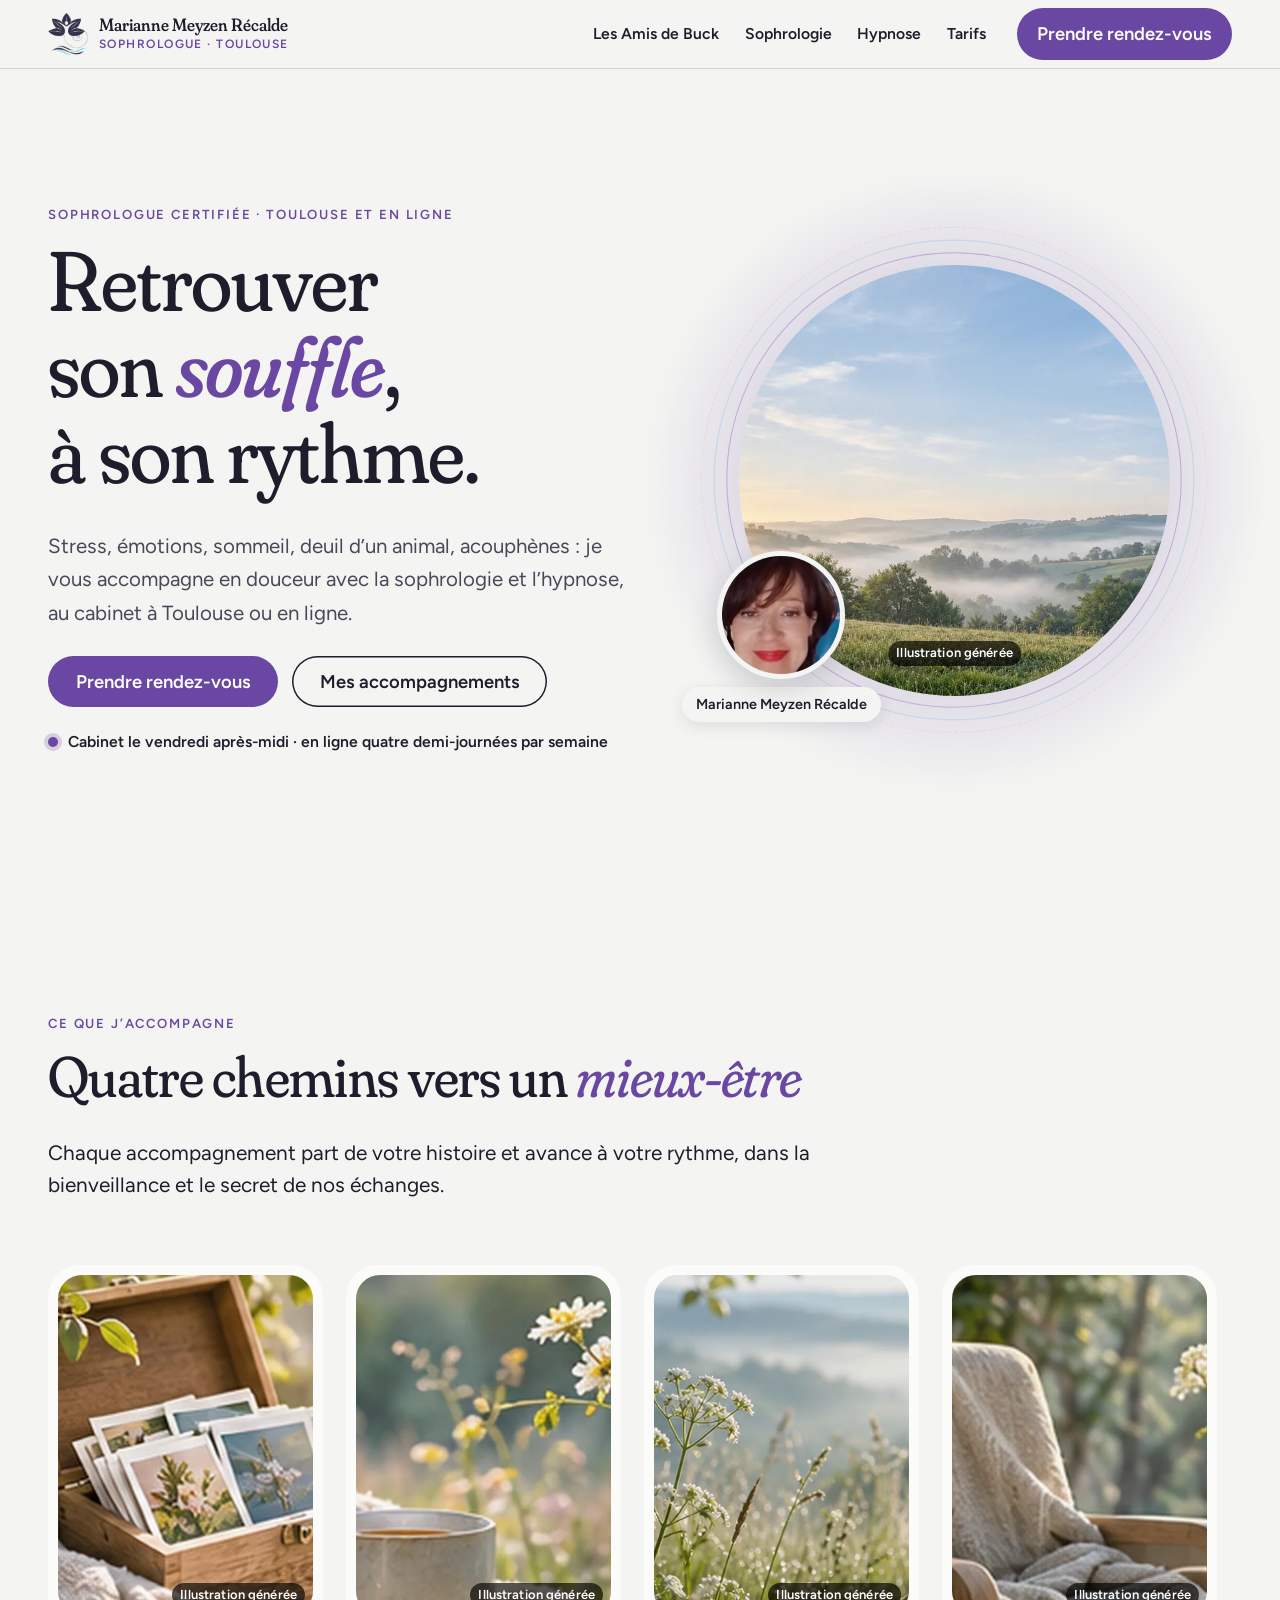
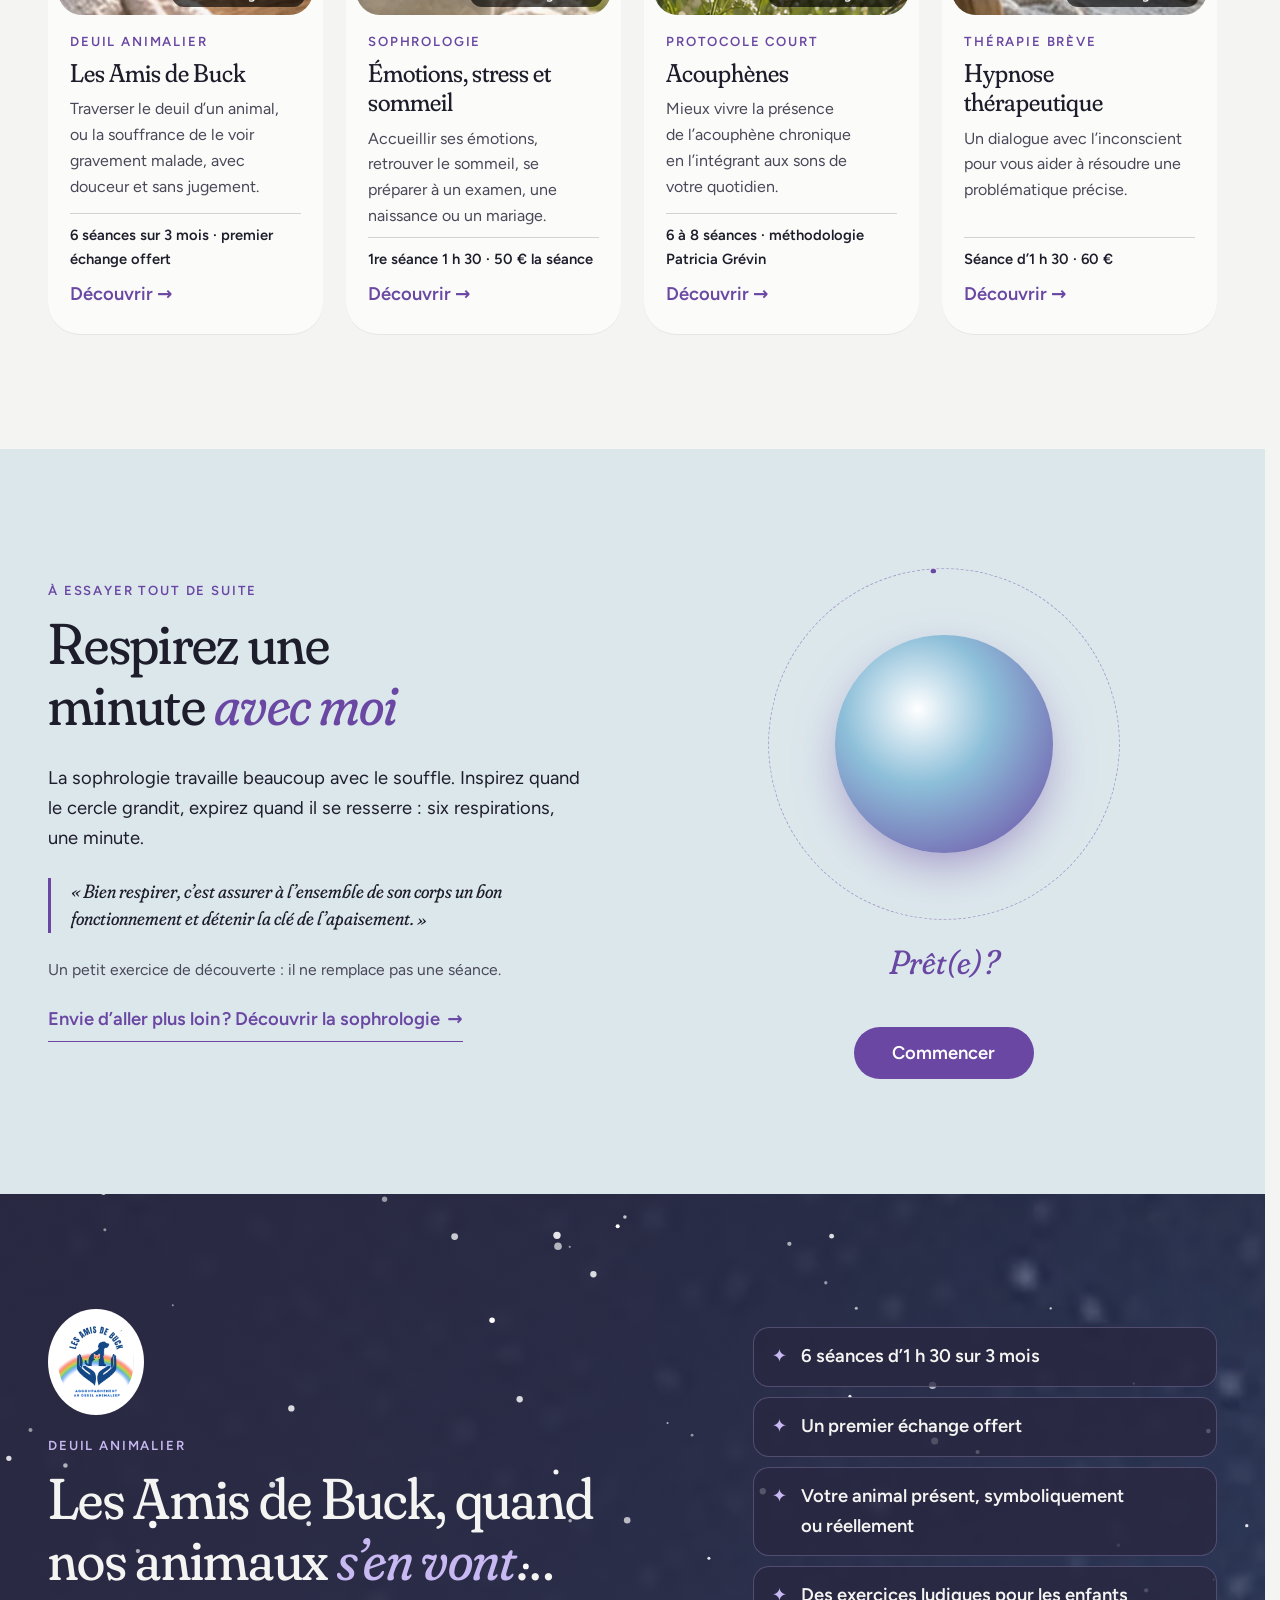
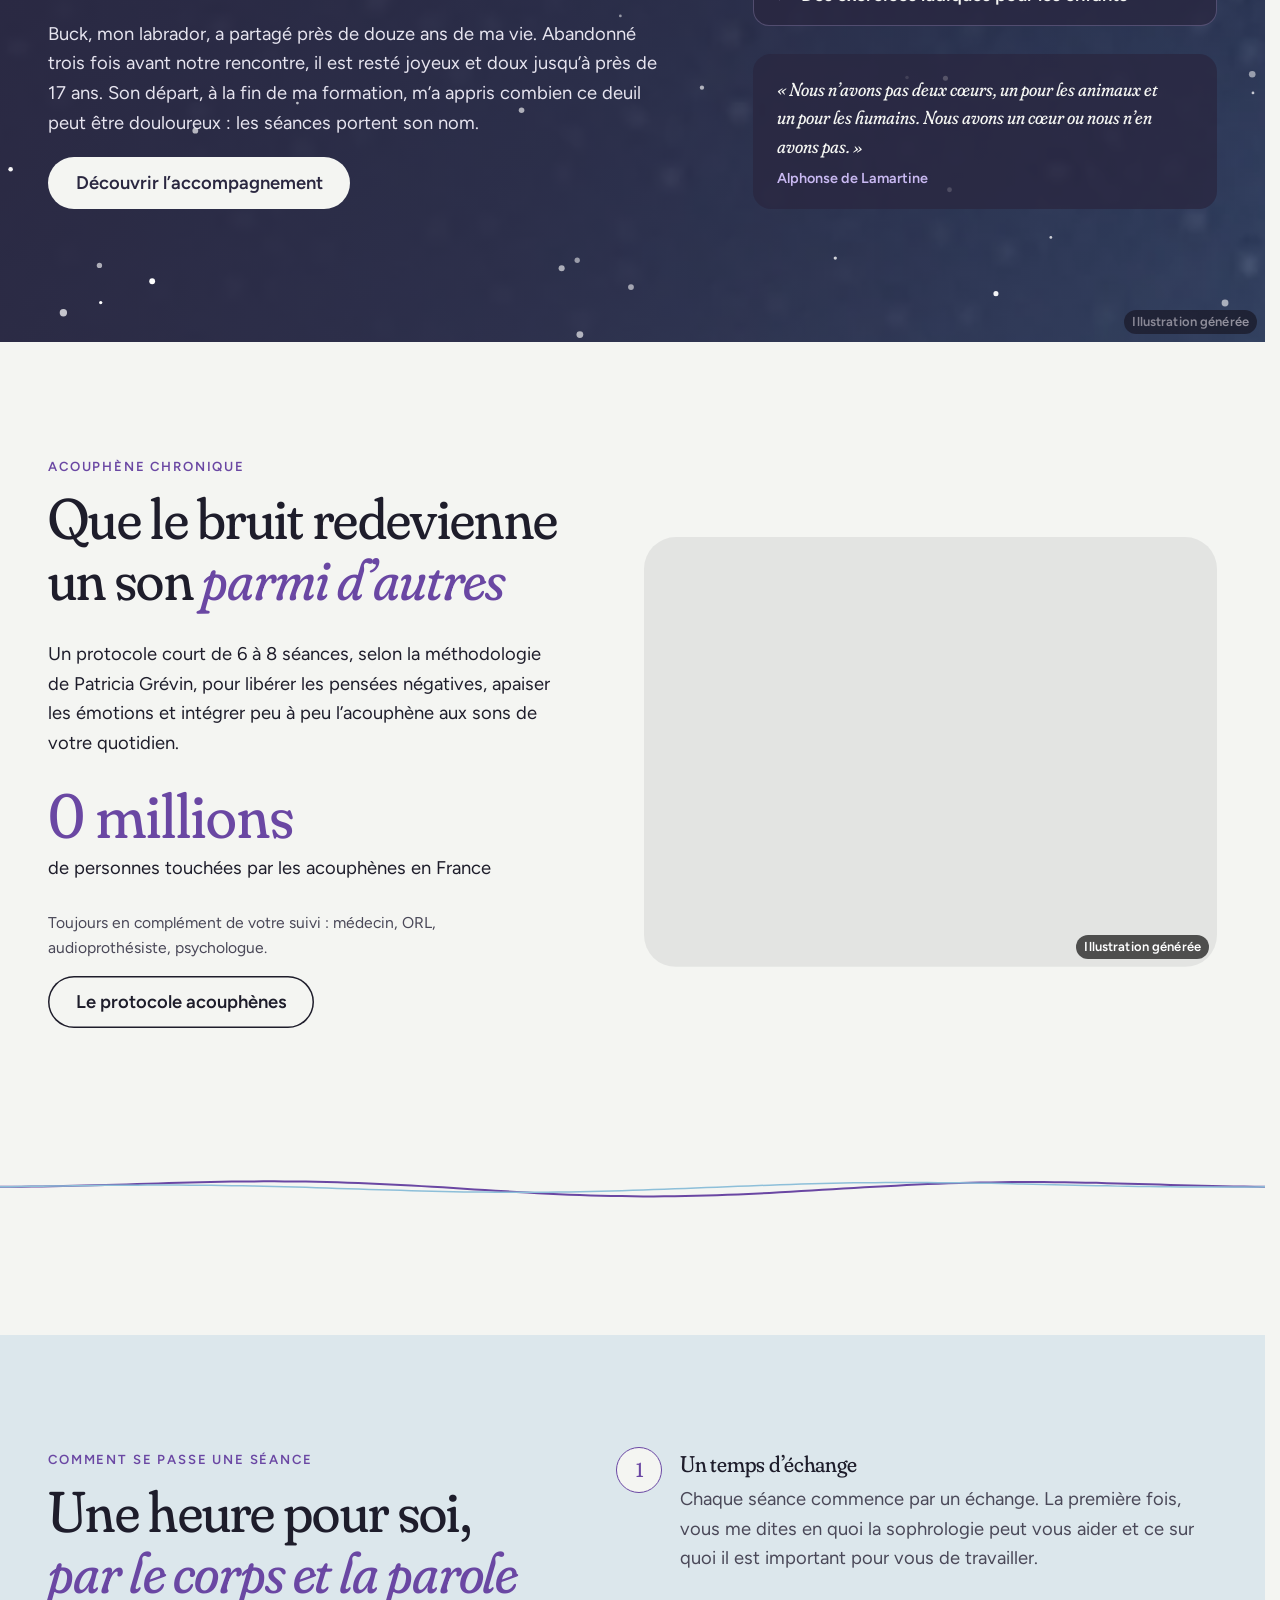
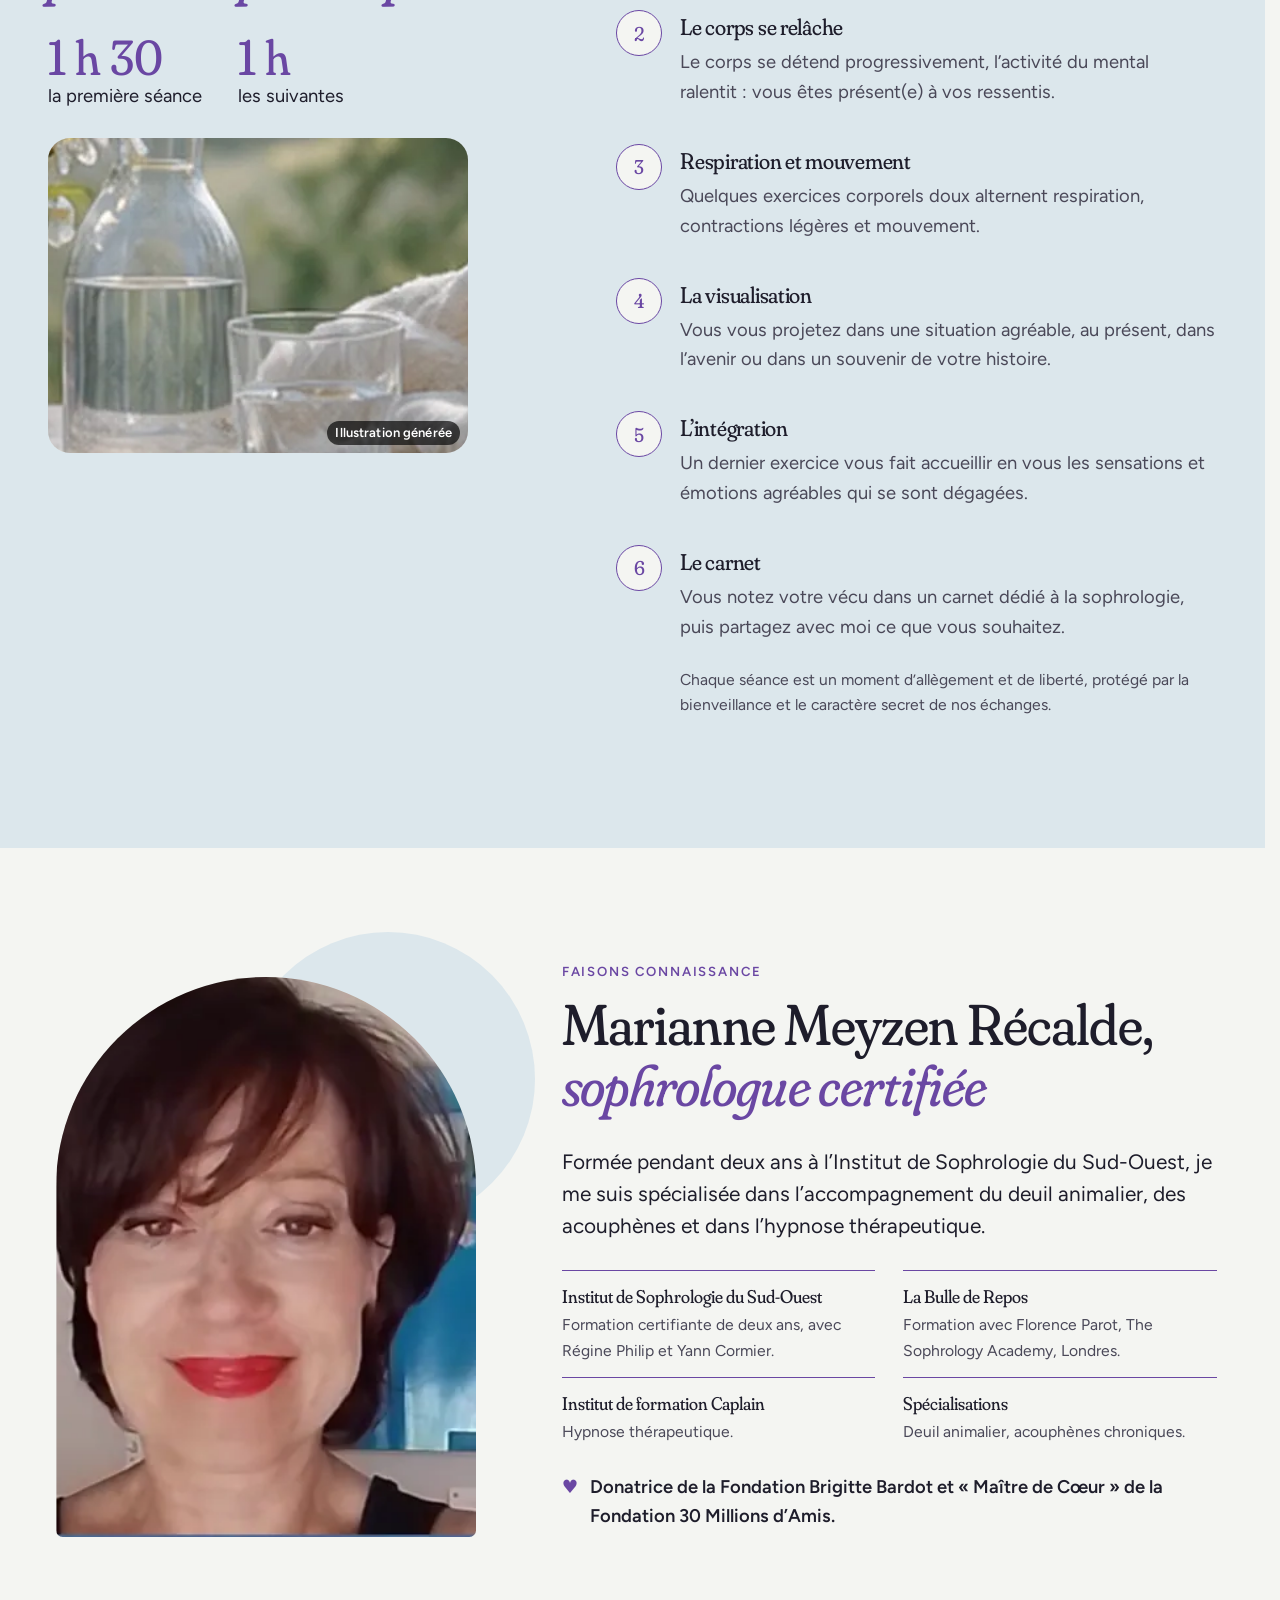
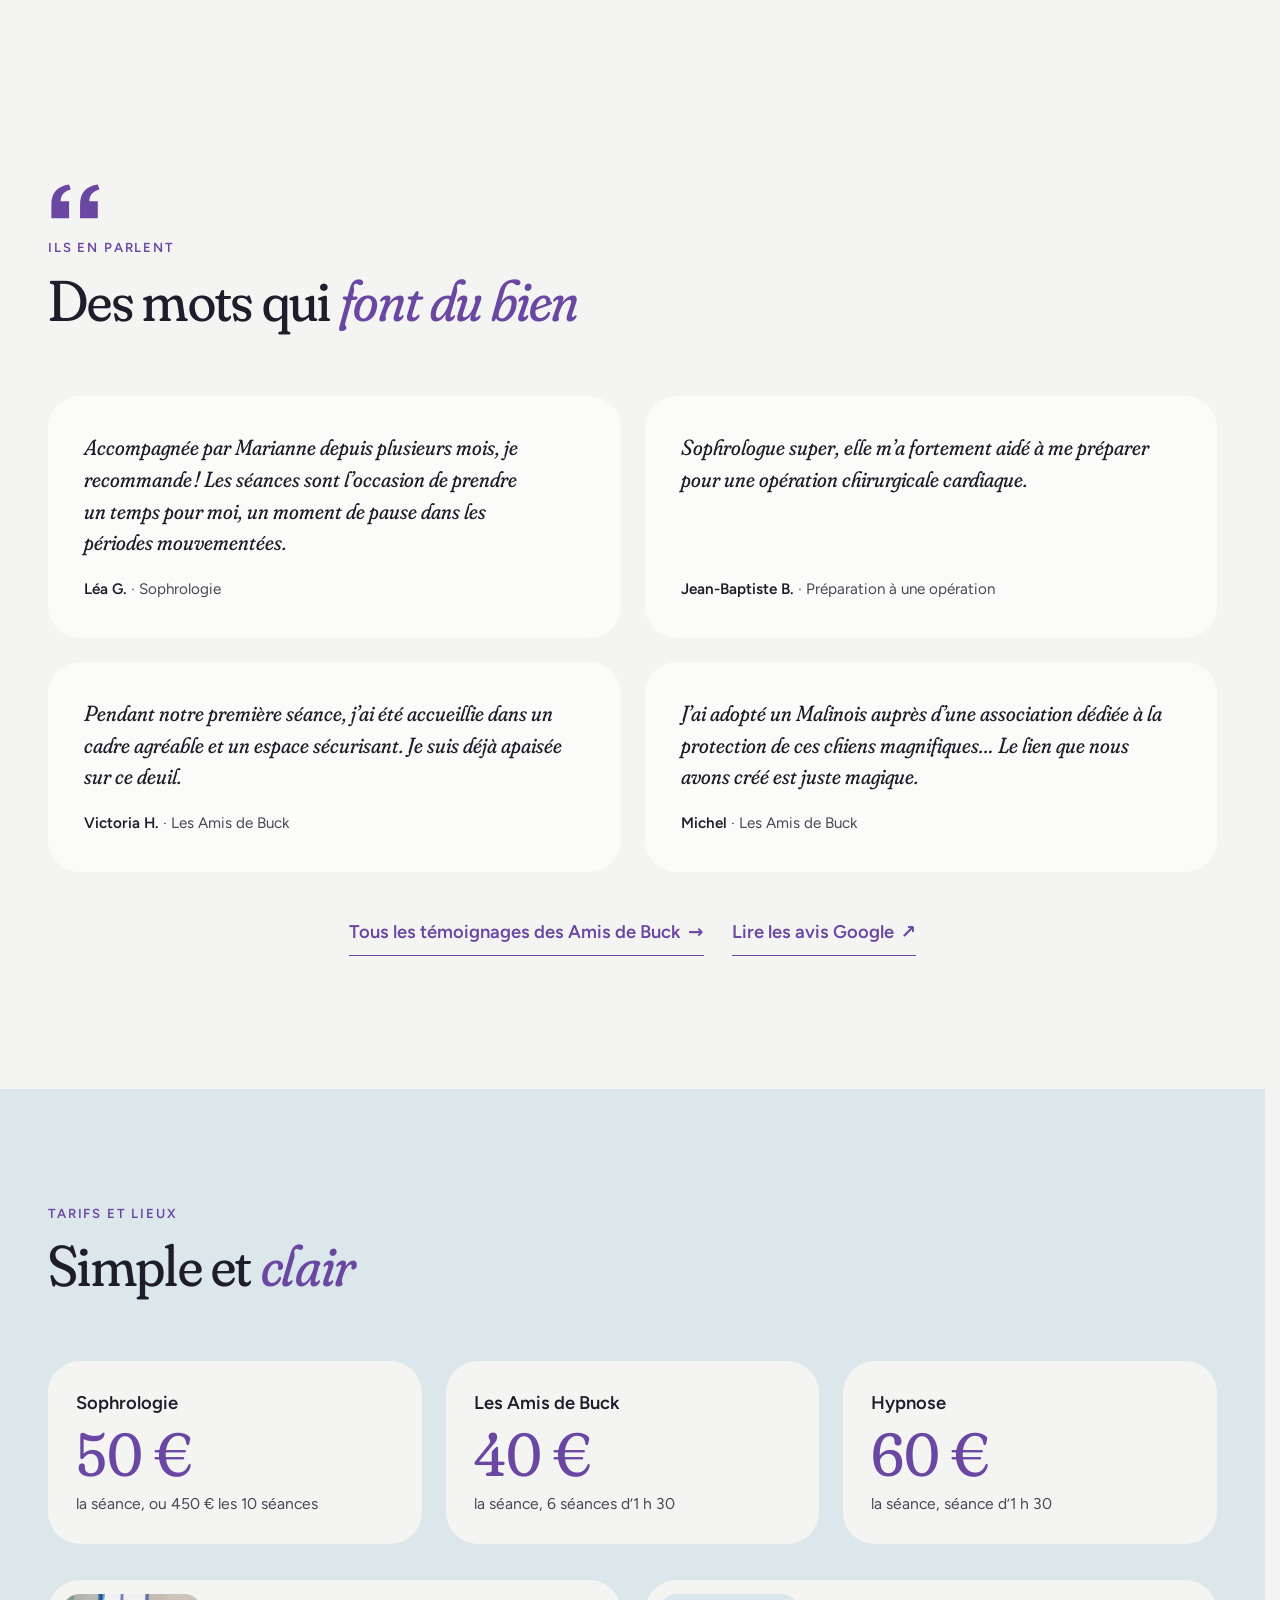
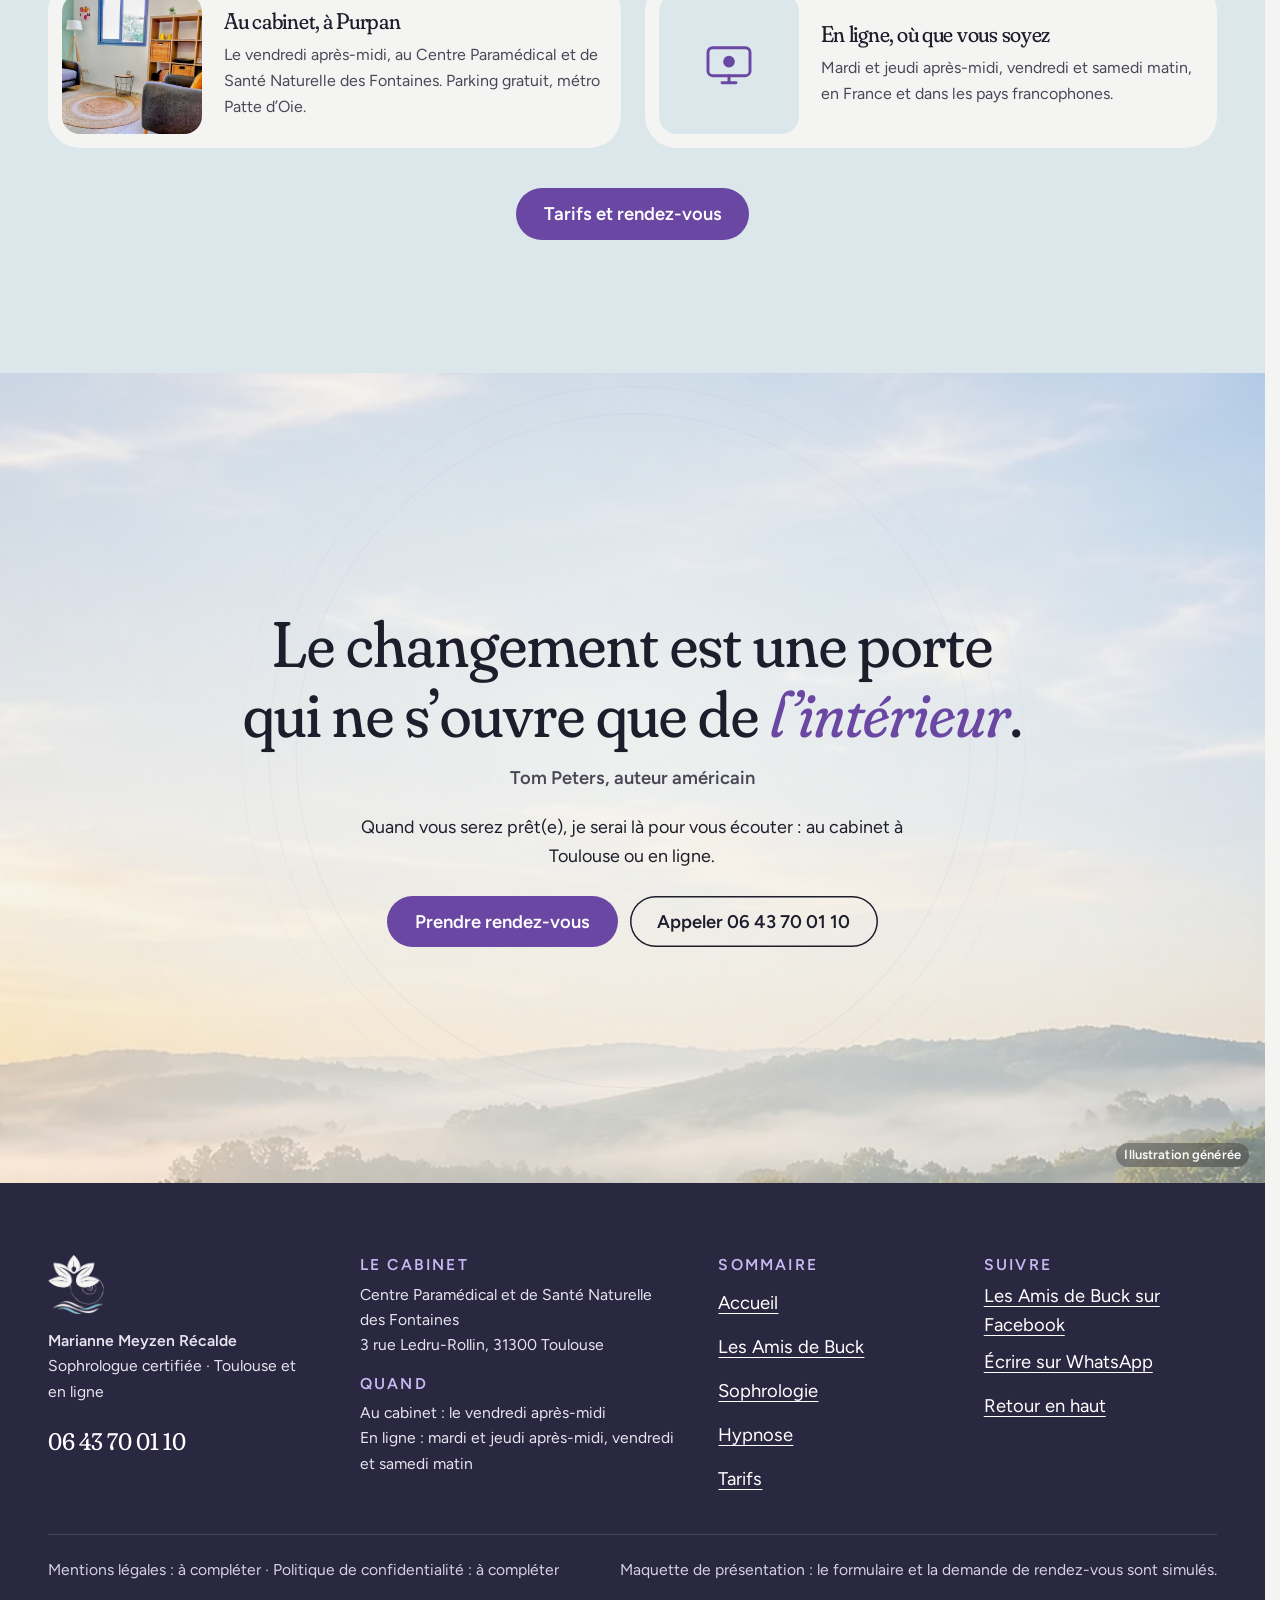
<file: index.html>
<!doctype html>
<html lang="fr" data-v="2" data-curseur>
<head>
<meta charset="utf-8">
<meta name="viewport" content="width=device-width, initial-scale=1, viewport-fit=cover">
<title>Marianne Meyzen Récalde, sophrologue à Toulouse et en ligne</title>
<meta name="description" content="Sophrologue certifiée à Toulouse (Purpan) et en ligne : stress et émotions, sommeil, deuil animalier avec Les Amis de Buck, acouphènes, hypnose thérapeutique.">
<meta name="robots" content="noindex, nofollow">
<link rel="canonical" href="https://sophrologue-toulouse-maquette.vercel.app/">
<style>:root{--fond:#F4F5F2;--texte:#1E1D2B;--voile-fond:#2A2740;--menu-fond:#2A2740}:root { --entete-h: 72px; --barres-h: 0px; } html { background: var(--fond); color: var(--texte); scrollbar-gutter: stable; } body { margin: 0; background: var(--fond); } html.js:not(.secours):not([data-arrivee="retour"]) [data-anime] { opacity: 0; } html.js:not(.secours):not([data-arrivee="retour"]) [data-anime].vu { opacity: 1; } [data-voile] { position: fixed; inset: 0; z-index: 900; background: var(--voile-fond); transform: translateY(100%); visibility: hidden; pointer-events: none; } html[data-arrivee="voile"]:not(.voile-leve):not(.secours) [data-voile] { transform: none; visibility: visible; } html.secours [data-voile] { visibility: hidden !important; } .ouverture-panneau { position: fixed; inset: 0; z-index: 850; display: none; place-content: center; justify-items: center; background: var(--ouverture-fond, var(--voile-fond)); color: var(--fond); text-align: center; } html.js[data-arrivee="intro"]:not(.secours):not(.intro-finie) .ouverture-panneau { display: grid; } html.defilement-bloque, html.defilement-bloque body, html.js[data-arrivee="intro"]:not(.secours):not(.intro-finie), html.js[data-arrivee="intro"]:not(.secours):not(.intro-finie) body, html[data-arrivee="voile"]:not(.voile-leve):not(.secours), html[data-arrivee="voile"]:not(.voile-leve):not(.secours) body { overflow: hidden; } html.js[data-arrivee="intro"]:not(.secours):not(.intro-finie) { background-color: var(--ouverture-fond, var(--voile-fond)); } html[data-arrivee="voile"]:not(.voile-leve):not(.secours) { background-color: var(--voile-fond); }</style>
<script>(function () {
var d = document.documentElement, ss = null, ls = null;
try { ss = window.sessionStorage; ls = window.localStorage; } catch (e) {}
d.classList.add('js');
var nav = performance.getEntriesByType ? performance.getEntriesByType('navigation')[0] : null;
var type = nav ? nav.type : 'navigate';
var depart = null;
try { depart = JSON.parse(ss.getItem('socle:depart') || 'null'); ss.removeItem('socle:depart'); } catch (e) {}
if (depart && !(Date.now() - depart.t < 15000)) depart = null;
var mode = type === 'back_forward' ? 'retour' : type === 'reload' ? 'intro' : depart ? 'voile' : 'intro';
d.setAttribute('data-arrivee', mode);
if (mode === 'voile' && depart.couleur) d.style.setProperty('--voile-fond', depart.couleur);
if (type === 'reload' && 'scrollRestoration' in history) {
history.scrollRestoration = 'manual';
}
try {
var choisie = ls && ls.getItem('socle:langue');
var langue = (d.lang || '').slice(0, 2);
if (choisie && choisie !== langue && type === 'navigate' && !depart) {
var alt = document.querySelector('link[rel="alternate"][hreflang="' + choisie + '"]');
if (alt) location.replace(new URL(alt.href).pathname + location.search + location.hash);
}
} catch (e) {}
setTimeout(function () { if (!d.classList.contains('demarre')) d.classList.add('secours'); }, 2000);
})();</script>
<link rel="preload" href="/assets/polices/fraunces.woff2" as="font" type="font/woff2" crossorigin>
<link rel="preload" href="/assets/polices/fraunces-italique.woff2" as="font" type="font/woff2" crossorigin>
<link rel="preload" href="/assets/polices/figtree-400.woff2" as="font" type="font/woff2" crossorigin>
<link rel="stylesheet" href="/assets/css/socle.css?v=2">
<link rel="stylesheet" href="/assets/css/site.css?v=2">
<link rel="modulepreload" href="/assets/js/site.js?v=2">
<link rel="modulepreload" href="/assets/js/socle/index.js?v=2">
<script src="/assets/vendor/gsap.min.js" defer></script>
<script src="/assets/vendor/ScrollTrigger.min.js" defer></script>
<script src="/assets/vendor/SplitText.min.js" defer></script>
<script type="module" src="/assets/js/site.js?v=2"></script>
<meta name="theme-color" content="#F4F5F2">
<link rel="icon" href="/assets/images/favicon.png" type="image/png">
<link rel="apple-touch-icon" href="/assets/images/apple-touch-icon.png">
<meta property="og:type" content="website">
<meta property="og:site_name" content="Marianne Meyzen Récalde">
<meta property="og:locale" content="fr_FR">
<meta property="og:title" content="Marianne Meyzen Récalde, sophrologue à Toulouse et en ligne">
<meta property="og:description" content="Sophrologue certifiée à Toulouse (Purpan) et en ligne : stress et émotions, sommeil, deuil animalier avec Les Amis de Buck, acouphènes, hypnose thérapeutique.">
<meta property="og:url" content="https://sophrologue-toulouse-maquette.vercel.app/">
<meta property="og:image" content="https://sophrologue-toulouse-maquette.vercel.app/assets/partage/accueil-fr.jpg">
<meta property="og:image:width" content="1200">
<meta property="og:image:height" content="630">
<meta property="og:image:alt" content="Marianne Meyzen Récalde, sophrologue : retrouver son souffle, à son rythme">
<meta name="twitter:card" content="summary_large_image">
<script type="application/ld+json">{"@context":"https://schema.org","@type":"HealthAndBeautyBusiness","name":"Marianne Meyzen Récalde, sophrologue","url":"https://sophrologue-toulouse-maquette.vercel.app/","telephone":"+33643700110","description":"Sophrologue certifiée à Toulouse et en ligne : gestion du stress et des émotions, deuil animalier (Les Amis de Buck), acouphènes, hypnose thérapeutique.","address":{"@type":"PostalAddress","streetAddress":"3 rue Ledru-Rollin","postalCode":"31300","addressLocality":"Toulouse","addressCountry":"FR"},"sameAs":["https://facebook.com/deuilanimalierlesamisdeBuck"]}</script>
</head>
<body id="haut">
<div data-voile data-forme="iris" aria-hidden="true"><div class="voile-contenu"><img src="/assets/images/logo-240.webp" alt="" width="56" height="59"><span data-voile-libelle>Accueil</span></div></div>
<div class="ouverture-panneau" data-ouverture aria-hidden="true">
  <div class="intro-scene">
    <span class="intro-anneau"></span><span class="intro-anneau"></span>
    <div class="intro-disque" data-ouverture-objet><img src="/assets/images/logo-240.webp" alt="" width="72" height="75"></div>
  </div>
  <p class="intro-mots"><span class="intro-mot intro-mot--in">Inspirez</span><span class="intro-mot intro-mot--ex">Expirez</span></p>
  <p class="ouverture-nom">Marianne Meyzen Récalde<span>Sophrologue à Toulouse</span></p>
</div>
<a class="evitement" href="#contenu">Aller au contenu</a>
<header data-entete>
  <div class="entete-rangee">
    <a class="entete-logo" href="/" data-libelle="Accueil" aria-current="page">
      <img src="/assets/images/logo-240.webp" alt="" width="40" height="42"><span class="entete-nom">Marianne Meyzen Récalde<small>Sophrologue · Toulouse</small></span>
    </a>
    <nav data-nav aria-label="Navigation principale">
      <ul><li><a href="/les-amis-de-buck" data-libelle="Les Amis de Buck">Les Amis de Buck</a></li><li><a href="/sophrologie" data-libelle="Sophrologie">Sophrologie</a></li><li><a href="/hypnose" data-libelle="Hypnose">Hypnose</a></li><li><a href="/rendez-vous" data-libelle="Tarifs">Tarifs</a></li></ul>
    </nav>
    <div class="entete-actions">
      <a class="bouton" href="/rendez-vous#choisir" data-libelle="Tarifs">Prendre rendez-vous</a>
      <button type="button" data-menu-bouton aria-controls="menu" aria-expanded="false" data-libelle-ouvrir="Menu" data-libelle-fermer="Fermer"><span data-libelle-bouton>Menu</span></button>
      <a class="menu-sansjs" href="#menu" data-menu-lien>Menu</a>
    </div>
  </div>
</header>
<script>/* Avant le premier affichage : rangées de la navigation (même règle que ajusterNav dans assets/js/socle/entete.js)
   et hauteur réelle de l'en-tête, pour que rien ne saute quand le JavaScript du site prend la main. */
(function () {
  var h = document.documentElement, u = document.querySelector('[data-nav] ul'), e = document.querySelector('[data-entete]');
  if (u) {
    var deborde = function () { return u.scrollWidth > u.clientWidth + 1; }, c = deborde();
    if (c && window.matchMedia('(min-width: 900px)').matches) {
      h.classList.add('nav-deux-rangees'); c = deborde();
      if (c) { h.classList.add('nav-deux-lignes'); var a = u.querySelector('a'); c = !a || u.getBoundingClientRect().height > a.getBoundingClientRect().height * 2.5; }
      if (c) h.classList.remove('nav-deux-rangees', 'nav-deux-lignes');
    }
    if (c) h.classList.add('nav-compacte');
  }
  if (e) h.style.setProperty('--entete-h', Math.round(e.getBoundingClientRect().height) + 'px');
})();</script>
<span id="menu-ferme" aria-hidden="true"></span>
<div id="menu" data-menu role="dialog" aria-modal="true" aria-label="Menu">
  <p class="menu-sansjs-fermer"><a href="#menu-ferme">Fermer</a></p>
  <ul><li style="--i:0"><a href="/" class="menu-lien" data-libelle="Accueil" aria-current="page"><span>Accueil</span><small>Retrouver son souffle</small></a></li><li style="--i:1"><a href="/les-amis-de-buck" class="menu-lien" data-libelle="Les Amis de Buck"><span>Les Amis de Buck</span><small>Deuil animalier</small></a></li><li style="--i:2"><a href="/sophrologie" class="menu-lien" data-libelle="Sophrologie"><span>Sophrologie</span><small>Émotions, stress, sommeil, acouphènes</small></a></li><li style="--i:3"><a href="/hypnose" class="menu-lien" data-libelle="Hypnose"><span>Hypnose</span><small>Thérapie brève</small></a></li><li style="--i:4"><a href="/rendez-vous" class="menu-lien" data-libelle="Tarifs"><span>Tarifs</span><small>Tarifs, cabinet, rendez-vous</small></a></li></ul>
  <div class="menu-contact">
    <p class="menu-actions"><a class="bouton" href="tel:+33643700110">Appeler 06 43 70 01 10</a><a class="bouton bouton--contour" href="https://calendar.app.google/daQRq3HRKrpuS9pt7" target="_blank" rel="noopener">Réserver au cabinet <span aria-hidden="true">↗</span><span class="visuellement-cache"> (nouvel onglet)</span></a></p>
    <p class="menu-horaires">Au cabinet : le vendredi après-midi<br>En ligne : mardi et jeudi après-midi, vendredi et samedi matin</p>
  </div>
</div>
<main id="contenu" tabindex="-1">
<section class="hero" id="debut">
  <div class="hero-texte">
    <p class="surtitre hero-sur" data-anime="gsap">Sophrologue certifiée · Toulouse et en ligne</p>
    <h1 class="hero-titre" data-anime="gsap">
      <span class="ligne-masque"><span class="hero-ligne">Retrouver</span></span>
      <span class="ligne-masque"><span class="hero-ligne" data-grille="typo">son <em>souffle</em>,</span></span>
      <span class="ligne-masque"><span class="hero-ligne">à son rythme.</span></span>
    </h1>
    <p class="hero-intro masque-ecran-tres-bas" data-anime="gsap">Stress, émotions, sommeil, deuil d’un animal, acouphènes : je vous accompagne en douceur avec la sophrologie et l’hypnose, au cabinet à Toulouse ou en ligne.</p>
    <div class="hero-actions" data-anime="gsap">
      <a href="/rendez-vous#choisir" class="bouton" data-libelle="Tarifs" data-action-principale data-survol="magnetique">Prendre rendez-vous</a>
      <a class="bouton bouton--contour" href="#accompagnements">Mes accompagnements</a>
    </div>
    <p class="hero-info" data-info-cle data-anime="gsap"><span class="point-vert" aria-hidden="true"></span>Cabinet le vendredi après-midi · en ligne quatre demi-journées par semaine</p>
  </div>
  <div class="hero-visuel">
    <span class="aura" aria-hidden="true"></span>
    <div class="souffle" data-effet="souffle" aria-hidden="true"><span></span><span></span><span></span></div>
    <figure class="media souffle-media" data-grok data-iris-centre="disque" style="--cadrage:50% 50%">
  <picture>
    <img src="/assets/images/grok/accueil-souffle-1280.webp" srcset="/assets/images/grok/accueil-souffle-640.webp 640w, /assets/images/grok/accueil-souffle-960.webp 960w, /assets/images/grok/accueil-souffle-1280.webp 1280w" sizes="(max-width: 760px) 80vw, 42vw" alt="Ciel clair du matin au-dessus de collines dans la brume" width="1280" height="1280" fetchpriority="high" loading="eager" decoding="async">
  </picture><figcaption class="mention-ia">Illustration générée</figcaption>
</figure>
    <figure class="medaillon" data-anime="gsap">
      <figure class="media medaillon-media" style="--cadrage:50% 30%">
  <picture>
    <img src="/assets/images/marianne-576.webp" srcset="/assets/images/marianne-320.webp 320w, /assets/images/marianne-480.webp 480w, /assets/images/marianne-576.webp 576w" sizes="120px" alt="Marianne Meyzen Récalde, sophrologue, souriante" width="576" height="768" loading="lazy" decoding="async">
  </picture>
</figure>
      <figcaption>Marianne Meyzen Récalde</figcaption>
    </figure>
  </div>
</section>
<section class="section accompagnements" id="accompagnements">
  <div class="conteneur">
    <div class="tete-section">
      <p class="surtitre" data-anime>Ce que j’accompagne</p>
      <h2 data-anime="lignes">Quatre chemins vers un <em>mieux-être</em></h2>
      <p class="chapo" data-anime>Chaque accompagnement part de votre histoire et avance à votre rythme, dans la bienveillance et le secret de nos échanges.</p>
    </div>
    <p class="glisser" aria-hidden="true">Faites glisser →</p>
    <div class="rangee" data-galerie tabindex="0" role="region" aria-label="Ce que j’accompagne">
    <ul class="cartes-acc" data-anime="cascade">
      <li class="carte-acc" data-survol="incline" data-survol-force="4">
        <a href="/les-amis-de-buck" data-libelle="Les Amis de Buck" class="carte-acc-lien">
          <figure class="media carte-acc-media" data-grok data-fx="zoom" style="--cadrage:50% 50%">
  <picture>
    <img src="/assets/images/grok/buck-souvenirs-960.webp" srcset="/assets/images/grok/buck-souvenirs-480.webp 480w, /assets/images/grok/buck-souvenirs-640.webp 640w, /assets/images/grok/buck-souvenirs-960.webp 960w" sizes="(max-width: 760px) 86vw, (max-width: 1100px) 45vw, 22vw" alt="Une boîte en bois pleine de photos souvenirs, posée sur un plaid au soleil" width="960" height="1200" loading="lazy" decoding="async">
  </picture><figcaption class="mention-ia">Illustration générée</figcaption>
</figure>
          <span class="carte-acc-corps">
            <span class="surtitre">Deuil animalier</span>
            <span class="carte-acc-titre">Les Amis de Buck</span>
            <span class="carte-acc-texte">Traverser le deuil d’un animal, ou la souffrance de le voir gravement malade, avec douceur et sans jugement.</span>
            <span class="carte-acc-repere">6 séances sur 3 mois · premier échange offert</span>
            <span class="carte-acc-plus">Découvrir <span aria-hidden="true">→</span></span>
          </span>
        </a>
      </li><li class="carte-acc" data-survol="incline" data-survol-force="4">
        <a href="/sophrologie#domaines" data-libelle="Sophrologie" class="carte-acc-lien">
          <figure class="media carte-acc-media" data-grok data-fx="zoom" style="--cadrage:50% 50%">
  <picture>
    <img src="/assets/images/grok/carte-emotions-784.webp" srcset="/assets/images/grok/carte-emotions-480.webp 480w, /assets/images/grok/carte-emotions-640.webp 640w, /assets/images/grok/carte-emotions-784.webp 784w" sizes="(max-width: 760px) 86vw, (max-width: 1100px) 45vw, 22vw" alt="Une tasse et un plaid près de fleurs des champs, dans la lumière du matin" width="784" height="1176" loading="lazy" decoding="async">
  </picture><figcaption class="mention-ia">Illustration générée</figcaption>
</figure>
          <span class="carte-acc-corps">
            <span class="surtitre">Sophrologie</span>
            <span class="carte-acc-titre">Émotions, stress et sommeil</span>
            <span class="carte-acc-texte">Accueillir ses émotions, retrouver le sommeil, se préparer à un examen, une naissance ou un mariage.</span>
            <span class="carte-acc-repere">1re séance 1 h 30 · 50 € la séance</span>
            <span class="carte-acc-plus">Découvrir <span aria-hidden="true">→</span></span>
          </span>
        </a>
      </li><li class="carte-acc" data-survol="incline" data-survol-force="4">
        <a href="/sophrologie#acouphenes" data-libelle="Sophrologie" class="carte-acc-lien">
          <figure class="media carte-acc-media" data-grok data-fx="zoom" style="--cadrage:50% 50%">
  <picture>
    <img src="/assets/images/grok/carte-acouphenes-784.webp" srcset="/assets/images/grok/carte-acouphenes-480.webp 480w, /assets/images/grok/carte-acouphenes-640.webp 640w, /assets/images/grok/carte-acouphenes-784.webp 784w" sizes="(max-width: 760px) 86vw, (max-width: 1100px) 45vw, 22vw" alt="Herbes hautes et fleurs sauvages couvertes de rosée, vallée dans la brume" width="784" height="1176" loading="lazy" decoding="async">
  </picture><figcaption class="mention-ia">Illustration générée</figcaption>
</figure>
          <span class="carte-acc-corps">
            <span class="surtitre">Protocole court</span>
            <span class="carte-acc-titre">Acouphènes</span>
            <span class="carte-acc-texte">Mieux vivre la présence de l’acouphène chronique en l’intégrant aux sons de votre quotidien.</span>
            <span class="carte-acc-repere">6 à 8 séances · méthodologie Patricia Grévin</span>
            <span class="carte-acc-plus">Découvrir <span aria-hidden="true">→</span></span>
          </span>
        </a>
      </li><li class="carte-acc" data-survol="incline" data-survol-force="4">
        <a href="/hypnose" data-libelle="Hypnose" class="carte-acc-lien">
          <figure class="media carte-acc-media" data-grok data-fx="zoom" style="--cadrage:50% 50%">
  <picture>
    <img src="/assets/images/grok/carte-hypnose-784.webp" srcset="/assets/images/grok/carte-hypnose-480.webp 480w, /assets/images/grok/carte-hypnose-640.webp 640w, /assets/images/grok/carte-hypnose-784.webp 784w" sizes="(max-width: 760px) 86vw, (max-width: 1100px) 45vw, 22vw" alt="Un fauteuil en lin et un plaid dans une pièce calme et lumineuse" width="784" height="1176" loading="lazy" decoding="async">
  </picture><figcaption class="mention-ia">Illustration générée</figcaption>
</figure>
          <span class="carte-acc-corps">
            <span class="surtitre">Thérapie brève</span>
            <span class="carte-acc-titre">Hypnose thérapeutique</span>
            <span class="carte-acc-texte">Un dialogue avec l’inconscient pour vous aider à résoudre une problématique précise.</span>
            <span class="carte-acc-repere">Séance d’1 h 30 · 60 €</span>
            <span class="carte-acc-plus">Découvrir <span aria-hidden="true">→</span></span>
          </span>
        </a>
      </li>
    </ul>
    </div>
  </div>
</section>
<section class="section respirer fond-ciel" id="respirer">
  <div class="conteneur respirer-grille">
    <div>
      <p class="surtitre" data-anime>À essayer tout de suite</p>
      <h2 data-anime="lignes">Respirez une minute <em>avec moi</em></h2>
      <p data-anime>La sophrologie travaille beaucoup avec le souffle. Inspirez quand le cercle grandit, expirez quand il se resserre : six respirations, une minute.</p>
      <blockquote class="petite-citation" data-anime><p>« Bien respirer, c’est assurer à l’ensemble de son corps un bon fonctionnement et détenir la clé de l’apaisement. »</p></blockquote>
      <p class="note" data-anime>Un petit exercice de découverte : il ne remplace pas une séance.</p>
      <p data-anime><a href="/sophrologie#techniques" class="lien-fleche" data-libelle="Sophrologie">Envie d’aller plus loin ? Découvrir la sophrologie <span aria-hidden="true">→</span></a></p>
    </div>
    <div class="respiration" data-effet="respiration" data-grille="manipuler" data-repos="Prêt(e) ?" data-inspirez="Inspirez" data-expirez="Expirez" data-fini="Merci" data-cycle="Respiration {n} sur 6">
      <div class="respiration-cercle" aria-hidden="true" data-visuel><span class="respiration-halo"></span><span class="respiration-disque"></span><svg class="respiration-progres" viewBox="0 0 100 100"><circle cx="50" cy="50" r="48" pathLength="100"/></svg></div>
      <p class="respiration-consigne" aria-live="polite"><span data-consigne>Prêt(e) ?</span><small data-compte>&nbsp;</small></p>
      <button type="button" class="bouton respiration-bouton" data-commencer="Commencer" data-arreter="Arrêter" aria-pressed="false">Commencer</button>
    </div>
  </div>
</section>
<section class="section buck-bande sombre" id="amis-de-buck">
  <figure class="media buck-bande-fond" data-grok data-fx="parallaxe" data-fx-force="8" style="--cadrage:50% 50%">
  <picture><source media="(max-width: 760px) and (orientation: portrait)" srcset="/assets/images/grok/buck-nuit-mobile-640.webp 640w" sizes="100vw">
    <img src="/assets/images/grok/buck-nuit-1280.webp" srcset="/assets/images/grok/buck-nuit-640.webp 640w, /assets/images/grok/buck-nuit-1280.webp 1280w, /assets/images/grok/buck-nuit-1920.webp 1920w" sizes="100vw" alt="" width="1280" height="854" loading="lazy" decoding="async">
  </picture><figcaption class="mention-ia">Illustration générée</figcaption>
</figure>
  <svg class="etoiles" viewBox="0 0 100 62" preserveAspectRatio="xMidYMid slice" aria-hidden="true" data-effet="etoiles"><circle cx="49.04" cy="34.77" r="0.11" style="--i:0"/><circle cx="24.40" cy="27.48" r="0.19" style="--i:1"/><circle cx="7.86" cy="54.49" r="0.21" style="--i:2"/><circle cx="41.08" cy="17.64" r="0.25" style="--i:3"/><circle cx="65.74" cy="4.75" r="0.19" style="--i:4"/><circle cx="23.51" cy="41.66" r="0.11" style="--i:5"/><circle cx="56.04" cy="30.21" r="0.12" style="--i:6"/><circle cx="5.01" cy="58.23" r="0.29" style="--i:7"/><circle cx="12.08" cy="27.54" r="0.29" style="--i:8"/><circle cx="18.91" cy="25.99" r="0.20" style="--i:9"/><circle cx="67.19" cy="17.41" r="0.12" style="--i:10"/><circle cx="98.56" cy="27.63" r="0.13" style="--i:11"/><circle cx="54.71" cy="20.48" r="0.11" style="--i:12"/><circle cx="77.28" cy="21.81" r="0.16" style="--i:13"/><circle cx="7.96" cy="57.43" r="0.13" style="--i:14"/><circle cx="88.41" cy="29.18" r="0.13" style="--i:15"/><circle cx="60.30" cy="24.91" r="0.25" style="--i:16"/><circle cx="65.28" cy="8.43" r="0.13" style="--i:17"/><circle cx="45.04" cy="5.59" r="0.09" style="--i:18"/><circle cx="41.23" cy="42.22" r="0.22" style="--i:19"/><circle cx="95.52" cy="20.15" r="0.18" style="--i:20"/><circle cx="49.58" cy="27.21" r="0.26" style="--i:21"/><circle cx="45.07" cy="27.24" r="0.14" style="--i:22"/><circle cx="23.67" cy="46.07" r="0.11" style="--i:23"/><circle cx="27.04" cy="47.53" r="0.27" style="--i:24"/><circle cx="96.84" cy="57.46" r="0.27" style="--i:25"/><circle cx="74.74" cy="39.70" r="0.20" style="--i:26"/><circle cx="2.41" cy="20.07" r="0.16" style="--i:27"/><circle cx="21.52" cy="24.40" r="0.23" style="--i:28"/><circle cx="73.72" cy="16.54" r="0.29" style="--i:29"/><circle cx="0.70" cy="22.31" r="0.21" style="--i:30"/><circle cx="44.11" cy="5.54" r="0.30" style="--i:31"/><circle cx="45.63" cy="54.08" r="0.21" style="--i:32"/><circle cx="46.91" cy="7.76" r="0.25" style="--i:33"/><circle cx="89.63" cy="16.40" r="0.09" style="--i:34"/><circle cx="15.44" cy="43.84" r="0.23" style="--i:35"/><circle cx="66.03" cy="53.91" r="0.13" style="--i:36"/><circle cx="83.06" cy="10.46" r="0.09" style="--i:37"/><circle cx="8.18" cy="1.30" r="0.20" style="--i:38"/><circle cx="83.07" cy="52.28" r="0.11" style="--i:39"/><circle cx="49.40" cy="3.23" r="0.14" style="--i:40"/><circle cx="48.83" cy="3.97" r="0.16" style="--i:41"/><circle cx="23.03" cy="18.36" r="0.25" style="--i:42"/><circle cx="13.66" cy="10.20" r="0.08" style="--i:43"/><circle cx="62.40" cy="5.35" r="0.17" style="--i:44"/><circle cx="10.90" cy="29.64" r="0.17" style="--i:45"/><circle cx="0.84" cy="46.89" r="0.18" style="--i:46"/><circle cx="73.89" cy="20.94" r="0.28" style="--i:47"/><circle cx="71.70" cy="39.63" r="0.14" style="--i:48"/><circle cx="35.94" cy="4.78" r="0.27" style="--i:49"/><circle cx="8.29" cy="4.24" r="0.12" style="--i:50"/><circle cx="30.40" cy="1.83" r="0.21" style="--i:51"/><circle cx="43.95" cy="23.39" r="0.20" style="--i:52"/><circle cx="90.61" cy="32.74" r="0.17" style="--i:53"/><circle cx="12.03" cy="55.74" r="0.23" style="--i:54"/><circle cx="49.88" cy="56.20" r="0.23" style="--i:55"/><circle cx="45.84" cy="59.96" r="0.27" style="--i:56"/><circle cx="41.57" cy="30.85" r="0.23" style="--i:57"/><circle cx="78.73" cy="56.72" r="0.20" style="--i:58"/><circle cx="98.99" cy="39.38" r="0.26" style="--i:59"/><circle cx="44.03" cy="4.68" r="0.29" style="--i:60"/><circle cx="55.49" cy="40.44" r="0.17" style="--i:61"/><circle cx="75.06" cy="48.51" r="0.19" style="--i:62"/><circle cx="44.40" cy="54.71" r="0.24" style="--i:63"/><circle cx="5.17" cy="22.88" r="0.18" style="--i:64"/><circle cx="99.05" cy="40.85" r="0.11" style="--i:65"/><circle cx="67.69" cy="10.45" r="0.12" style="--i:66"/><circle cx="52.77" cy="19.52" r="0.08" style="--i:67"/><circle cx="95.95" cy="31.90" r="0.09" style="--i:68"/><circle cx="38.90" cy="11.40" r="0.22" style="--i:69"/></svg>
  <div class="conteneur buck-bande-grille">
    <div class="buck-bande-texte">
      <img class="badge-buck" src="/assets/images/logo-amis-de-buck-240.webp" alt="Logo Les Amis de Buck" width="96" height="109" loading="lazy" data-anime>
      <p class="surtitre" data-anime>Deuil animalier</p>
      <h2 data-anime="lignes">Les Amis de Buck, quand nos animaux <em>s’en vont</em>…</h2>
      <p data-anime>Buck, mon labrador, a partagé près de douze ans de ma vie. Abandonné trois fois avant notre rencontre, il est resté joyeux et doux jusqu’à près de 17 ans. Son départ, à la fin de ma formation, m’a appris combien ce deuil peut être douloureux : les séances portent son nom.</p>
      <p data-anime><a href="/les-amis-de-buck" class="bouton bouton--clair" data-libelle="Les Amis de Buck" data-survol="magnetique">Découvrir l’accompagnement</a></p>
    </div>
    <div class="buck-bande-cote">
      <ul class="points-buck" data-anime="cascade">
        <li>6 séances d’1 h 30 sur 3 mois</li>
        <li>Un premier échange offert</li>
        <li>Votre animal présent, symboliquement ou réellement</li>
        <li>Des exercices ludiques pour les enfants</li>
      </ul>
      <blockquote class="citation-nuit" data-anime>
        <p>« Nous n’avons pas deux cœurs, un pour les animaux et un pour les humains. Nous avons un cœur ou nous n’en avons pas. »</p>
        <footer>Alphonse de Lamartine</footer>
      </blockquote>
    </div>
  </div>
</section>
<section class="section acouphenes" id="acouphenes">
  <div class="conteneur acouphenes-grille">
    <div class="acouphenes-texte">
      <p class="surtitre" data-anime>Acouphène chronique</p>
      <h2 data-anime="lignes">Que le bruit redevienne un son <em>parmi d’autres</em></h2>
      <p data-anime>Un protocole court de 6 à 8 séances, selon la méthodologie de Patricia Grévin, pour libérer les pensées négatives, apaiser les émotions et intégrer peu à peu l’acouphène aux sons de votre quotidien.</p>
      <p class="grand-chiffre" data-anime><strong><span data-compteur="8">8</span> millions</strong> de personnes touchées par les acouphènes en France</p>
      <p class="note" data-anime>Toujours en complément de votre suivi : médecin, ORL, audioprothésiste, psychologue.</p>
      <p data-anime><a href="/sophrologie#acouphenes" class="bouton bouton--contour" data-libelle="Sophrologie">Le protocole acouphènes</a></p>
    </div>
    <figure class="media acouphenes-media" data-grok data-anime="rideau" style="--cadrage:50% 50%">
  <picture>
    <img src="/assets/images/grok/acouphenes-eau-1280.webp" srcset="/assets/images/grok/acouphenes-eau-640.webp 640w, /assets/images/grok/acouphenes-eau-1280.webp 1280w, /assets/images/grok/acouphenes-eau-1920.webp 1920w" sizes="(max-width: 760px) 100vw, 55vw" alt="Surface d’un lac calme à l’aube, quelques ronds dans l’eau" width="1280" height="854" loading="lazy" decoding="async">
  </picture><figcaption class="mention-ia">Illustration générée</figcaption>
</figure>
  </div>
  <svg class="onde" viewBox="0 0 1200 160" preserveAspectRatio="none" aria-hidden="true" data-effet="onde-apaisee"><path d="M0 80 L1200 80"/><path class="onde-2" d="M0 80 L1200 80"/></svg>
</section>
<section class="section seance fond-ciel" id="seance">
  <div class="conteneur seance-grille">
    <div class="seance-tete">
      <p class="surtitre" data-anime>Comment se passe une séance</p>
      <h2 data-anime="lignes">Une heure pour soi, <em>par le corps et la parole</em></h2>
      <div class="durees" data-anime="cascade">
        <p><strong>1 h 30</strong> la première séance</p>
        <p><strong>1 h</strong> les suivantes</p>
      </div>
      <figure class="media seance-media masque-ecran-tres-bas" data-grok data-fx="parallaxe" style="--cadrage:50% 50%">
  <picture>
    <img src="/assets/images/grok/seance-eau-960.webp" srcset="/assets/images/grok/seance-eau-480.webp 480w, /assets/images/grok/seance-eau-640.webp 640w, /assets/images/grok/seance-eau-960.webp 960w" sizes="(max-width: 760px) 100vw, 30vw" alt="Un verre d’eau sur une table en bois clair, dans la lumière du matin" width="960" height="1200" loading="lazy" decoding="async">
  </picture><figcaption class="mention-ia">Illustration générée</figcaption>
</figure>
    </div>
    <div class="temps">
      <svg class="temps-fil" viewBox="0 0 4 600" preserveAspectRatio="none" aria-hidden="true" data-visuel data-fx="trace"><path d="M2 0 V600" fill="none" stroke="currentColor" stroke-width="2"/></svg>
      <ol class="temps-liste" data-anime="cascade">
        <li><span class="temps-num" aria-hidden="true">1</span><h3>Un temps d’échange</h3><p>Chaque séance commence par un échange. La première fois, vous me dites en quoi la sophrologie peut vous aider et ce sur quoi il est important pour vous de travailler.</p></li><li><span class="temps-num" aria-hidden="true">2</span><h3>Le corps se relâche</h3><p>Le corps se détend progressivement, l’activité du mental ralentit : vous êtes présent(e) à vos ressentis.</p></li><li><span class="temps-num" aria-hidden="true">3</span><h3>Respiration et mouvement</h3><p>Quelques exercices corporels doux alternent respiration, contractions légères et mouvement.</p></li><li><span class="temps-num" aria-hidden="true">4</span><h3>La visualisation</h3><p>Vous vous projetez dans une situation agréable, au présent, dans l’avenir ou dans un souvenir de votre histoire.</p></li><li><span class="temps-num" aria-hidden="true">5</span><h3>L’intégration</h3><p>Un dernier exercice vous fait accueillir en vous les sensations et émotions agréables qui se sont dégagées.</p></li><li><span class="temps-num" aria-hidden="true">6</span><h3>Le carnet</h3><p>Vous notez votre vécu dans un carnet dédié à la sophrologie, puis partagez avec moi ce que vous souhaitez.</p></li>
      </ol>
      <p class="note" data-anime>Chaque séance est un moment d’allègement et de liberté, protégé par la bienveillance et le caractère secret de nos échanges.</p>
    </div>
  </div>
</section>
<section class="section qui" id="qui">
  <div class="conteneur qui-grille">
    <div class="qui-portrait">
      <figure class="media qui-media" data-anime="rideau" style="--cadrage:50% 30%">
  <picture>
    <img src="/assets/images/marianne-576.webp" srcset="/assets/images/marianne-320.webp 320w, /assets/images/marianne-480.webp 480w, /assets/images/marianne-576.webp 576w" sizes="(max-width: 760px) 70vw, 28vw" alt="Marianne Meyzen Récalde, sophrologue, souriante" width="576" height="768" loading="lazy" decoding="async">
  </picture>
</figure>
      <span class="qui-cercle" aria-hidden="true" data-fx="vitesse" data-fx-force="4"></span>
    </div>
    <div>
      <p class="surtitre" data-anime>Faisons connaissance</p>
      <h2 data-anime="lignes">Marianne Meyzen Récalde, <em>sophrologue certifiée</em></h2>
      <p class="chapo" data-anime>Formée pendant deux ans à l’Institut de Sophrologie du Sud-Ouest, je me suis spécialisée dans l’accompagnement du deuil animalier, des acouphènes et dans l’hypnose thérapeutique.</p>
      <ul class="formations" data-anime="cascade">
        <li><strong>Institut de Sophrologie du Sud-Ouest</strong><span>Formation certifiante de deux ans, avec Régine Philip et Yann Cormier.</span></li><li><strong>La Bulle de Repos</strong><span>Formation avec Florence Parot, The Sophrology Academy, Londres.</span></li><li><strong>Institut de formation Caplain</strong><span>Hypnose thérapeutique.</span></li><li><strong>Spécialisations</strong><span>Deuil animalier, acouphènes chroniques.</span></li>
      </ul>
      <p class="engagements" data-anime><span aria-hidden="true">♥</span> Donatrice de la Fondation Brigitte Bardot et « Maître de Cœur » de la Fondation 30 Millions d’Amis.</p>
    </div>
  </div>
</section>
<section class="section temoignages" id="temoignages">
  <div class="conteneur">
    <div class="tete-section">
      <svg class="guillemet" viewBox="0 0 64 48" aria-hidden="true" data-visuel><path d="M4 44V28C4 14 11 6 25 4l2 6c-8 2-12 7-12 14h10v20H4Zm34 0V28c0-14 7-22 21-24l2 6c-8 2-12 7-12 14h10v20H38Z" fill="currentColor"/></svg>
      <p class="surtitre" data-anime>Ils en parlent</p>
      <h2 data-anime="lignes">Des mots qui <em>font du bien</em></h2>
    </div>
    <p class="glisser" aria-hidden="true">Faites glisser →</p>
    <div class="rangee" data-galerie tabindex="0" role="region" aria-label="Ils en parlent">
    <ul class="avis" data-anime="cascade">
      <li class="avis-carte"><blockquote><p>Accompagnée par Marianne depuis plusieurs mois, je recommande ! Les séances sont l’occasion de prendre un temps pour moi, un moment de pause dans les périodes mouvementées.</p><footer><strong>Léa G.</strong> · Sophrologie</footer></blockquote></li><li class="avis-carte"><blockquote><p>Sophrologue super, elle m’a fortement aidé à me préparer pour une opération chirurgicale cardiaque.</p><footer><strong>Jean-Baptiste B.</strong> · Préparation à une opération</footer></blockquote></li><li class="avis-carte"><blockquote><p>Pendant notre première séance, j’ai été accueillie dans un cadre agréable et un espace sécurisant. Je suis déjà apaisée sur ce deuil.</p><footer><strong>Victoria H.</strong> · Les Amis de Buck</footer></blockquote></li><li class="avis-carte"><blockquote><p>J’ai adopté un Malinois auprès d’une association dédiée à la protection de ces chiens magnifiques… Le lien que nous avons créé est juste magique.</p><footer><strong>Michel</strong> · Les Amis de Buck</footer></blockquote></li>
    </ul>
    </div>
    <p class="centre liens-duo" data-anime><a href="/les-amis-de-buck#temoignages" class="lien-fleche" data-libelle="Les Amis de Buck">Tous les témoignages des Amis de Buck <span aria-hidden="true">→</span></a><a class="lien-fleche" href="https://share.google/FnNHBPywux7ZwUBBL" target="_blank" rel="noopener">Lire les avis Google <span aria-hidden="true">↗</span><span class="visuellement-cache"> (nouvel onglet)</span></a></p>
  </div>
</section>
<section class="section pratique fond-ciel" id="pratique">
  <div class="conteneur">
    <div class="tete-section">
      <p class="surtitre" data-anime>Tarifs et lieux</p>
      <h2 data-anime="lignes">Simple et <em>clair</em></h2>
    </div>
    <ul class="prix-tuiles" data-anime="cascade">
      <li><span class="prix-nom">Sophrologie</span><strong class="prix" data-prix><span data-compteur="50">50</span> €</strong><span>la séance, ou 450 € les 10 séances</span></li>
      <li><span class="prix-nom">Les Amis de Buck</span><strong class="prix" data-prix><span data-compteur="40">40</span> €</strong><span>la séance, 6 séances d’1 h 30</span></li>
      <li><span class="prix-nom">Hypnose</span><strong class="prix" data-prix><span data-compteur="60">60</span> €</strong><span>la séance, séance d’1 h 30</span></li>
    </ul>
    <div class="lieux" data-anime="cascade">
      <div class="lieu">
        <figure class="media lieu-media" style="--cadrage:50% 50%">
  <picture>
    <img src="/assets/images/cabinet-1280.webp" srcset="/assets/images/cabinet-640.webp 640w, /assets/images/cabinet-960.webp 960w, /assets/images/cabinet-1280.webp 1280w" sizes="(max-width: 760px) 90vw, 20vw" alt="Le cabinet : deux fauteuils gris, un tapis rond et une étagère en bois clair" width="1280" height="960" loading="lazy" decoding="async">
  </picture>
</figure>
        <div><h3>Au cabinet, à Purpan</h3><p>Le vendredi après-midi, au Centre Paramédical et de Santé Naturelle des Fontaines. Parking gratuit, métro Patte d’Oie.</p></div>
      </div>
      <div class="lieu lieu--ligne">
        <span class="lieu-icone" aria-hidden="true"><svg viewBox="0 0 48 48"><rect x="6" y="10" width="36" height="24" rx="4" fill="none" stroke="currentColor" stroke-width="2.5"/><path d="M18 40h12M24 34v6" stroke="currentColor" stroke-width="2.5" stroke-linecap="round"/><circle cx="24" cy="22" r="5" fill="currentColor"/></svg></span>
        <div><h3>En ligne, où que vous soyez</h3><p>Mardi et jeudi après-midi, vendredi et samedi matin, en France et dans les pays francophones.</p></div>
      </div>
    </div>
    <p class="centre" data-anime><a href="/rendez-vous" class="bouton" data-libelle="Tarifs" data-survol="magnetique">Tarifs et rendez-vous</a></p>
  </div>
</section>
<section class="appel" id="appel">
  <figure class="media appel-media" data-grok data-fx="zoom" data-fx-force="12" style="--cadrage:50% 50%">
  <picture>
    <img src="/assets/images/grok/appel-aube-1280.webp" srcset="/assets/images/grok/appel-aube-640.webp 640w, /assets/images/grok/appel-aube-1280.webp 1280w, /assets/images/grok/appel-aube-1920.webp 1920w" sizes="100vw" alt="" width="1280" height="854" loading="lazy" decoding="async">
  </picture><figcaption class="mention-ia">Illustration générée</figcaption>
</figure>
  <div class="appel-contenu conteneur">
    <span class="appel-souffle" aria-hidden="true" data-effet="souffle-appel" data-grille="fil"><span></span><span></span><span></span></span>
    <blockquote class="appel-citation">
      <p class="appel-titre" data-anime="lignes">Le changement est une porte qui ne s’ouvre que de <em>l’intérieur</em>.</p>
      <footer data-anime>Tom Peters, auteur américain</footer>
    </blockquote>
    <p class="appel-texte" data-anime>Quand vous serez prêt(e), je serai là pour vous écouter : au cabinet à Toulouse ou en ligne.</p>
    <p class="appel-actions" data-anime>
      <a href="/rendez-vous#choisir" class="bouton" data-libelle="Tarifs" data-survol="magnetique">Prendre rendez-vous</a>
      <a class="bouton bouton--contour" href="tel:+33643700110" data-survol="magnetique">Appeler 06 43 70 01 10</a>
    </p>
  </div>
</section>
</main>
<footer class="pied" id="pied">
  <div class="conteneur pied-grille">
    <div class="pied-marque">
      <img src="/assets/images/logo-clair-240.webp" alt="" width="56" height="59" loading="lazy">
      <p><strong>Marianne Meyzen Récalde</strong><br>Sophrologue certifiée · Toulouse et en ligne</p>
      <p><a class="pied-tel" href="tel:+33643700110">06 43 70 01 10</a></p>
    </div>
    <div>
      <p class="pied-titre">Le cabinet</p>
      <p>Centre Paramédical et de Santé Naturelle des Fontaines<br>3 rue Ledru-Rollin, 31300 Toulouse</p>
      <p class="pied-titre">Quand</p>
      <p>Au cabinet : le vendredi après-midi<br>En ligne : mardi et jeudi après-midi, vendredi et samedi matin</p>
    </div>
    <nav aria-label="Sommaire">
      <p class="pied-titre">Sommaire</p>
      <ul><li><a href="/" data-libelle="Accueil" aria-current="page">Accueil</a></li><li><a href="/les-amis-de-buck" data-libelle="Les Amis de Buck">Les Amis de Buck</a></li><li><a href="/sophrologie" data-libelle="Sophrologie">Sophrologie</a></li><li><a href="/hypnose" data-libelle="Hypnose">Hypnose</a></li><li><a href="/rendez-vous" data-libelle="Tarifs">Tarifs</a></li></ul>
    </nav>
    <div>
      <p class="pied-titre">Suivre</p>
      <ul>
        <li><a href="https://facebook.com/deuilanimalierlesamisdeBuck" target="_blank" rel="noopener">Les Amis de Buck sur Facebook<span class="visuellement-cache"> (nouvel onglet)</span></a></li>
        <li><a href="https://api.whatsapp.com/send?phone=33643700110" target="_blank" rel="noopener">Écrire sur WhatsApp<span class="visuellement-cache"> (nouvel onglet)</span></a></li>
        <li><a href="#haut" data-sans-transition>Retour en haut</a></li>
      </ul>
    </div>
  </div>
  <div class="conteneur pied-bas"><p>Mentions légales : à compléter · Politique de confidentialité : à compléter</p><p>Maquette de présentation : le formulaire et la demande de rendez-vous sont simulés.</p></div>
</footer>
<div data-barre-fixe>
  <a class="bouton bouton--contour" href="tel:+33643700110">Appeler</a>
  <a class="bouton" href="/rendez-vous#choisir" data-libelle="Tarifs">Rendez-vous</a>
</div>
</body>
</html>
</file>
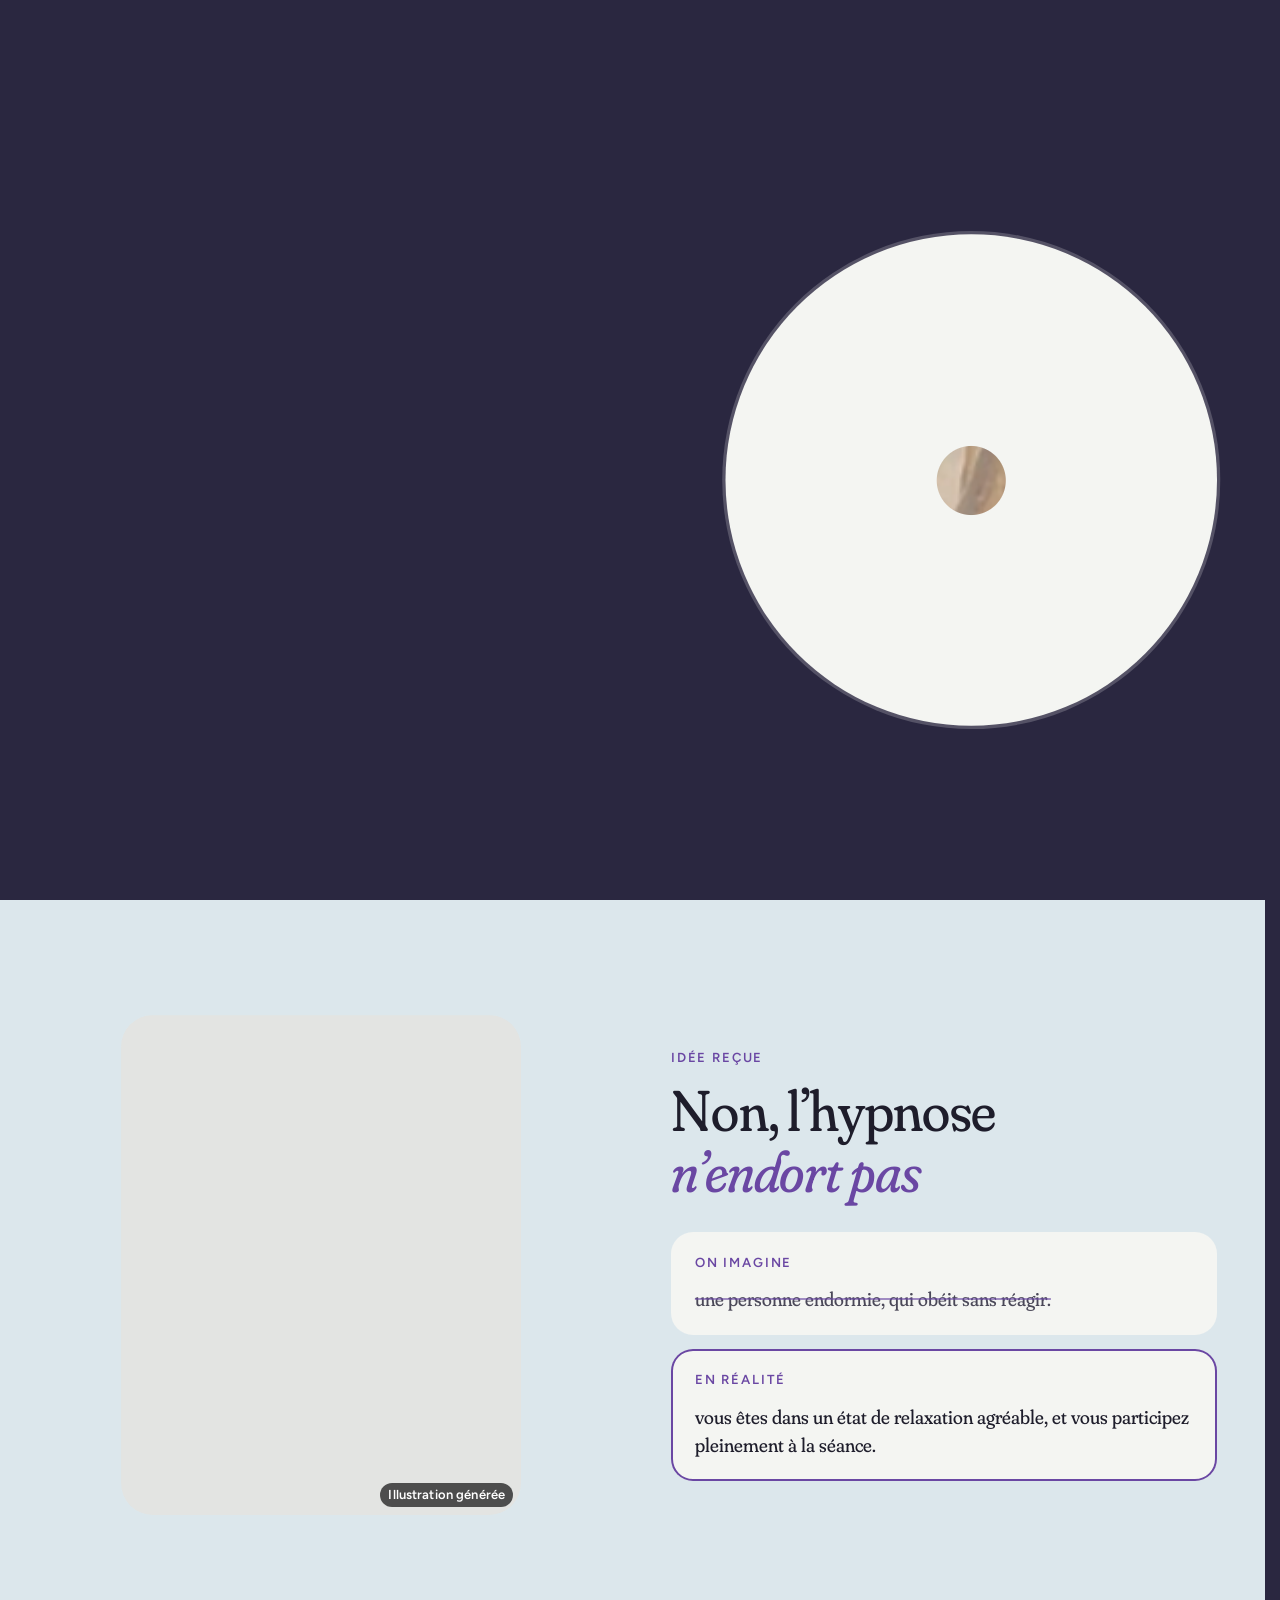
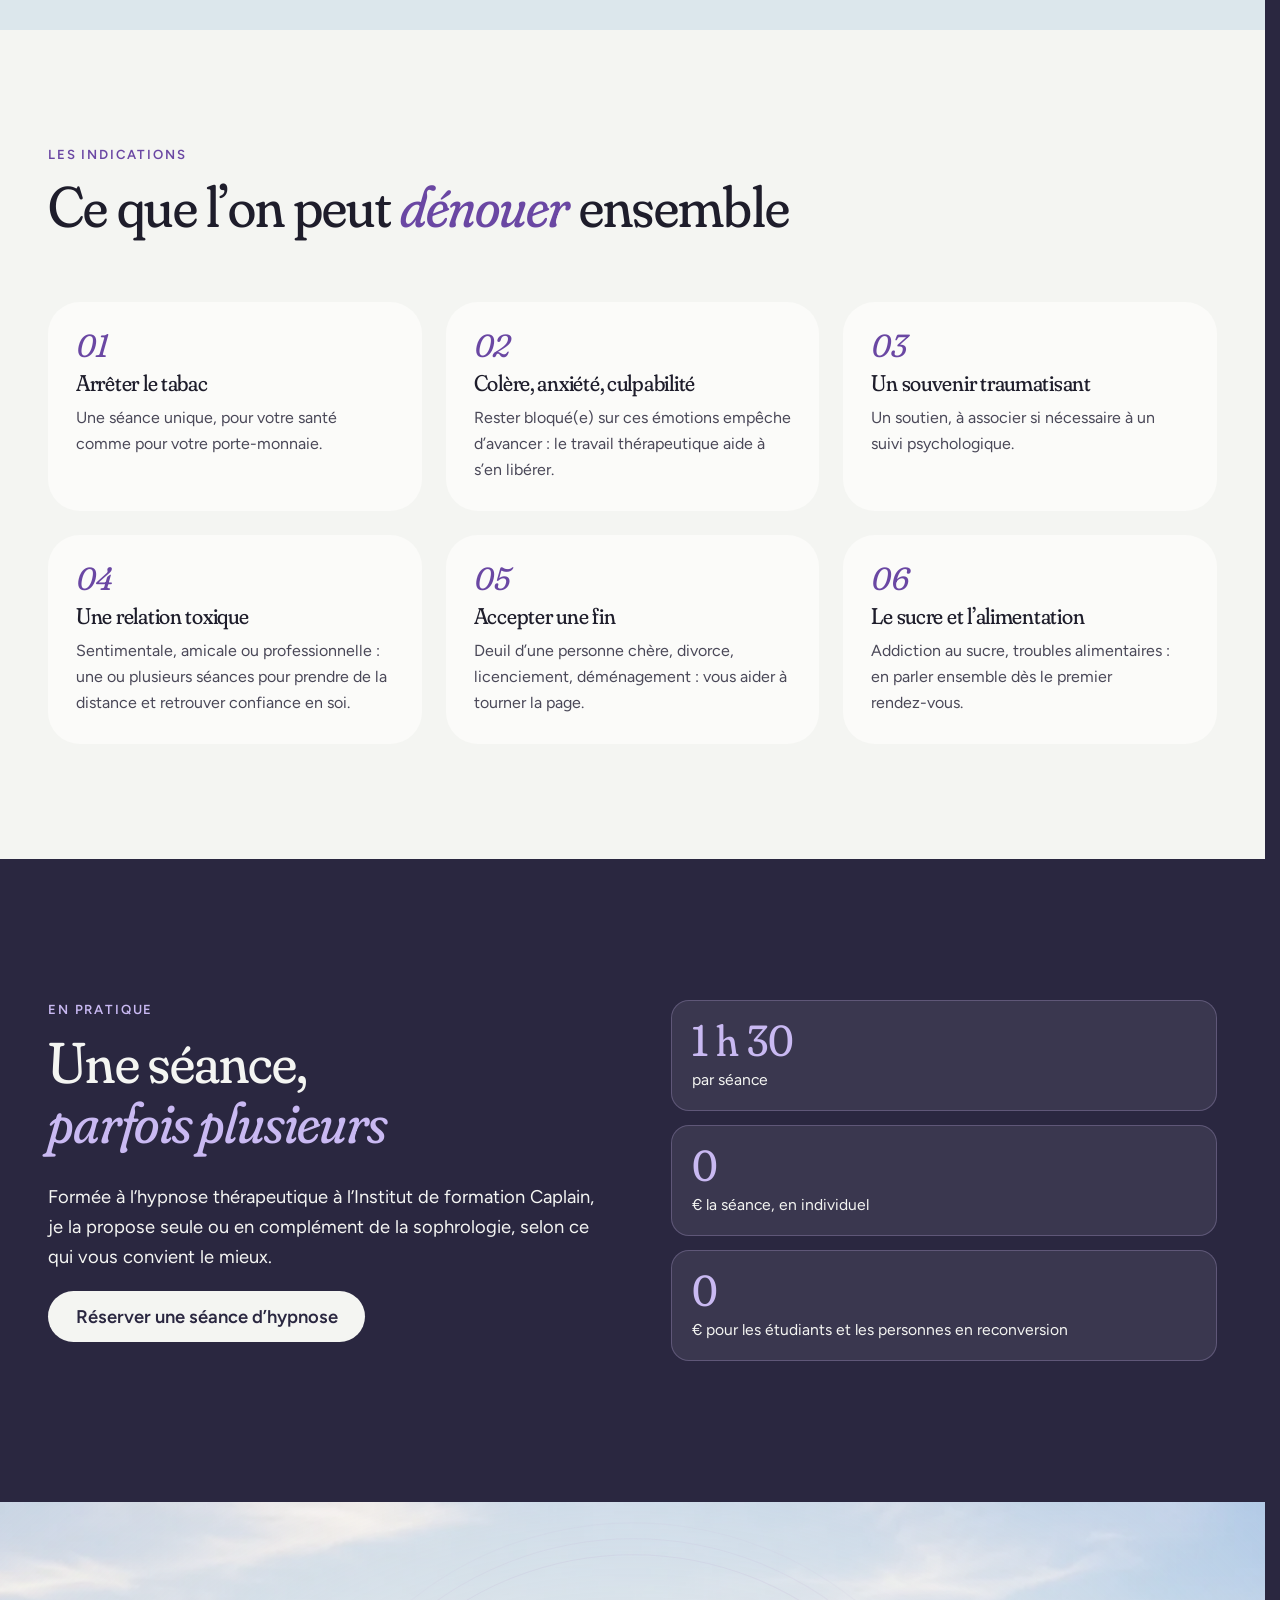
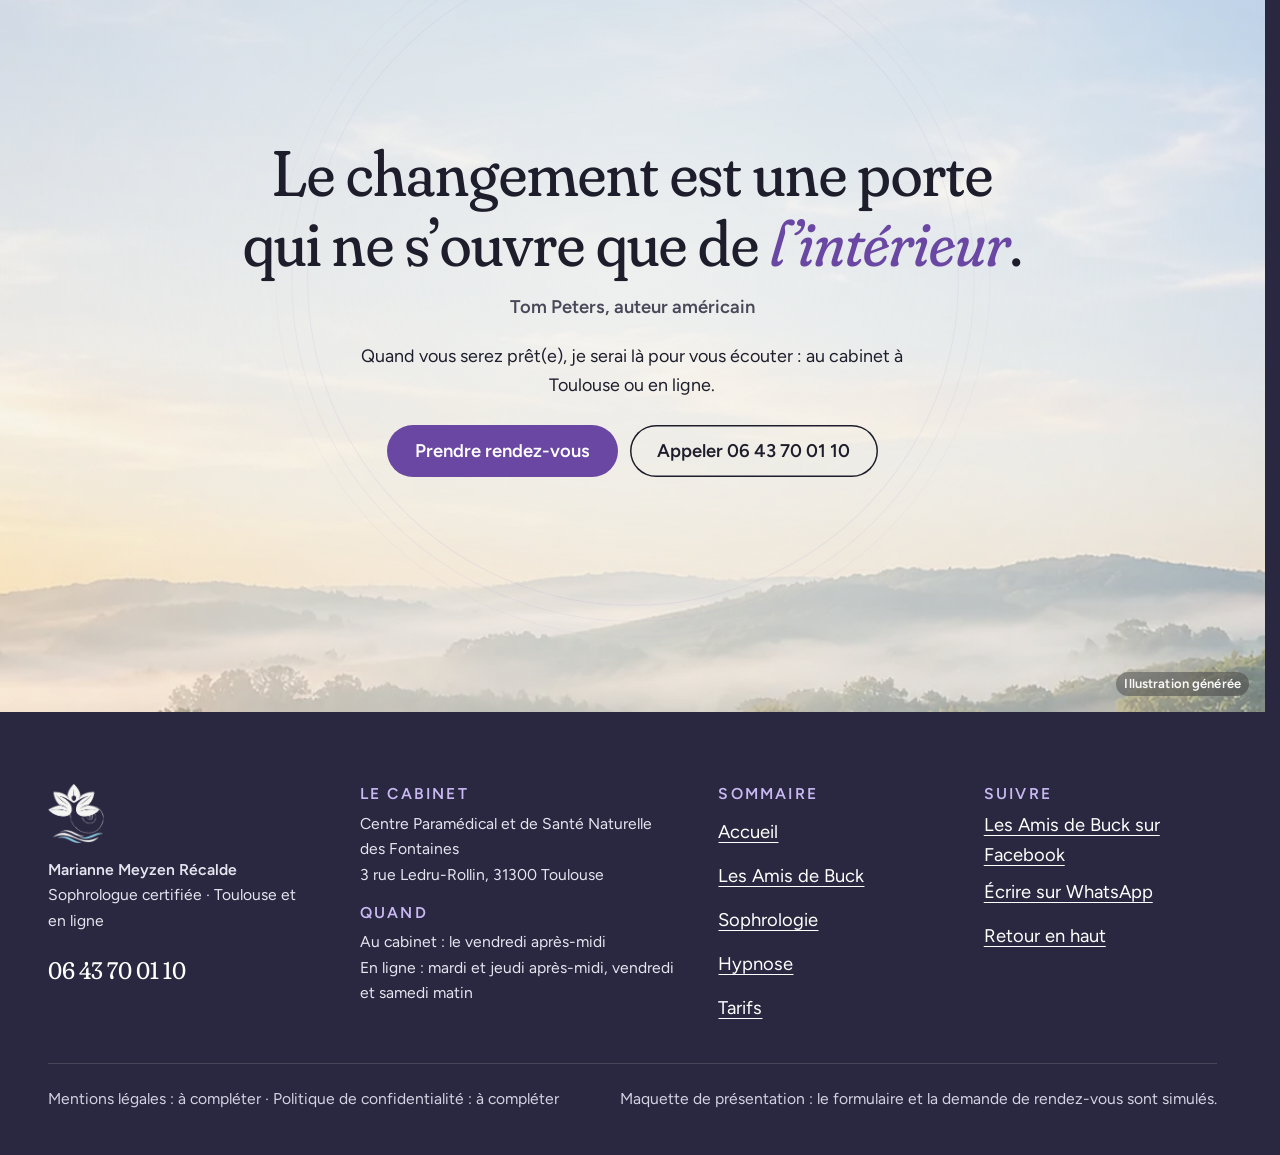
<file: hypnose.html>
<!doctype html>
<html lang="fr" data-v="2" data-curseur>
<head>
<meta charset="utf-8">
<meta name="viewport" content="width=device-width, initial-scale=1, viewport-fit=cover">
<title>Hypnose thérapeutique à Toulouse : dialogue avec l’inconscient</title>
<meta name="description" content="Une thérapie brève en une ou plusieurs séances d’1 h 30 : tabac, émotions, relation toxique, fin d’un cycle.">
<meta name="robots" content="noindex, nofollow">
<link rel="canonical" href="https://sophrologue-toulouse-maquette.vercel.app/hypnose">
<style>:root{--fond:#F4F5F2;--texte:#1E1D2B;--voile-fond:#2A2740;--menu-fond:#2A2740}:root { --entete-h: 72px; --barres-h: 0px; } html { background: var(--fond); color: var(--texte); scrollbar-gutter: stable; } body { margin: 0; background: var(--fond); } html.js:not(.secours):not([data-arrivee="retour"]) [data-anime] { opacity: 0; } html.js:not(.secours):not([data-arrivee="retour"]) [data-anime].vu { opacity: 1; } [data-voile] { position: fixed; inset: 0; z-index: 900; background: var(--voile-fond); transform: translateY(100%); visibility: hidden; pointer-events: none; } html[data-arrivee="voile"]:not(.voile-leve):not(.secours) [data-voile] { transform: none; visibility: visible; } html.secours [data-voile] { visibility: hidden !important; } .ouverture-panneau { position: fixed; inset: 0; z-index: 850; display: none; place-content: center; justify-items: center; background: var(--ouverture-fond, var(--voile-fond)); color: var(--fond); text-align: center; } html.js[data-arrivee="intro"]:not(.secours):not(.intro-finie) .ouverture-panneau { display: grid; } html.defilement-bloque, html.defilement-bloque body, html.js[data-arrivee="intro"]:not(.secours):not(.intro-finie), html.js[data-arrivee="intro"]:not(.secours):not(.intro-finie) body, html[data-arrivee="voile"]:not(.voile-leve):not(.secours), html[data-arrivee="voile"]:not(.voile-leve):not(.secours) body { overflow: hidden; } html.js[data-arrivee="intro"]:not(.secours):not(.intro-finie) { background-color: var(--ouverture-fond, var(--voile-fond)); } html[data-arrivee="voile"]:not(.voile-leve):not(.secours) { background-color: var(--voile-fond); }</style>
<script>(function () {
var d = document.documentElement, ss = null, ls = null;
try { ss = window.sessionStorage; ls = window.localStorage; } catch (e) {}
d.classList.add('js');
var nav = performance.getEntriesByType ? performance.getEntriesByType('navigation')[0] : null;
var type = nav ? nav.type : 'navigate';
var depart = null;
try { depart = JSON.parse(ss.getItem('socle:depart') || 'null'); ss.removeItem('socle:depart'); } catch (e) {}
if (depart && !(Date.now() - depart.t < 15000)) depart = null;
var mode = type === 'back_forward' ? 'retour' : type === 'reload' ? 'intro' : depart ? 'voile' : 'intro';
d.setAttribute('data-arrivee', mode);
if (mode === 'voile' && depart.couleur) d.style.setProperty('--voile-fond', depart.couleur);
if (type === 'reload' && 'scrollRestoration' in history) {
history.scrollRestoration = 'manual';
}
try {
var choisie = ls && ls.getItem('socle:langue');
var langue = (d.lang || '').slice(0, 2);
if (choisie && choisie !== langue && type === 'navigate' && !depart) {
var alt = document.querySelector('link[rel="alternate"][hreflang="' + choisie + '"]');
if (alt) location.replace(new URL(alt.href).pathname + location.search + location.hash);
}
} catch (e) {}
setTimeout(function () { if (!d.classList.contains('demarre')) d.classList.add('secours'); }, 2000);
})();</script>
<link rel="preload" href="/assets/polices/fraunces.woff2" as="font" type="font/woff2" crossorigin>
<link rel="preload" href="/assets/polices/fraunces-italique.woff2" as="font" type="font/woff2" crossorigin>
<link rel="preload" href="/assets/polices/figtree-400.woff2" as="font" type="font/woff2" crossorigin>
<link rel="stylesheet" href="/assets/css/socle.css?v=2">
<link rel="stylesheet" href="/assets/css/site.css?v=2">
<link rel="modulepreload" href="/assets/js/site.js?v=2">
<link rel="modulepreload" href="/assets/js/socle/index.js?v=2">
<script src="/assets/vendor/gsap.min.js" defer></script>
<script src="/assets/vendor/ScrollTrigger.min.js" defer></script>
<script src="/assets/vendor/SplitText.min.js" defer></script>
<script type="module" src="/assets/js/site.js?v=2"></script>
<meta name="theme-color" content="#F4F5F2">
<link rel="icon" href="/assets/images/favicon.png" type="image/png">
<link rel="apple-touch-icon" href="/assets/images/apple-touch-icon.png">
<meta property="og:type" content="website">
<meta property="og:site_name" content="Marianne Meyzen Récalde">
<meta property="og:locale" content="fr_FR">
<meta property="og:title" content="Hypnose thérapeutique à Toulouse : dialogue avec l’inconscient">
<meta property="og:description" content="Une thérapie brève en une ou plusieurs séances d’1 h 30 : tabac, émotions, relation toxique, fin d’un cycle.">
<meta property="og:url" content="https://sophrologue-toulouse-maquette.vercel.app/hypnose">
<meta property="og:image" content="https://sophrologue-toulouse-maquette.vercel.app/assets/partage/hypnose-fr.jpg">
<meta property="og:image:width" content="1200">
<meta property="og:image:height" content="630">
<meta property="og:image:alt" content="Hypnose thérapeutique avec Marianne Meyzen Récalde">
<meta name="twitter:card" content="summary_large_image">
<script type="application/ld+json">{"@context":"https://schema.org","@type":"HealthAndBeautyBusiness","name":"Marianne Meyzen Récalde, sophrologue","url":"https://sophrologue-toulouse-maquette.vercel.app/","telephone":"+33643700110","description":"Sophrologue certifiée à Toulouse et en ligne : gestion du stress et des émotions, deuil animalier (Les Amis de Buck), acouphènes, hypnose thérapeutique.","address":{"@type":"PostalAddress","streetAddress":"3 rue Ledru-Rollin","postalCode":"31300","addressLocality":"Toulouse","addressCountry":"FR"},"sameAs":["https://facebook.com/deuilanimalierlesamisdeBuck"]}</script>
</head>
<body id="haut">
<div data-voile data-forme="iris" aria-hidden="true"><div class="voile-contenu"><img src="/assets/images/logo-240.webp" alt="" width="56" height="59"><span data-voile-libelle>Hypnose</span></div></div>
<div class="ouverture-panneau" data-ouverture aria-hidden="true">
  <div class="intro-scene">
    <span class="intro-anneau"></span><span class="intro-anneau"></span>
    <div class="intro-disque" data-ouverture-objet><img src="/assets/images/logo-240.webp" alt="" width="72" height="75"></div>
  </div>
  <p class="intro-mots"><span class="intro-mot intro-mot--in">Inspirez</span><span class="intro-mot intro-mot--ex">Expirez</span></p>
  <p class="ouverture-nom">Marianne Meyzen Récalde<span>Sophrologue à Toulouse</span></p>
</div>
<a class="evitement" href="#contenu">Aller au contenu</a>
<header data-entete>
  <div class="entete-rangee">
    <a class="entete-logo" href="/" data-libelle="Accueil">
      <img src="/assets/images/logo-240.webp" alt="" width="40" height="42"><span class="entete-nom">Marianne Meyzen Récalde<small>Sophrologue · Toulouse</small></span>
    </a>
    <nav data-nav aria-label="Navigation principale">
      <ul><li><a href="/les-amis-de-buck" data-libelle="Les Amis de Buck">Les Amis de Buck</a></li><li><a href="/sophrologie" data-libelle="Sophrologie">Sophrologie</a></li><li><a href="/hypnose" data-libelle="Hypnose" aria-current="page">Hypnose</a></li><li><a href="/rendez-vous" data-libelle="Tarifs">Tarifs</a></li></ul>
    </nav>
    <div class="entete-actions">
      <a class="bouton" href="/rendez-vous#choisir" data-libelle="Tarifs">Prendre rendez-vous</a>
      <button type="button" data-menu-bouton aria-controls="menu" aria-expanded="false" data-libelle-ouvrir="Menu" data-libelle-fermer="Fermer"><span data-libelle-bouton>Menu</span></button>
      <a class="menu-sansjs" href="#menu" data-menu-lien>Menu</a>
    </div>
  </div>
</header>
<script>/* Avant le premier affichage : rangées de la navigation (même règle que ajusterNav dans assets/js/socle/entete.js)
   et hauteur réelle de l'en-tête, pour que rien ne saute quand le JavaScript du site prend la main. */
(function () {
  var h = document.documentElement, u = document.querySelector('[data-nav] ul'), e = document.querySelector('[data-entete]');
  if (u) {
    var deborde = function () { return u.scrollWidth > u.clientWidth + 1; }, c = deborde();
    if (c && window.matchMedia('(min-width: 900px)').matches) {
      h.classList.add('nav-deux-rangees'); c = deborde();
      if (c) { h.classList.add('nav-deux-lignes'); var a = u.querySelector('a'); c = !a || u.getBoundingClientRect().height > a.getBoundingClientRect().height * 2.5; }
      if (c) h.classList.remove('nav-deux-rangees', 'nav-deux-lignes');
    }
    if (c) h.classList.add('nav-compacte');
  }
  if (e) h.style.setProperty('--entete-h', Math.round(e.getBoundingClientRect().height) + 'px');
})();</script>
<span id="menu-ferme" aria-hidden="true"></span>
<div id="menu" data-menu role="dialog" aria-modal="true" aria-label="Menu">
  <p class="menu-sansjs-fermer"><a href="#menu-ferme">Fermer</a></p>
  <ul><li style="--i:0"><a href="/" class="menu-lien" data-libelle="Accueil"><span>Accueil</span><small>Retrouver son souffle</small></a></li><li style="--i:1"><a href="/les-amis-de-buck" class="menu-lien" data-libelle="Les Amis de Buck"><span>Les Amis de Buck</span><small>Deuil animalier</small></a></li><li style="--i:2"><a href="/sophrologie" class="menu-lien" data-libelle="Sophrologie"><span>Sophrologie</span><small>Émotions, stress, sommeil, acouphènes</small></a></li><li style="--i:3"><a href="/hypnose" class="menu-lien" data-libelle="Hypnose" aria-current="page"><span>Hypnose</span><small>Thérapie brève</small></a></li><li style="--i:4"><a href="/rendez-vous" class="menu-lien" data-libelle="Tarifs"><span>Tarifs</span><small>Tarifs, cabinet, rendez-vous</small></a></li></ul>
  <div class="menu-contact">
    <p class="menu-actions"><a class="bouton" href="tel:+33643700110">Appeler 06 43 70 01 10</a><a class="bouton bouton--contour" href="https://calendar.app.google/daQRq3HRKrpuS9pt7" target="_blank" rel="noopener">Réserver au cabinet <span aria-hidden="true">↗</span><span class="visuellement-cache"> (nouvel onglet)</span></a></p>
    <p class="menu-horaires">Au cabinet : le vendredi après-midi<br>En ligne : mardi et jeudi après-midi, vendredi et samedi matin</p>
  </div>
</div>
<main id="contenu" tabindex="-1">
<section class="ouv-arche" id="debut">
  <div class="conteneur ouv-arche-grille">
    <div class="ouv-arche-texte">
      <p class="surtitre" data-anime="gsap">Hypnose thérapeutique · thérapie brève</p>
      <h1 class="ouv-titre ouv-titre--focus" data-effet="mise-au-point" data-grille="typo">Dialogue avec l’inconscient</h1>
      <p class="ouv-texte masque-ecran-tres-bas" data-anime="gsap">Une ou plusieurs séances pour vous aider à résoudre une problématique précise, seule ou en complément de la sophrologie.</p>
      <div class="ouv-actions" data-anime="gsap">
        <a href="/rendez-vous?sujet=hypnose#demande" class="bouton" data-libelle="Tarifs" data-action-principale data-survol="magnetique">Prendre rendez-vous</a>
        <p class="ouv-info" data-info-cle>Séance d’1 h 30 · 60 €</p>
      </div>
    </div>
    <div class="arche">
      <figure class="media arche-media" data-grok data-fx="parallaxe" data-fx-force="8" data-iris-centre style="--cadrage:62% 50%">
  <picture>
    <img src="/assets/images/grok/hypnose-ouverture-1280.webp" srcset="/assets/images/grok/hypnose-ouverture-640.webp 640w, /assets/images/grok/hypnose-ouverture-1280.webp 1280w, /assets/images/grok/hypnose-ouverture-1920.webp 1920w" sizes="(max-width: 760px) 90vw, 42vw" alt="Un voilage blanc soulevé par la brise devant une fenêtre ouverte sur le ciel" width="1280" height="720" fetchpriority="high" loading="eager" decoding="async">
  </picture><figcaption class="mention-ia">Illustration générée</figcaption>
</figure>
      <span class="arche-trait" aria-hidden="true"></span>
    </div>
  </div>
</section>
<section class="section idees fond-ciel" id="idees">
  <div class="conteneur idees-grille">
    <figure class="media idees-media" data-grok data-anime="rideau" style="--cadrage:50% 50%">
  <picture>
    <img src="/assets/images/grok/carte-hypnose-784.webp" srcset="/assets/images/grok/carte-hypnose-480.webp 480w, /assets/images/grok/carte-hypnose-640.webp 640w, /assets/images/grok/carte-hypnose-784.webp 784w" sizes="(max-width: 760px) 100vw, 34vw" alt="Un fauteuil en lin et un plaid dans une pièce calme et lumineuse" width="784" height="1176" loading="lazy" decoding="async">
  </picture><figcaption class="mention-ia">Illustration générée</figcaption>
</figure>
    <div>
      <p class="surtitre" data-anime>Idée reçue</p>
      <h2 data-anime="lignes">Non, l’hypnose <em>n’endort pas</em></h2>
      <div class="avant-apres" data-anime="cascade">
        <div class="avant"><p class="surtitre">On imagine</p><p>une personne endormie, qui obéit sans réagir.</p></div>
        <div class="apres"><p class="surtitre">En réalité</p><p>vous êtes dans un état de relaxation agréable, et vous participez pleinement à la séance.</p></div>
      </div>
    </div>
  </div>
</section>
<section class="section indications" id="indications">
  <div class="conteneur">
    <div class="tete-section">
      <p class="surtitre" data-anime>Les indications</p>
      <h2 data-anime="lignes">Ce que l’on peut <em>dénouer</em> ensemble</h2>
    </div>
    <ol class="indic-grille" data-anime="cascade">
      <li class="indic" data-survol="incline" data-survol-force="4"><span class="indic-num" aria-hidden="true">01</span><h3>Arrêter le tabac</h3><p>Une séance unique, pour votre santé comme pour votre porte-monnaie.</p></li><li class="indic" data-survol="incline" data-survol-force="4"><span class="indic-num" aria-hidden="true">02</span><h3>Colère, anxiété, culpabilité</h3><p>Rester bloqué(e) sur ces émotions empêche d’avancer : le travail thérapeutique aide à s’en libérer.</p></li><li class="indic" data-survol="incline" data-survol-force="4"><span class="indic-num" aria-hidden="true">03</span><h3>Un souvenir traumatisant</h3><p>Un soutien, à associer si nécessaire à un suivi psychologique.</p></li><li class="indic" data-survol="incline" data-survol-force="4"><span class="indic-num" aria-hidden="true">04</span><h3>Une relation toxique</h3><p>Sentimentale, amicale ou professionnelle : une ou plusieurs séances pour prendre de la distance et retrouver confiance en soi.</p></li><li class="indic" data-survol="incline" data-survol-force="4"><span class="indic-num" aria-hidden="true">05</span><h3>Accepter une fin</h3><p>Deuil d’une personne chère, divorce, licenciement, déménagement : vous aider à tourner la page.</p></li><li class="indic" data-survol="incline" data-survol-force="4"><span class="indic-num" aria-hidden="true">06</span><h3>Le sucre et l’alimentation</h3><p>Addiction au sucre, troubles alimentaires : en parler ensemble dès le premier rendez-vous.</p></li>
    </ol>
  </div>
</section>
<section class="section pratique-hyp sombre" id="pratique">
  <div class="conteneur pratique-hyp-grille">
    <div>
      <p class="surtitre" data-anime>En pratique</p>
      <h2 data-anime="lignes">Une séance, <em>parfois plusieurs</em></h2>
      <p data-anime>Formée à l’hypnose thérapeutique à l’Institut de formation Caplain, je la propose seule ou en complément de la sophrologie, selon ce qui vous convient le mieux.</p>
      <p data-anime><a href="/rendez-vous?sujet=hypnose#demande" class="bouton bouton--clair" data-libelle="Tarifs">Réserver une séance d’hypnose</a></p>
    </div>
    <ul class="chiffres-cles chiffres-cles--clair" data-anime="cascade">
      <li><strong>1 h 30</strong> par séance</li>
      <li data-prix><strong><span data-compteur="60">60</span></strong> € la séance, en individuel</li>
      <li data-prix><strong><span data-compteur="40">40</span></strong> € pour les étudiants et les personnes en reconversion</li>
    </ul>
  </div>
  <svg class="ronds" viewBox="0 0 400 400" aria-hidden="true" data-fx="trace"><path d="M200 172 a28 28 0 1 1 -0.1 0 M200 144 a56 56 0 1 1 -0.1 0 M200 112 a88 88 0 1 1 -0.1 0 M200 76 a124 124 0 1 1 -0.1 0 M200 36 a164 164 0 1 1 -0.1 0" fill="none" stroke="currentColor" stroke-width="1.2"/></svg>
</section>
<section class="appel" id="appel">
  <figure class="media appel-media" data-grok data-fx="zoom" data-fx-force="12" style="--cadrage:50% 50%">
  <picture>
    <img src="/assets/images/grok/appel-aube-1280.webp" srcset="/assets/images/grok/appel-aube-640.webp 640w, /assets/images/grok/appel-aube-1280.webp 1280w, /assets/images/grok/appel-aube-1920.webp 1920w" sizes="100vw" alt="" width="1280" height="854" loading="lazy" decoding="async">
  </picture><figcaption class="mention-ia">Illustration générée</figcaption>
</figure>
  <div class="appel-contenu conteneur">
    <span class="appel-souffle" aria-hidden="true" data-effet="souffle-appel" data-grille="fil"><span></span><span></span><span></span></span>
    <blockquote class="appel-citation">
      <p class="appel-titre" data-anime="lignes">Le changement est une porte qui ne s’ouvre que de <em>l’intérieur</em>.</p>
      <footer data-anime>Tom Peters, auteur américain</footer>
    </blockquote>
    <p class="appel-texte" data-anime>Quand vous serez prêt(e), je serai là pour vous écouter : au cabinet à Toulouse ou en ligne.</p>
    <p class="appel-actions" data-anime>
      <a href="/rendez-vous#choisir" class="bouton" data-libelle="Tarifs" data-survol="magnetique">Prendre rendez-vous</a>
      <a class="bouton bouton--contour" href="tel:+33643700110" data-survol="magnetique">Appeler 06 43 70 01 10</a>
    </p>
  </div>
</section>
</main>
<footer class="pied" id="pied">
  <div class="conteneur pied-grille">
    <div class="pied-marque">
      <img src="/assets/images/logo-clair-240.webp" alt="" width="56" height="59" loading="lazy">
      <p><strong>Marianne Meyzen Récalde</strong><br>Sophrologue certifiée · Toulouse et en ligne</p>
      <p><a class="pied-tel" href="tel:+33643700110">06 43 70 01 10</a></p>
    </div>
    <div>
      <p class="pied-titre">Le cabinet</p>
      <p>Centre Paramédical et de Santé Naturelle des Fontaines<br>3 rue Ledru-Rollin, 31300 Toulouse</p>
      <p class="pied-titre">Quand</p>
      <p>Au cabinet : le vendredi après-midi<br>En ligne : mardi et jeudi après-midi, vendredi et samedi matin</p>
    </div>
    <nav aria-label="Sommaire">
      <p class="pied-titre">Sommaire</p>
      <ul><li><a href="/" data-libelle="Accueil">Accueil</a></li><li><a href="/les-amis-de-buck" data-libelle="Les Amis de Buck">Les Amis de Buck</a></li><li><a href="/sophrologie" data-libelle="Sophrologie">Sophrologie</a></li><li><a href="/hypnose" data-libelle="Hypnose" aria-current="page">Hypnose</a></li><li><a href="/rendez-vous" data-libelle="Tarifs">Tarifs</a></li></ul>
    </nav>
    <div>
      <p class="pied-titre">Suivre</p>
      <ul>
        <li><a href="https://facebook.com/deuilanimalierlesamisdeBuck" target="_blank" rel="noopener">Les Amis de Buck sur Facebook<span class="visuellement-cache"> (nouvel onglet)</span></a></li>
        <li><a href="https://api.whatsapp.com/send?phone=33643700110" target="_blank" rel="noopener">Écrire sur WhatsApp<span class="visuellement-cache"> (nouvel onglet)</span></a></li>
        <li><a href="#haut" data-sans-transition>Retour en haut</a></li>
      </ul>
    </div>
  </div>
  <div class="conteneur pied-bas"><p>Mentions légales : à compléter · Politique de confidentialité : à compléter</p><p>Maquette de présentation : le formulaire et la demande de rendez-vous sont simulés.</p></div>
</footer>
<div data-barre-fixe>
  <a class="bouton bouton--contour" href="tel:+33643700110">Appeler</a>
  <a class="bouton" href="/rendez-vous#choisir" data-libelle="Tarifs">Rendez-vous</a>
</div>
</body>
</html>
</file>
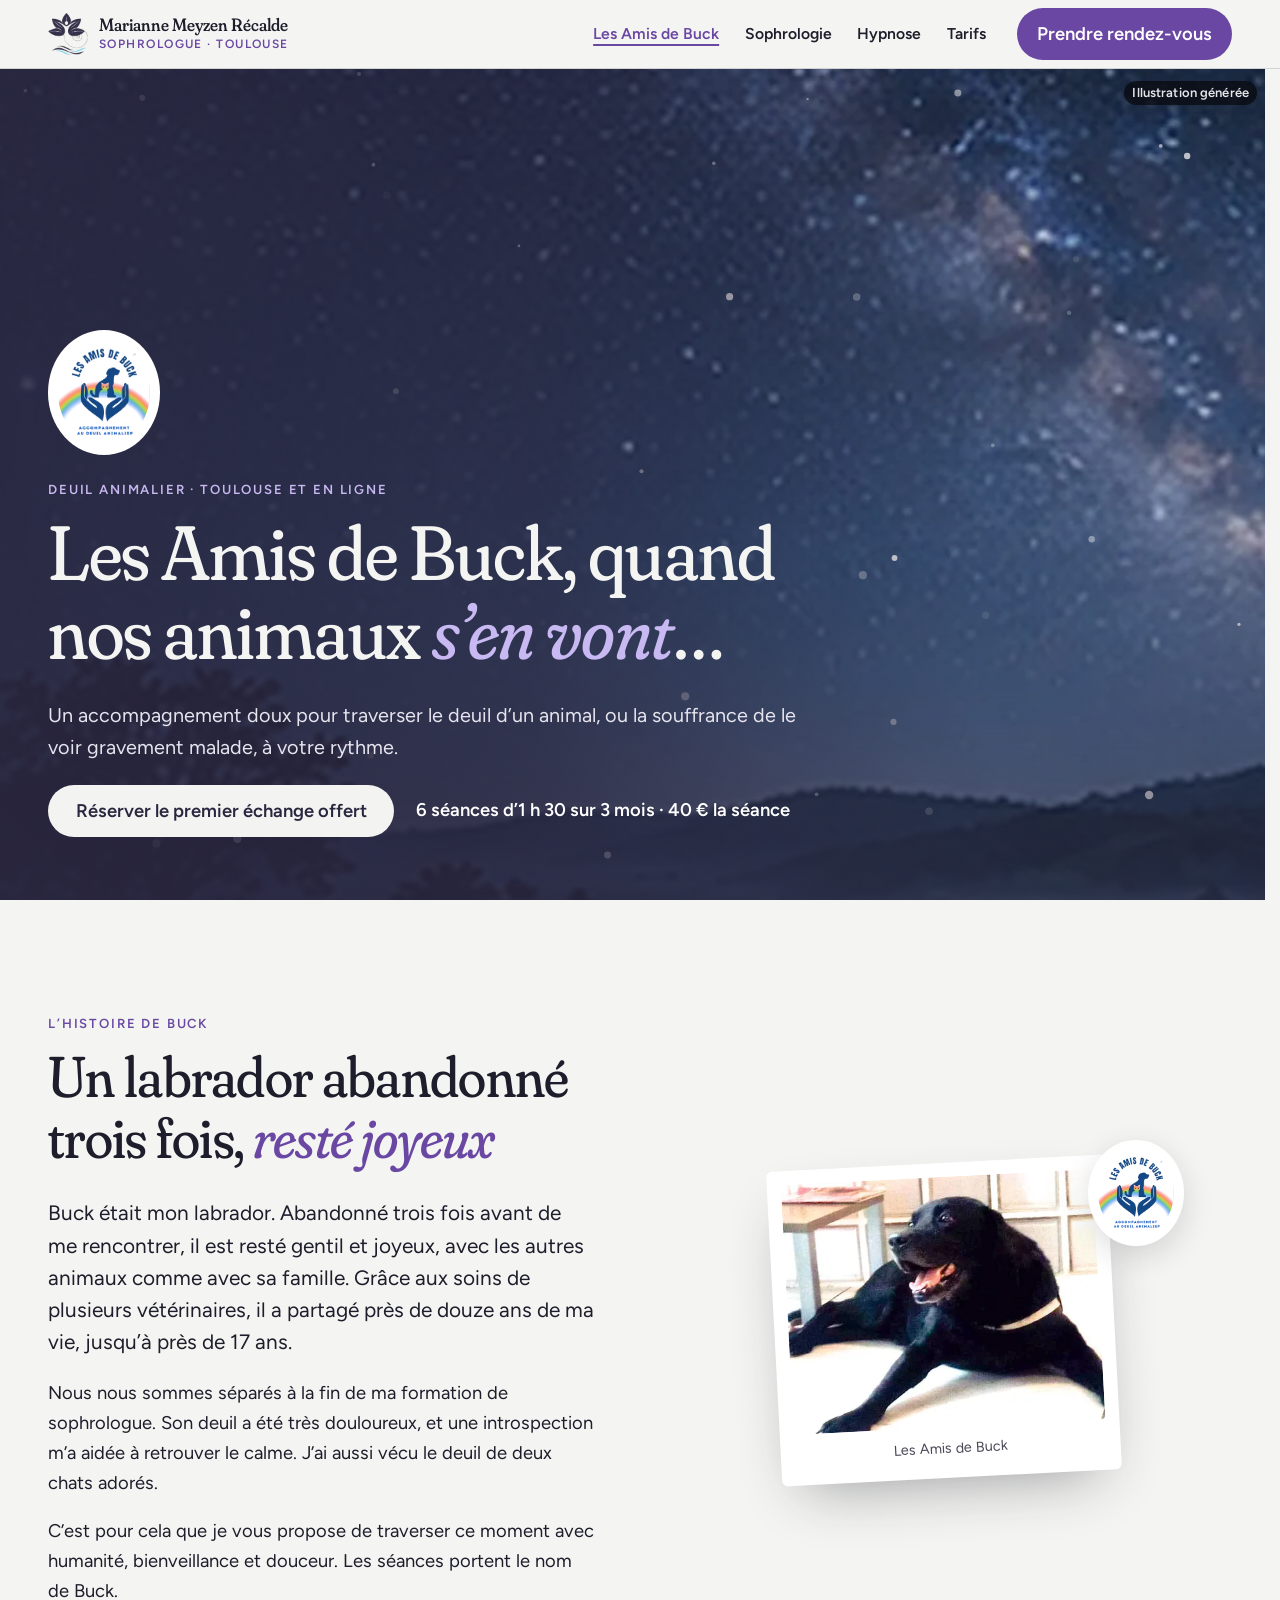
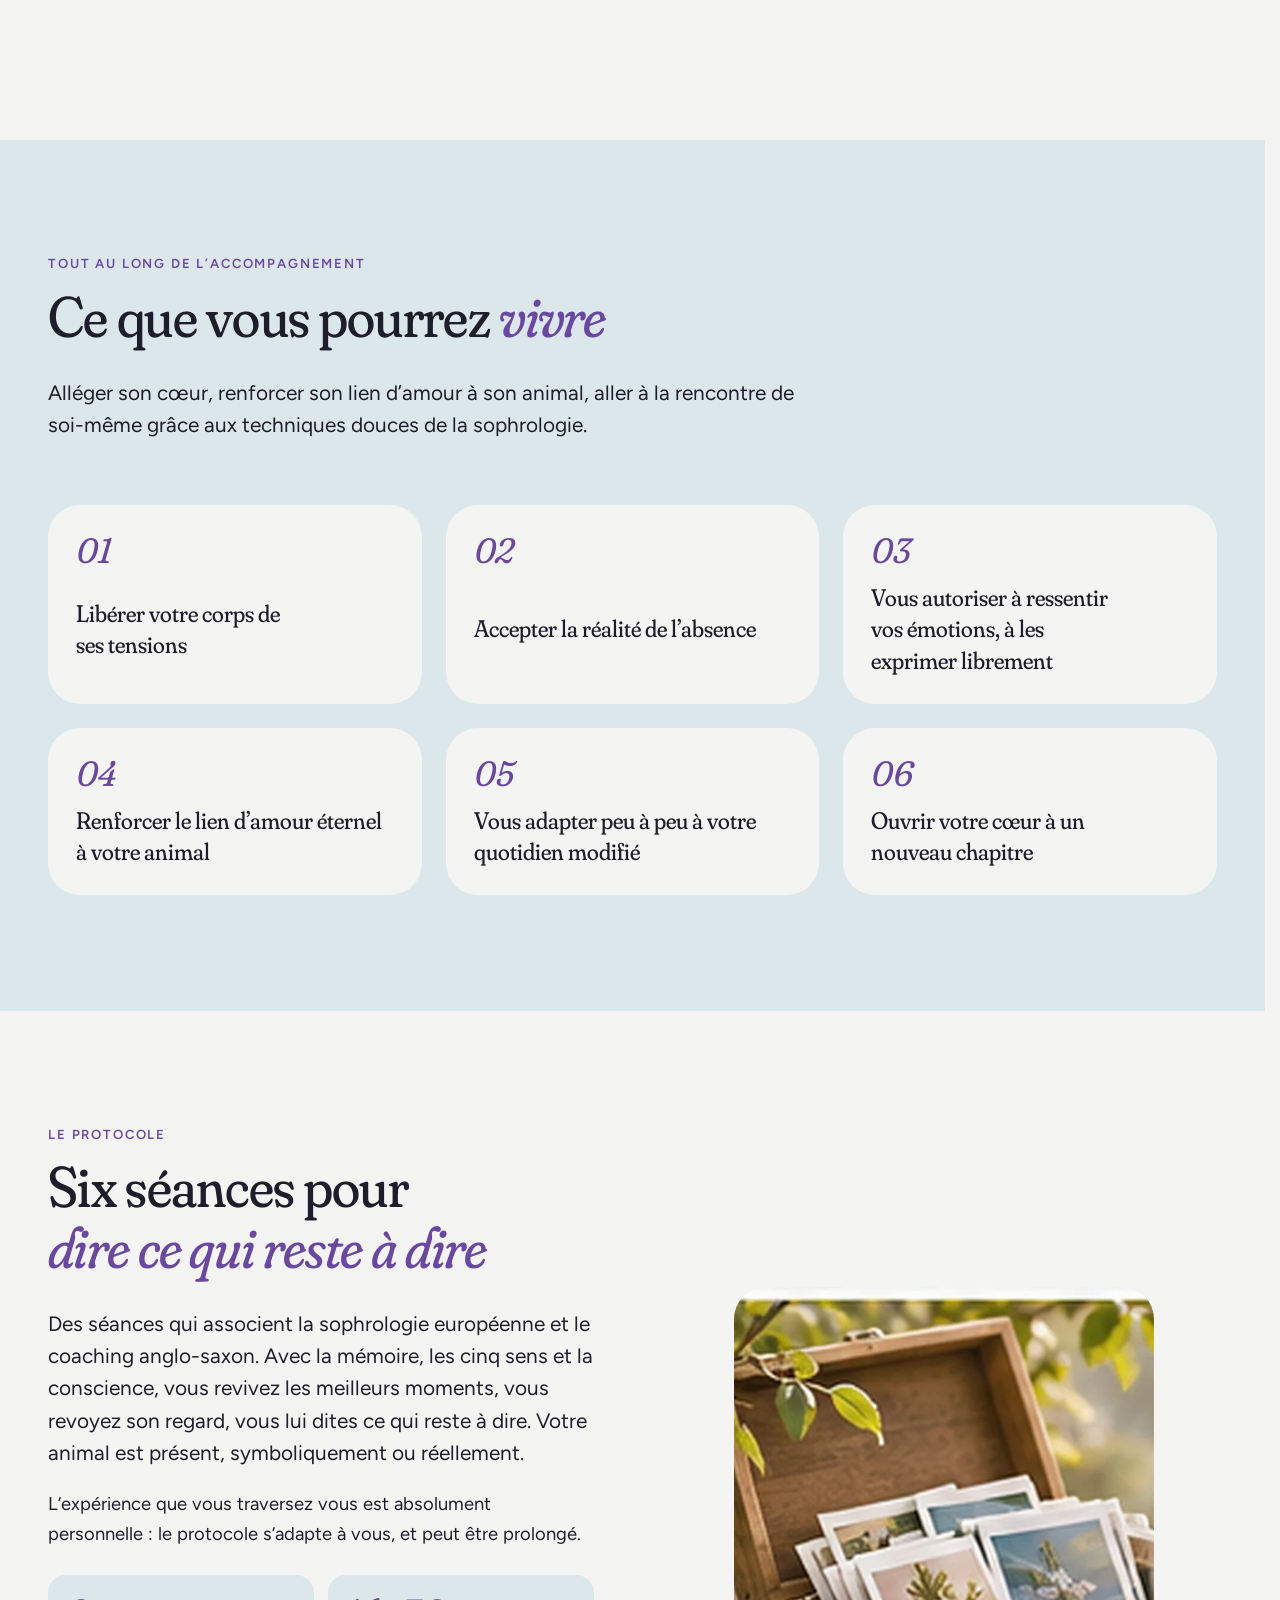
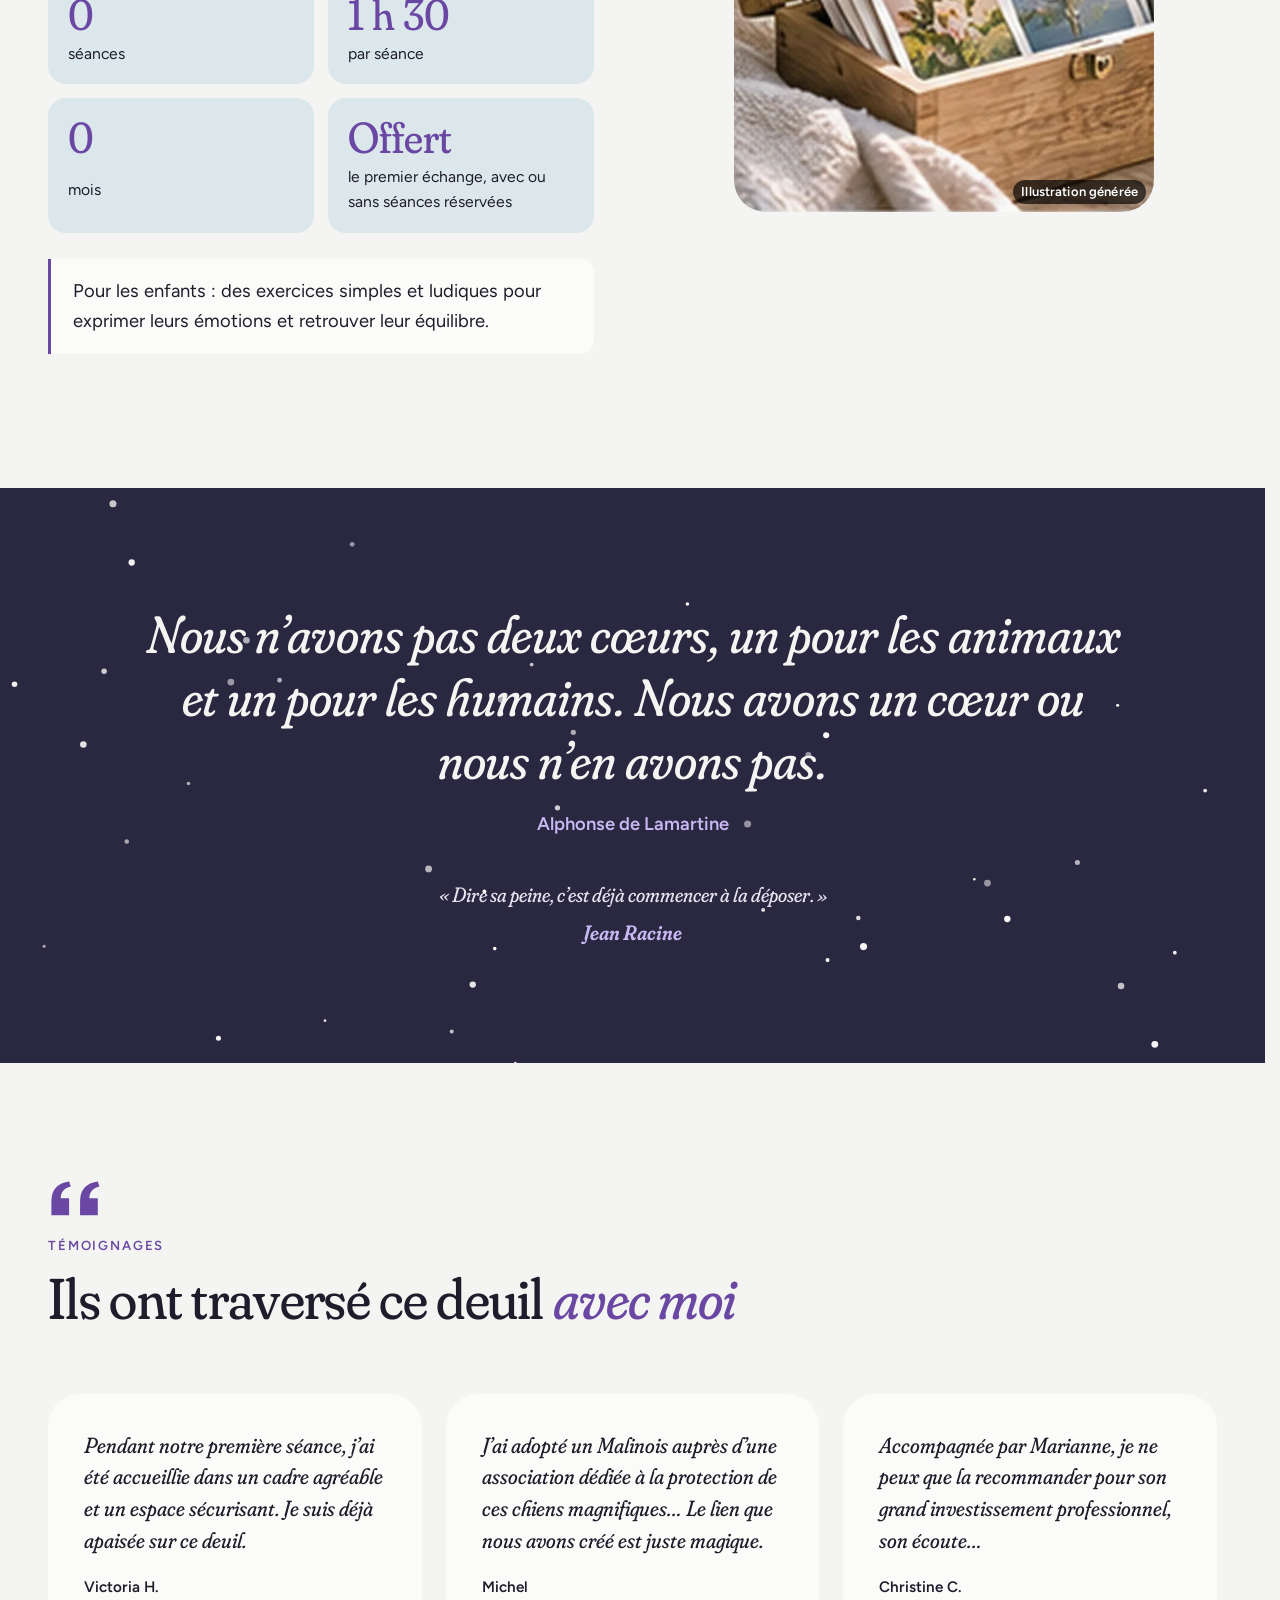
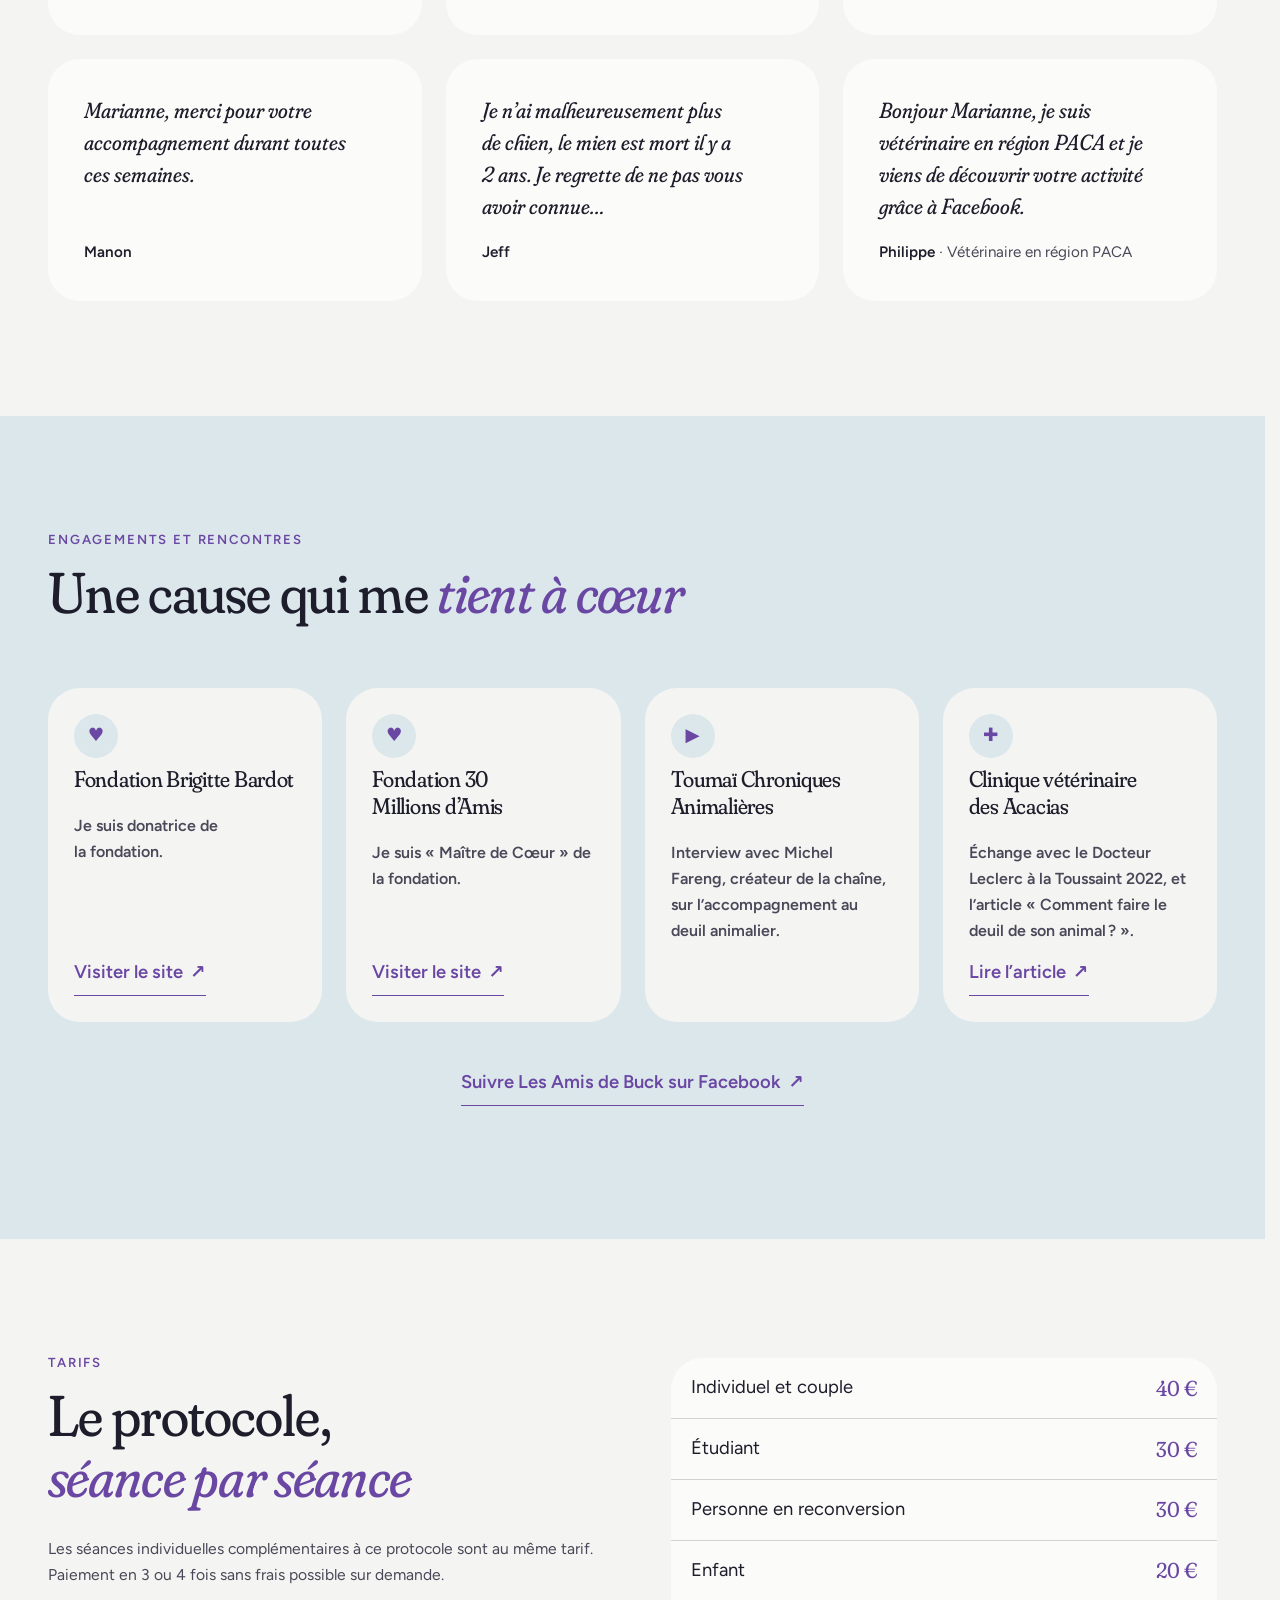
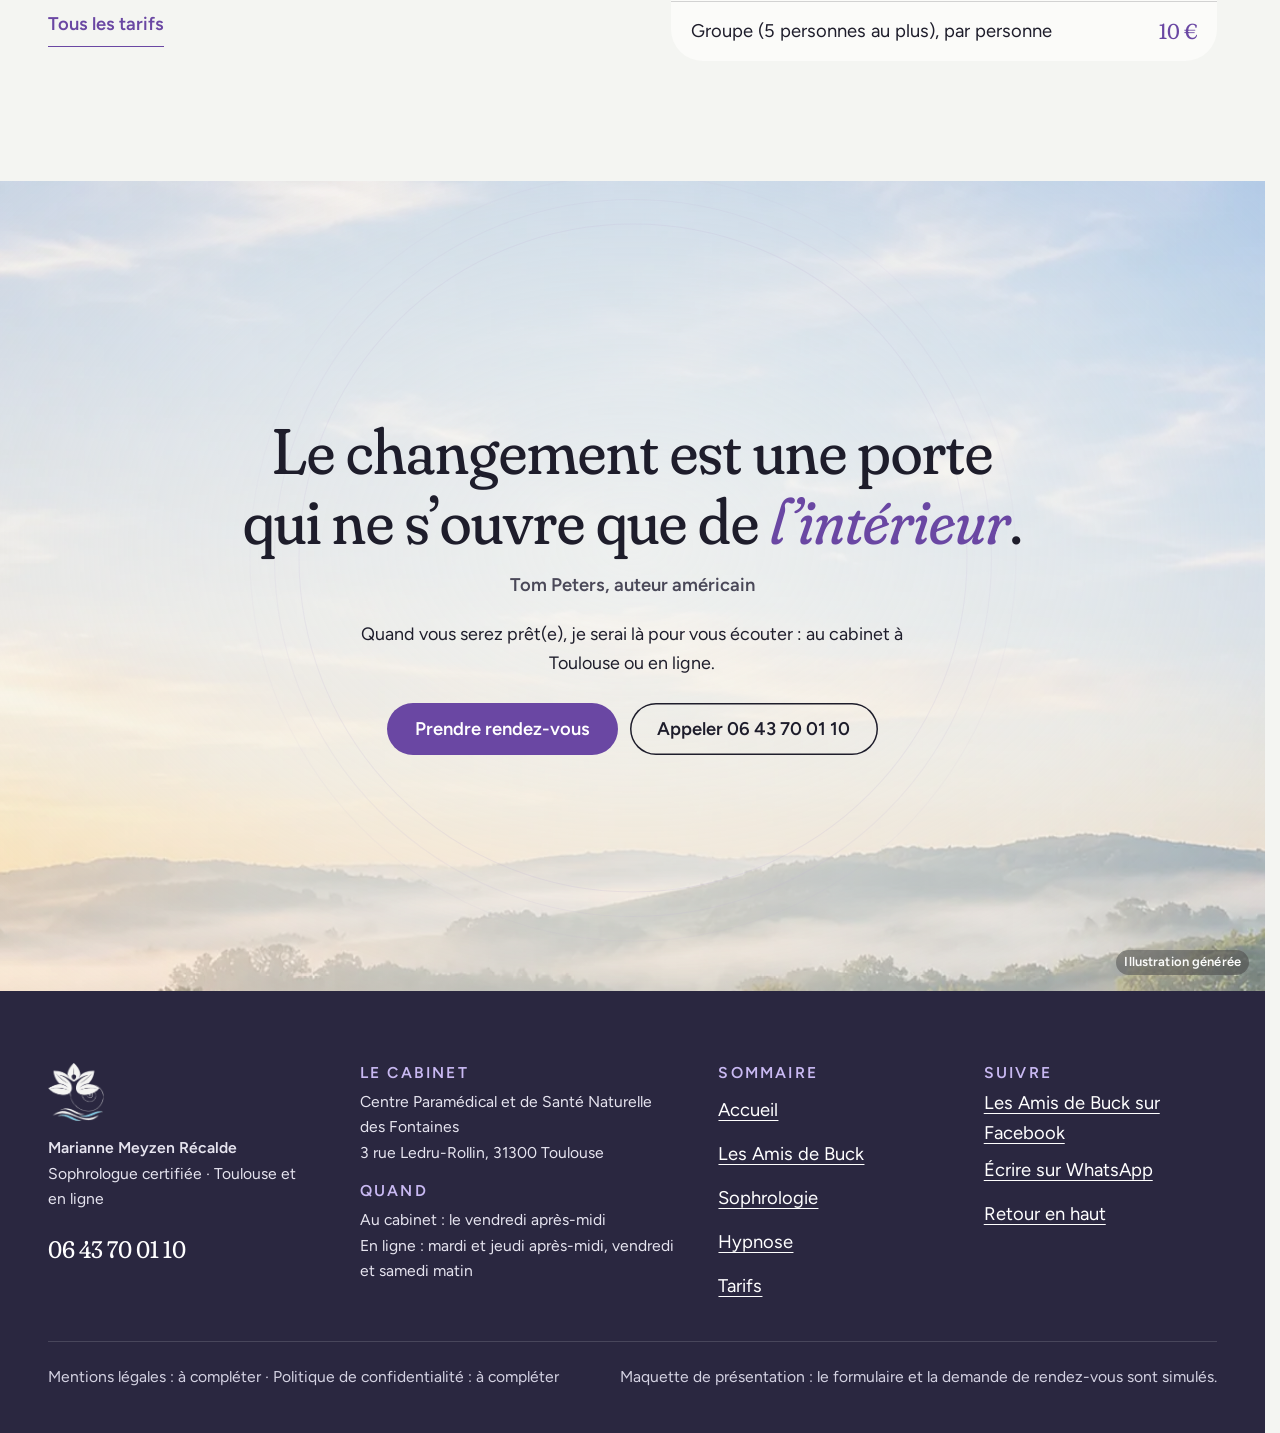
<file: les-amis-de-buck.html>
<!doctype html>
<html lang="fr" data-v="2" data-curseur>
<head>
<meta charset="utf-8">
<meta name="viewport" content="width=device-width, initial-scale=1, viewport-fit=cover">
<title>Les Amis de Buck : accompagnement au deuil animalier, Toulouse et en ligne</title>
<meta name="description" content="Un protocole de 6 séances sur 3 mois pour traverser le deuil d’un animal avec douceur, en cabinet à Toulouse ou en ligne. Premier échange offert.">
<meta name="robots" content="noindex, nofollow">
<link rel="canonical" href="https://sophrologue-toulouse-maquette.vercel.app/les-amis-de-buck">
<style>:root{--fond:#F4F5F2;--texte:#1E1D2B;--voile-fond:#2A2740;--menu-fond:#2A2740}:root { --entete-h: 72px; --barres-h: 0px; } html { background: var(--fond); color: var(--texte); scrollbar-gutter: stable; } body { margin: 0; background: var(--fond); } html.js:not(.secours):not([data-arrivee="retour"]) [data-anime] { opacity: 0; } html.js:not(.secours):not([data-arrivee="retour"]) [data-anime].vu { opacity: 1; } [data-voile] { position: fixed; inset: 0; z-index: 900; background: var(--voile-fond); transform: translateY(100%); visibility: hidden; pointer-events: none; } html[data-arrivee="voile"]:not(.voile-leve):not(.secours) [data-voile] { transform: none; visibility: visible; } html.secours [data-voile] { visibility: hidden !important; } .ouverture-panneau { position: fixed; inset: 0; z-index: 850; display: none; place-content: center; justify-items: center; background: var(--ouverture-fond, var(--voile-fond)); color: var(--fond); text-align: center; } html.js[data-arrivee="intro"]:not(.secours):not(.intro-finie) .ouverture-panneau { display: grid; } html.defilement-bloque, html.defilement-bloque body, html.js[data-arrivee="intro"]:not(.secours):not(.intro-finie), html.js[data-arrivee="intro"]:not(.secours):not(.intro-finie) body, html[data-arrivee="voile"]:not(.voile-leve):not(.secours), html[data-arrivee="voile"]:not(.voile-leve):not(.secours) body { overflow: hidden; } html.js[data-arrivee="intro"]:not(.secours):not(.intro-finie) { background-color: var(--ouverture-fond, var(--voile-fond)); } html[data-arrivee="voile"]:not(.voile-leve):not(.secours) { background-color: var(--voile-fond); }</style>
<script>(function () {
var d = document.documentElement, ss = null, ls = null;
try { ss = window.sessionStorage; ls = window.localStorage; } catch (e) {}
d.classList.add('js');
var nav = performance.getEntriesByType ? performance.getEntriesByType('navigation')[0] : null;
var type = nav ? nav.type : 'navigate';
var depart = null;
try { depart = JSON.parse(ss.getItem('socle:depart') || 'null'); ss.removeItem('socle:depart'); } catch (e) {}
if (depart && !(Date.now() - depart.t < 15000)) depart = null;
var mode = type === 'back_forward' ? 'retour' : type === 'reload' ? 'intro' : depart ? 'voile' : 'intro';
d.setAttribute('data-arrivee', mode);
if (mode === 'voile' && depart.couleur) d.style.setProperty('--voile-fond', depart.couleur);
if (type === 'reload' && 'scrollRestoration' in history) {
history.scrollRestoration = 'manual';
}
try {
var choisie = ls && ls.getItem('socle:langue');
var langue = (d.lang || '').slice(0, 2);
if (choisie && choisie !== langue && type === 'navigate' && !depart) {
var alt = document.querySelector('link[rel="alternate"][hreflang="' + choisie + '"]');
if (alt) location.replace(new URL(alt.href).pathname + location.search + location.hash);
}
} catch (e) {}
setTimeout(function () { if (!d.classList.contains('demarre')) d.classList.add('secours'); }, 2000);
})();</script>
<link rel="preload" href="/assets/polices/fraunces.woff2" as="font" type="font/woff2" crossorigin>
<link rel="preload" href="/assets/polices/fraunces-italique.woff2" as="font" type="font/woff2" crossorigin>
<link rel="preload" href="/assets/polices/figtree-400.woff2" as="font" type="font/woff2" crossorigin>
<link rel="stylesheet" href="/assets/css/socle.css?v=2">
<link rel="stylesheet" href="/assets/css/site.css?v=2">
<link rel="modulepreload" href="/assets/js/site.js?v=2">
<link rel="modulepreload" href="/assets/js/socle/index.js?v=2">
<script src="/assets/vendor/gsap.min.js" defer></script>
<script src="/assets/vendor/ScrollTrigger.min.js" defer></script>
<script src="/assets/vendor/SplitText.min.js" defer></script>
<script type="module" src="/assets/js/site.js?v=2"></script>
<meta name="theme-color" content="#F4F5F2">
<link rel="icon" href="/assets/images/favicon.png" type="image/png">
<link rel="apple-touch-icon" href="/assets/images/apple-touch-icon.png">
<meta property="og:type" content="website">
<meta property="og:site_name" content="Marianne Meyzen Récalde">
<meta property="og:locale" content="fr_FR">
<meta property="og:title" content="Les Amis de Buck : accompagnement au deuil animalier, Toulouse et en ligne">
<meta property="og:description" content="Un protocole de 6 séances sur 3 mois pour traverser le deuil d’un animal avec douceur, en cabinet à Toulouse ou en ligne. Premier échange offert.">
<meta property="og:url" content="https://sophrologue-toulouse-maquette.vercel.app/les-amis-de-buck">
<meta property="og:image" content="https://sophrologue-toulouse-maquette.vercel.app/assets/partage/les-amis-de-buck-fr.jpg">
<meta property="og:image:width" content="1200">
<meta property="og:image:height" content="630">
<meta property="og:image:alt" content="Les Amis de Buck, accompagnement au deuil animalier">
<meta name="twitter:card" content="summary_large_image">
<script type="application/ld+json">{"@context":"https://schema.org","@type":"HealthAndBeautyBusiness","name":"Marianne Meyzen Récalde, sophrologue","url":"https://sophrologue-toulouse-maquette.vercel.app/","telephone":"+33643700110","description":"Sophrologue certifiée à Toulouse et en ligne : gestion du stress et des émotions, deuil animalier (Les Amis de Buck), acouphènes, hypnose thérapeutique.","address":{"@type":"PostalAddress","streetAddress":"3 rue Ledru-Rollin","postalCode":"31300","addressLocality":"Toulouse","addressCountry":"FR"},"sameAs":["https://facebook.com/deuilanimalierlesamisdeBuck"]}</script>
</head>
<body id="haut">
<div data-voile data-forme="iris" aria-hidden="true"><div class="voile-contenu"><img src="/assets/images/logo-240.webp" alt="" width="56" height="59"><span data-voile-libelle>Les Amis de Buck</span></div></div>
<div class="ouverture-panneau" data-ouverture aria-hidden="true">
  <div class="intro-scene">
    <span class="intro-anneau"></span><span class="intro-anneau"></span>
    <div class="intro-disque" data-ouverture-objet><img src="/assets/images/logo-240.webp" alt="" width="72" height="75"></div>
  </div>
  <p class="intro-mots"><span class="intro-mot intro-mot--in">Inspirez</span><span class="intro-mot intro-mot--ex">Expirez</span></p>
  <p class="ouverture-nom">Marianne Meyzen Récalde<span>Sophrologue à Toulouse</span></p>
</div>
<a class="evitement" href="#contenu">Aller au contenu</a>
<header data-entete>
  <div class="entete-rangee">
    <a class="entete-logo" href="/" data-libelle="Accueil">
      <img src="/assets/images/logo-240.webp" alt="" width="40" height="42"><span class="entete-nom">Marianne Meyzen Récalde<small>Sophrologue · Toulouse</small></span>
    </a>
    <nav data-nav aria-label="Navigation principale">
      <ul><li><a href="/les-amis-de-buck" data-libelle="Les Amis de Buck" aria-current="page">Les Amis de Buck</a></li><li><a href="/sophrologie" data-libelle="Sophrologie">Sophrologie</a></li><li><a href="/hypnose" data-libelle="Hypnose">Hypnose</a></li><li><a href="/rendez-vous" data-libelle="Tarifs">Tarifs</a></li></ul>
    </nav>
    <div class="entete-actions">
      <a class="bouton" href="/rendez-vous#choisir" data-libelle="Tarifs">Prendre rendez-vous</a>
      <button type="button" data-menu-bouton aria-controls="menu" aria-expanded="false" data-libelle-ouvrir="Menu" data-libelle-fermer="Fermer"><span data-libelle-bouton>Menu</span></button>
      <a class="menu-sansjs" href="#menu" data-menu-lien>Menu</a>
    </div>
  </div>
</header>
<script>/* Avant le premier affichage : rangées de la navigation (même règle que ajusterNav dans assets/js/socle/entete.js)
   et hauteur réelle de l'en-tête, pour que rien ne saute quand le JavaScript du site prend la main. */
(function () {
  var h = document.documentElement, u = document.querySelector('[data-nav] ul'), e = document.querySelector('[data-entete]');
  if (u) {
    var deborde = function () { return u.scrollWidth > u.clientWidth + 1; }, c = deborde();
    if (c && window.matchMedia('(min-width: 900px)').matches) {
      h.classList.add('nav-deux-rangees'); c = deborde();
      if (c) { h.classList.add('nav-deux-lignes'); var a = u.querySelector('a'); c = !a || u.getBoundingClientRect().height > a.getBoundingClientRect().height * 2.5; }
      if (c) h.classList.remove('nav-deux-rangees', 'nav-deux-lignes');
    }
    if (c) h.classList.add('nav-compacte');
  }
  if (e) h.style.setProperty('--entete-h', Math.round(e.getBoundingClientRect().height) + 'px');
})();</script>
<span id="menu-ferme" aria-hidden="true"></span>
<div id="menu" data-menu role="dialog" aria-modal="true" aria-label="Menu">
  <p class="menu-sansjs-fermer"><a href="#menu-ferme">Fermer</a></p>
  <ul><li style="--i:0"><a href="/" class="menu-lien" data-libelle="Accueil"><span>Accueil</span><small>Retrouver son souffle</small></a></li><li style="--i:1"><a href="/les-amis-de-buck" class="menu-lien" data-libelle="Les Amis de Buck" aria-current="page"><span>Les Amis de Buck</span><small>Deuil animalier</small></a></li><li style="--i:2"><a href="/sophrologie" class="menu-lien" data-libelle="Sophrologie"><span>Sophrologie</span><small>Émotions, stress, sommeil, acouphènes</small></a></li><li style="--i:3"><a href="/hypnose" class="menu-lien" data-libelle="Hypnose"><span>Hypnose</span><small>Thérapie brève</small></a></li><li style="--i:4"><a href="/rendez-vous" class="menu-lien" data-libelle="Tarifs"><span>Tarifs</span><small>Tarifs, cabinet, rendez-vous</small></a></li></ul>
  <div class="menu-contact">
    <p class="menu-actions"><a class="bouton" href="tel:+33643700110">Appeler 06 43 70 01 10</a><a class="bouton bouton--contour" href="https://calendar.app.google/daQRq3HRKrpuS9pt7" target="_blank" rel="noopener">Réserver au cabinet <span aria-hidden="true">↗</span><span class="visuellement-cache"> (nouvel onglet)</span></a></p>
    <p class="menu-horaires">Au cabinet : le vendredi après-midi<br>En ligne : mardi et jeudi après-midi, vendredi et samedi matin</p>
  </div>
</div>
<main id="contenu" tabindex="-1">
<section class="ouv-plein sombre" id="debut">
  <figure class="media ouv-plein-media" data-grok data-fx="parallaxe" data-fx-force="10" style="--cadrage:40% 60%">
  <picture><source media="(max-width: 760px) and (orientation: portrait)" srcset="/assets/images/grok/buck-nuit-mobile-640.webp 640w" sizes="100vw">
    <img src="/assets/images/grok/buck-nuit-1280.webp" srcset="/assets/images/grok/buck-nuit-640.webp 640w, /assets/images/grok/buck-nuit-1280.webp 1280w, /assets/images/grok/buck-nuit-1920.webp 1920w" sizes="100vw" alt="Prairie sous un ciel étoilé, un vieux chêne sur la colline" width="1280" height="854" fetchpriority="high" loading="eager" decoding="async">
  </picture><figcaption class="mention-ia">Illustration générée</figcaption>
</figure>
  <svg class="etoiles" viewBox="0 0 100 62" preserveAspectRatio="xMidYMid slice" aria-hidden="true" data-effet="etoiles"><circle cx="33.09" cy="13.46" r="0.29" style="--i:0"/><circle cx="38.39" cy="40.81" r="0.14" style="--i:1"/><circle cx="96.23" cy="26.68" r="0.16" style="--i:2"/><circle cx="48.28" cy="58.90" r="0.24" style="--i:3"/><circle cx="36.22" cy="39.32" r="0.23" style="--i:4"/><circle cx="1.70" cy="55.76" r="0.24" style="--i:5"/><circle cx="86.39" cy="10.05" r="0.13" style="--i:6"/><circle cx="31.96" cy="52.04" r="0.22" style="--i:7"/><circle cx="80.08" cy="21.55" r="0.15" style="--i:8"/><circle cx="72.41" cy="6.41" r="0.24" style="--i:9"/><circle cx="50.62" cy="32.46" r="0.14" style="--i:10"/><circle cx="56.38" cy="1.54" r="0.16" style="--i:11"/><circle cx="31.35" cy="1.47" r="0.18" style="--i:12"/><circle cx="17.20" cy="58.10" r="0.28" style="--i:13"/><circle cx="55.60" cy="11.25" r="0.12" style="--i:14"/><circle cx="88.21" cy="10.75" r="0.22" style="--i:15"/><circle cx="56.69" cy="20.44" r="0.25" style="--i:16"/><circle cx="2.73" cy="4.16" r="0.29" style="--i:17"/><circle cx="67.98" cy="49.73" r="0.21" style="--i:18"/><circle cx="94.11" cy="58.99" r="0.11" style="--i:19"/><circle cx="22.78" cy="57.78" r="0.29" style="--i:20"/><circle cx="95.67" cy="9.92" r="0.19" style="--i:21"/><circle cx="54.43" cy="3.25" r="0.12" style="--i:22"/><circle cx="40.75" cy="1.61" r="0.17" style="--i:23"/><circle cx="96.27" cy="30.82" r="0.22" style="--i:24"/><circle cx="62.68" cy="54.72" r="0.13" style="--i:25"/><circle cx="81.63" cy="37.15" r="0.22" style="--i:26"/><circle cx="94.79" cy="3.93" r="0.14" style="--i:27"/><circle cx="43.84" cy="42.90" r="0.19" style="--i:28"/><circle cx="70.43" cy="55.89" r="0.26" style="--i:29"/><circle cx="16.23" cy="6.74" r="0.21" style="--i:30"/><circle cx="22.92" cy="45.28" r="0.14" style="--i:31"/><circle cx="32.15" cy="11.35" r="0.13" style="--i:32"/><circle cx="85.59" cy="54.77" r="0.29" style="--i:33"/><circle cx="24.91" cy="15.38" r="0.25" style="--i:34"/><circle cx="91.78" cy="43.01" r="0.11" style="--i:35"/><circle cx="27.86" cy="39.50" r="0.19" style="--i:36"/><circle cx="74.82" cy="30.68" r="0.13" style="--i:37"/><circle cx="74.33" cy="42.38" r="0.25" style="--i:38"/><circle cx="68.05" cy="38.44" r="0.20" style="--i:39"/><circle cx="97.65" cy="44.69" r="0.28" style="--i:40"/><circle cx="4.80" cy="24.96" r="0.16" style="--i:41"/><circle cx="31.16" cy="5.09" r="0.14" style="--i:42"/><circle cx="18.40" cy="10.90" r="0.10" style="--i:43"/><circle cx="8.18" cy="6.25" r="0.13" style="--i:44"/><circle cx="42.18" cy="16.94" r="0.09" style="--i:45"/><circle cx="62.06" cy="6.83" r="0.08" style="--i:46"/><circle cx="9.48" cy="1.74" r="0.20" style="--i:47"/><circle cx="26.12" cy="27.51" r="0.08" style="--i:48"/><circle cx="53.63" cy="47.97" r="0.28" style="--i:49"/><circle cx="33.70" cy="26.95" r="0.20" style="--i:50"/><circle cx="7.97" cy="52.28" r="0.18" style="--i:51"/><circle cx="18.13" cy="25.81" r="0.30" style="--i:52"/><circle cx="5.83" cy="35.36" r="0.21" style="--i:53"/><circle cx="12.75" cy="44.76" r="0.22" style="--i:54"/><circle cx="80.54" cy="17.86" r="0.21" style="--i:55"/><circle cx="50.88" cy="42.48" r="0.26" style="--i:56"/><circle cx="65.44" cy="20.46" r="0.26" style="--i:57"/><circle cx="65.87" cy="39.62" r="0.28" style="--i:58"/><circle cx="93.85" cy="1.81" r="0.21" style="--i:59"/></svg>
  <div class="conteneur ouv-plein-contenu">
    <img class="badge-buck badge-buck--grand" src="/assets/images/logo-amis-de-buck-240.webp" alt="" width="120" height="136" data-iris-centre>
    <p class="surtitre" data-anime="gsap">Deuil animalier · Toulouse et en ligne</p>
    <h1 class="ouv-titre" data-anime="gsap">Les Amis de Buck, quand nos animaux <em>s’en vont</em>…</h1>
    <p class="ouv-texte masque-ecran-tres-bas" data-anime="gsap">Un accompagnement doux pour traverser le deuil d’un animal, ou la souffrance de le voir gravement malade, à votre rythme.</p>
    <div class="ouv-actions" data-anime="gsap">
      <a href="/rendez-vous?sujet=buck#demande" class="bouton bouton--clair" data-libelle="Tarifs" data-action-principale data-survol="magnetique">Réserver le premier échange offert</a>
      <p class="ouv-info" data-info-cle>6 séances d’1 h 30 sur 3 mois · 40 € la séance</p>
    </div>
  </div>
</section>
<section class="section histoire" id="histoire">
  <div class="conteneur histoire-grille">
    <div>
      <p class="surtitre" data-anime>L’histoire de Buck</p>
      <h2 data-anime="lignes">Un labrador abandonné trois fois, <em>resté joyeux</em></h2>
      <p class="chapo" data-anime>Buck était mon labrador. Abandonné trois fois avant de me rencontrer, il est resté gentil et joyeux, avec les autres animaux comme avec sa famille. Grâce aux soins de plusieurs vétérinaires, il a partagé près de douze ans de ma vie, jusqu’à près de 17 ans.</p>
      <p data-anime>Nous nous sommes séparés à la fin de ma formation de sophrologue. Son deuil a été très douloureux, et une introspection m’a aidée à retrouver le calme. J’ai aussi vécu le deuil de deux chats adorés.</p>
      <p data-anime>C’est pour cela que je vous propose de traverser ce moment avec humanité, bienveillance et douceur. Les séances portent le nom de Buck.</p>
    </div>
    <div class="polaroid-zone">
      <figure class="polaroid" data-fx="vitesse" data-fx-force="5">
        <figure class="media polaroid-media" style="--cadrage:50% 50%">
  <picture>
    <img src="/assets/images/chien-noir-640.webp" srcset="/assets/images/chien-noir-480.webp 480w, /assets/images/chien-noir-640.webp 640w" sizes="(max-width: 760px) 70vw, 300px" alt="Un labrador noir allongé, la gueule ouverte, l’air heureux" width="640" height="512" loading="lazy" decoding="async">
  </picture>
</figure>
        <figcaption>Les Amis de Buck</figcaption>
      </figure>
      <img class="badge-buck badge-buck--flottant" src="/assets/images/logo-amis-de-buck-240.webp" alt="" width="110" height="125" loading="lazy" data-fx="vitesse" data-fx-force="8">
    </div>
  </div>
</section>
<section class="section vivre fond-ciel" id="vivre">
  <div class="conteneur">
    <div class="tete-section">
      <p class="surtitre" data-anime>Tout au long de l’accompagnement</p>
      <h2 data-anime="lignes">Ce que vous pourrez <em>vivre</em></h2>
      <p class="chapo" data-anime>Alléger son cœur, renforcer son lien d’amour à son animal, aller à la rencontre de soi-même grâce aux techniques douces de la sophrologie.</p>
    </div>
    <ol class="vivre-liste" data-anime="cascade">
      <li><span class="vivre-num" aria-hidden="true">01</span><span>Libérer votre corps de ses tensions</span></li><li><span class="vivre-num" aria-hidden="true">02</span><span>Accepter la réalité de l’absence</span></li><li><span class="vivre-num" aria-hidden="true">03</span><span>Vous autoriser à ressentir vos émotions, à les exprimer librement</span></li><li><span class="vivre-num" aria-hidden="true">04</span><span>Renforcer le lien d’amour éternel à votre animal</span></li><li><span class="vivre-num" aria-hidden="true">05</span><span>Vous adapter peu à peu à votre quotidien modifié</span></li><li><span class="vivre-num" aria-hidden="true">06</span><span>Ouvrir votre cœur à un nouveau chapitre</span></li>
    </ol>
  </div>
</section>
<section class="section protocole" id="protocole">
  <div class="conteneur protocole-grille">
    <div>
      <p class="surtitre" data-anime>Le protocole</p>
      <h2 data-anime="lignes">Six séances pour <em>dire ce qui reste à dire</em></h2>
      <p class="chapo" data-anime>Des séances qui associent la sophrologie européenne et le coaching anglo-saxon. Avec la mémoire, les cinq sens et la conscience, vous revivez les meilleurs moments, vous revoyez son regard, vous lui dites ce qui reste à dire. Votre animal est présent, symboliquement ou réellement.</p>
      <p data-anime>L’expérience que vous traversez vous est absolument personnelle : le protocole s’adapte à vous, et peut être prolongé.</p>
      <ul class="chiffres-cles" data-anime="cascade">
        <li><strong><span data-compteur="6">6</span></strong> séances</li>
        <li><strong>1 h 30</strong> par séance</li>
        <li><strong><span data-compteur="3">3</span></strong> mois</li>
        <li><strong>Offert</strong> le premier échange, avec ou sans séances réservées</li>
      </ul>
      <p class="encart" data-anime>Pour les enfants : des exercices simples et ludiques pour exprimer leurs émotions et retrouver leur équilibre.</p>
    </div>
    <figure class="media protocole-media" data-grok data-anime="rideau" style="--cadrage:50% 50%">
  <picture>
    <img src="/assets/images/grok/buck-souvenirs-960.webp" srcset="/assets/images/grok/buck-souvenirs-480.webp 480w, /assets/images/grok/buck-souvenirs-640.webp 640w, /assets/images/grok/buck-souvenirs-960.webp 960w" sizes="(max-width: 760px) 100vw, 40vw" alt="Une boîte en bois pleine de photos souvenirs, posée sur un plaid au soleil" width="960" height="1200" loading="lazy" decoding="async">
  </picture><figcaption class="mention-ia">Illustration générée</figcaption>
</figure>
  </div>
</section>
<section class="section citations sombre" id="citations">
  <svg class="etoiles" viewBox="0 0 100 62" preserveAspectRatio="xMidYMid slice" aria-hidden="true" data-effet="etoiles"><circle cx="64.99" cy="56.07" r="0.15" style="--i:0"/><circle cx="10.41" cy="14.15" r="0.25" style="--i:1"/><circle cx="19.48" cy="20.30" r="0.26" style="--i:2"/><circle cx="33.88" cy="38.37" r="0.27" style="--i:3"/><circle cx="95.27" cy="32.18" r="0.15" style="--i:4"/><circle cx="45.32" cy="27.57" r="0.21" style="--i:5"/><circle cx="25.69" cy="50.37" r="0.11" style="--i:6"/><circle cx="78.05" cy="2.41" r="0.15" style="--i:7"/><circle cx="44.07" cy="33.54" r="0.21" style="--i:8"/><circle cx="65.42" cy="45.58" r="0.16" style="--i:9"/><circle cx="83.75" cy="2.36" r="0.09" style="--i:10"/><circle cx="40.74" cy="53.72" r="0.10" style="--i:11"/><circle cx="78.06" cy="39.49" r="0.27" style="--i:12"/><circle cx="37.37" cy="47.51" r="0.25" style="--i:13"/><circle cx="60.33" cy="41.61" r="0.15" style="--i:14"/><circle cx="88.62" cy="47.62" r="0.26" style="--i:15"/><circle cx="63.90" cy="29.37" r="0.24" style="--i:16"/><circle cx="27.84" cy="12.71" r="0.19" style="--i:17"/><circle cx="22.10" cy="23.45" r="0.19" style="--i:18"/><circle cx="88.35" cy="25.44" r="0.12" style="--i:19"/><circle cx="68.26" cy="44.51" r="0.28" style="--i:20"/><circle cx="3.49" cy="44.49" r="0.12" style="--i:21"/><circle cx="35.71" cy="51.22" r="0.16" style="--i:22"/><circle cx="6.59" cy="28.53" r="0.26" style="--i:23"/><circle cx="57.80" cy="2.25" r="0.10" style="--i:24"/><circle cx="30.99" cy="60.21" r="0.19" style="--i:25"/><circle cx="67.85" cy="42.25" r="0.18" style="--i:26"/><circle cx="10.02" cy="36.20" r="0.18" style="--i:27"/><circle cx="99.19" cy="5.90" r="0.27" style="--i:28"/><circle cx="77.02" cy="39.18" r="0.10" style="--i:29"/><circle cx="85.17" cy="37.87" r="0.20" style="--i:30"/><circle cx="65.31" cy="27.81" r="0.24" style="--i:31"/><circle cx="59.10" cy="34.82" r="0.28" style="--i:32"/><circle cx="8.23" cy="22.75" r="0.22" style="--i:33"/><circle cx="54.34" cy="17.42" r="0.14" style="--i:34"/><circle cx="39.11" cy="44.67" r="0.14" style="--i:35"/><circle cx="4.20" cy="6.33" r="0.29" style="--i:36"/><circle cx="91.29" cy="52.24" r="0.27" style="--i:37"/><circle cx="42.03" cy="22.22" r="0.15" style="--i:38"/><circle cx="98.10" cy="4.12" r="0.25" style="--i:39"/><circle cx="1.15" cy="23.77" r="0.22" style="--i:40"/><circle cx="92.87" cy="44.99" r="0.15" style="--i:41"/><circle cx="14.90" cy="31.62" r="0.14" style="--i:42"/><circle cx="8.93" cy="9.50" r="0.28" style="--i:43"/><circle cx="16.62" cy="4.46" r="0.21" style="--i:44"/><circle cx="79.63" cy="42.33" r="0.25" style="--i:45"/><circle cx="39.63" cy="24.95" r="0.28" style="--i:46"/><circle cx="38.29" cy="40.14" r="0.15" style="--i:47"/><circle cx="17.27" cy="51.75" r="0.20" style="--i:48"/><circle cx="18.25" cy="23.60" r="0.27" style="--i:49"/></svg>
  <div class="conteneur citations-contenu">
    <blockquote class="citation-geante">
      <p data-anime="lignes">Nous n’avons pas deux cœurs, un pour les animaux et un pour les humains. Nous avons un cœur ou nous n’en avons pas.</p>
      <footer data-anime>Alphonse de Lamartine</footer>
    </blockquote>
    <blockquote class="citation-petite" data-anime>
      <p>« Dire sa peine, c’est déjà commencer à la déposer. »</p>
      <footer>Jean Racine</footer>
    </blockquote>
  </div>
</section>
<section class="section temoignages" id="temoignages">
  <div class="conteneur">
    <div class="tete-section">
      <svg class="guillemet" viewBox="0 0 64 48" aria-hidden="true" data-visuel><path d="M4 44V28C4 14 11 6 25 4l2 6c-8 2-12 7-12 14h10v20H4Zm34 0V28c0-14 7-22 21-24l2 6c-8 2-12 7-12 14h10v20H38Z" fill="currentColor"/></svg>
      <p class="surtitre" data-anime>Témoignages</p>
      <h2 data-anime="lignes">Ils ont traversé ce deuil <em>avec moi</em></h2>
    </div>
    <p class="glisser" aria-hidden="true">Faites glisser →</p>
    <div class="rangee" data-galerie tabindex="0" role="region" aria-label="Témoignages">
    <ul class="avis avis--mur" data-anime="cascade">
      <li class="avis-carte"><blockquote><p>Pendant notre première séance, j’ai été accueillie dans un cadre agréable et un espace sécurisant. Je suis déjà apaisée sur ce deuil.</p><footer><strong>Victoria H.</strong></footer></blockquote></li><li class="avis-carte"><blockquote><p>J’ai adopté un Malinois auprès d’une association dédiée à la protection de ces chiens magnifiques… Le lien que nous avons créé est juste magique.</p><footer><strong>Michel</strong></footer></blockquote></li><li class="avis-carte"><blockquote><p>Accompagnée par Marianne, je ne peux que la recommander pour son grand investissement professionnel, son écoute…</p><footer><strong>Christine C.</strong></footer></blockquote></li><li class="avis-carte"><blockquote><p>Marianne, merci pour votre accompagnement durant toutes ces semaines.</p><footer><strong>Manon</strong></footer></blockquote></li><li class="avis-carte"><blockquote><p>Je n’ai malheureusement plus de chien, le mien est mort il y a 2 ans. Je regrette de ne pas vous avoir connue…</p><footer><strong>Jeff</strong></footer></blockquote></li><li class="avis-carte"><blockquote><p>Bonjour Marianne, je suis vétérinaire en région PACA et je viens de découvrir votre activité grâce à Facebook.</p><footer><strong>Philippe</strong> · Vétérinaire en région PACA</footer></blockquote></li>
    </ul>
    </div>
  </div>
</section>
<section class="section engagements fond-ciel" id="engagements">
  <div class="conteneur">
    <div class="tete-section">
      <p class="surtitre" data-anime>Engagements et rencontres</p>
      <h2 data-anime="lignes">Une cause qui me <em>tient à cœur</em></h2>
    </div>
    <ul class="engag-grille" data-anime="cascade">
      <li class="engag"><span class="engag-icone" aria-hidden="true">♥</span><h3>Fondation Brigitte Bardot</h3><p>Je suis donatrice de la fondation.</p><a class="lien-fleche" href="https://www.fondationbrigittebardot.fr/" target="_blank" rel="noopener">Visiter le site <span aria-hidden="true">↗</span><span class="visuellement-cache"> (nouvel onglet)</span></a></li>
      <li class="engag"><span class="engag-icone" aria-hidden="true">♥</span><h3>Fondation 30 Millions d’Amis</h3><p>Je suis « Maître de Cœur » de la fondation.</p><a class="lien-fleche" href="https://www.30millionsdamis.fr/" target="_blank" rel="noopener">Visiter le site <span aria-hidden="true">↗</span><span class="visuellement-cache"> (nouvel onglet)</span></a></li>
      <li class="engag"><span class="engag-icone" aria-hidden="true">▶</span><h3>Toumaï Chroniques Animalières</h3><p>Interview avec Michel Fareng, créateur de la chaîne, sur l’accompagnement au deuil animalier.</p></li>
      <li class="engag"><span class="engag-icone" aria-hidden="true">✚</span><h3>Clinique vétérinaire des Acacias</h3><p>Échange avec le Docteur Leclerc à la Toussaint 2022, et l’article « Comment faire le deuil de son animal ? ».</p><a class="lien-fleche" href="https://clinique-veterinaire-acacias.com/comment-faire-deuil-animal-compagnie/" target="_blank" rel="noopener">Lire l’article <span aria-hidden="true">↗</span><span class="visuellement-cache"> (nouvel onglet)</span></a></li>
    </ul>
    <p class="centre" data-anime><a class="lien-fleche" href="https://facebook.com/deuilanimalierlesamisdeBuck" target="_blank" rel="noopener">Suivre Les Amis de Buck sur Facebook <span aria-hidden="true">↗</span><span class="visuellement-cache"> (nouvel onglet)</span></a></p>
  </div>
</section>
<section class="section tarifs-bloc" id="tarifs">
  <div class="conteneur tarifs-bloc-grille">
    <div>
      <p class="surtitre" data-anime>Tarifs</p>
      <h2 data-anime="lignes">Le protocole, <em>séance par séance</em></h2>
      <p class="note" data-anime>Les séances individuelles complémentaires à ce protocole sont au même tarif. Paiement en 3 ou 4 fois sans frais possible sur demande.</p>
      <p data-anime><a href="/rendez-vous?accompagnement=buck#tarifs" class="lien-fleche" data-libelle="Tarifs">Tous les tarifs</a></p>
    </div>
    <table class="table-prix" data-anime>
      <caption class="visuellement-cache">Les Amis de Buck</caption>
      <tbody><tr><th scope="row">Individuel et couple</th><td data-prix>40 €</td></tr><tr><th scope="row">Étudiant</th><td data-prix>30 €</td></tr><tr><th scope="row">Personne en reconversion</th><td data-prix>30 €</td></tr><tr><th scope="row">Enfant</th><td data-prix>20 €</td></tr><tr><th scope="row">Groupe (5 personnes au plus), par personne</th><td data-prix>10 €</td></tr></tbody>
    </table>
  </div>
</section>
<section class="appel" id="appel">
  <figure class="media appel-media" data-grok data-fx="zoom" data-fx-force="12" style="--cadrage:50% 50%">
  <picture>
    <img src="/assets/images/grok/appel-aube-1280.webp" srcset="/assets/images/grok/appel-aube-640.webp 640w, /assets/images/grok/appel-aube-1280.webp 1280w, /assets/images/grok/appel-aube-1920.webp 1920w" sizes="100vw" alt="" width="1280" height="854" loading="lazy" decoding="async">
  </picture><figcaption class="mention-ia">Illustration générée</figcaption>
</figure>
  <div class="appel-contenu conteneur">
    <span class="appel-souffle" aria-hidden="true" data-effet="souffle-appel" data-grille="fil"><span></span><span></span><span></span></span>
    <blockquote class="appel-citation">
      <p class="appel-titre" data-anime="lignes">Le changement est une porte qui ne s’ouvre que de <em>l’intérieur</em>.</p>
      <footer data-anime>Tom Peters, auteur américain</footer>
    </blockquote>
    <p class="appel-texte" data-anime>Quand vous serez prêt(e), je serai là pour vous écouter : au cabinet à Toulouse ou en ligne.</p>
    <p class="appel-actions" data-anime>
      <a href="/rendez-vous#choisir" class="bouton" data-libelle="Tarifs" data-survol="magnetique">Prendre rendez-vous</a>
      <a class="bouton bouton--contour" href="tel:+33643700110" data-survol="magnetique">Appeler 06 43 70 01 10</a>
    </p>
  </div>
</section>
</main>
<footer class="pied" id="pied">
  <div class="conteneur pied-grille">
    <div class="pied-marque">
      <img src="/assets/images/logo-clair-240.webp" alt="" width="56" height="59" loading="lazy">
      <p><strong>Marianne Meyzen Récalde</strong><br>Sophrologue certifiée · Toulouse et en ligne</p>
      <p><a class="pied-tel" href="tel:+33643700110">06 43 70 01 10</a></p>
    </div>
    <div>
      <p class="pied-titre">Le cabinet</p>
      <p>Centre Paramédical et de Santé Naturelle des Fontaines<br>3 rue Ledru-Rollin, 31300 Toulouse</p>
      <p class="pied-titre">Quand</p>
      <p>Au cabinet : le vendredi après-midi<br>En ligne : mardi et jeudi après-midi, vendredi et samedi matin</p>
    </div>
    <nav aria-label="Sommaire">
      <p class="pied-titre">Sommaire</p>
      <ul><li><a href="/" data-libelle="Accueil">Accueil</a></li><li><a href="/les-amis-de-buck" data-libelle="Les Amis de Buck" aria-current="page">Les Amis de Buck</a></li><li><a href="/sophrologie" data-libelle="Sophrologie">Sophrologie</a></li><li><a href="/hypnose" data-libelle="Hypnose">Hypnose</a></li><li><a href="/rendez-vous" data-libelle="Tarifs">Tarifs</a></li></ul>
    </nav>
    <div>
      <p class="pied-titre">Suivre</p>
      <ul>
        <li><a href="https://facebook.com/deuilanimalierlesamisdeBuck" target="_blank" rel="noopener">Les Amis de Buck sur Facebook<span class="visuellement-cache"> (nouvel onglet)</span></a></li>
        <li><a href="https://api.whatsapp.com/send?phone=33643700110" target="_blank" rel="noopener">Écrire sur WhatsApp<span class="visuellement-cache"> (nouvel onglet)</span></a></li>
        <li><a href="#haut" data-sans-transition>Retour en haut</a></li>
      </ul>
    </div>
  </div>
  <div class="conteneur pied-bas"><p>Mentions légales : à compléter · Politique de confidentialité : à compléter</p><p>Maquette de présentation : le formulaire et la demande de rendez-vous sont simulés.</p></div>
</footer>
<div data-barre-fixe>
  <a class="bouton bouton--contour" href="tel:+33643700110">Appeler</a>
  <a class="bouton" href="/rendez-vous#choisir" data-libelle="Tarifs">Rendez-vous</a>
</div>
</body>
</html>
</file>
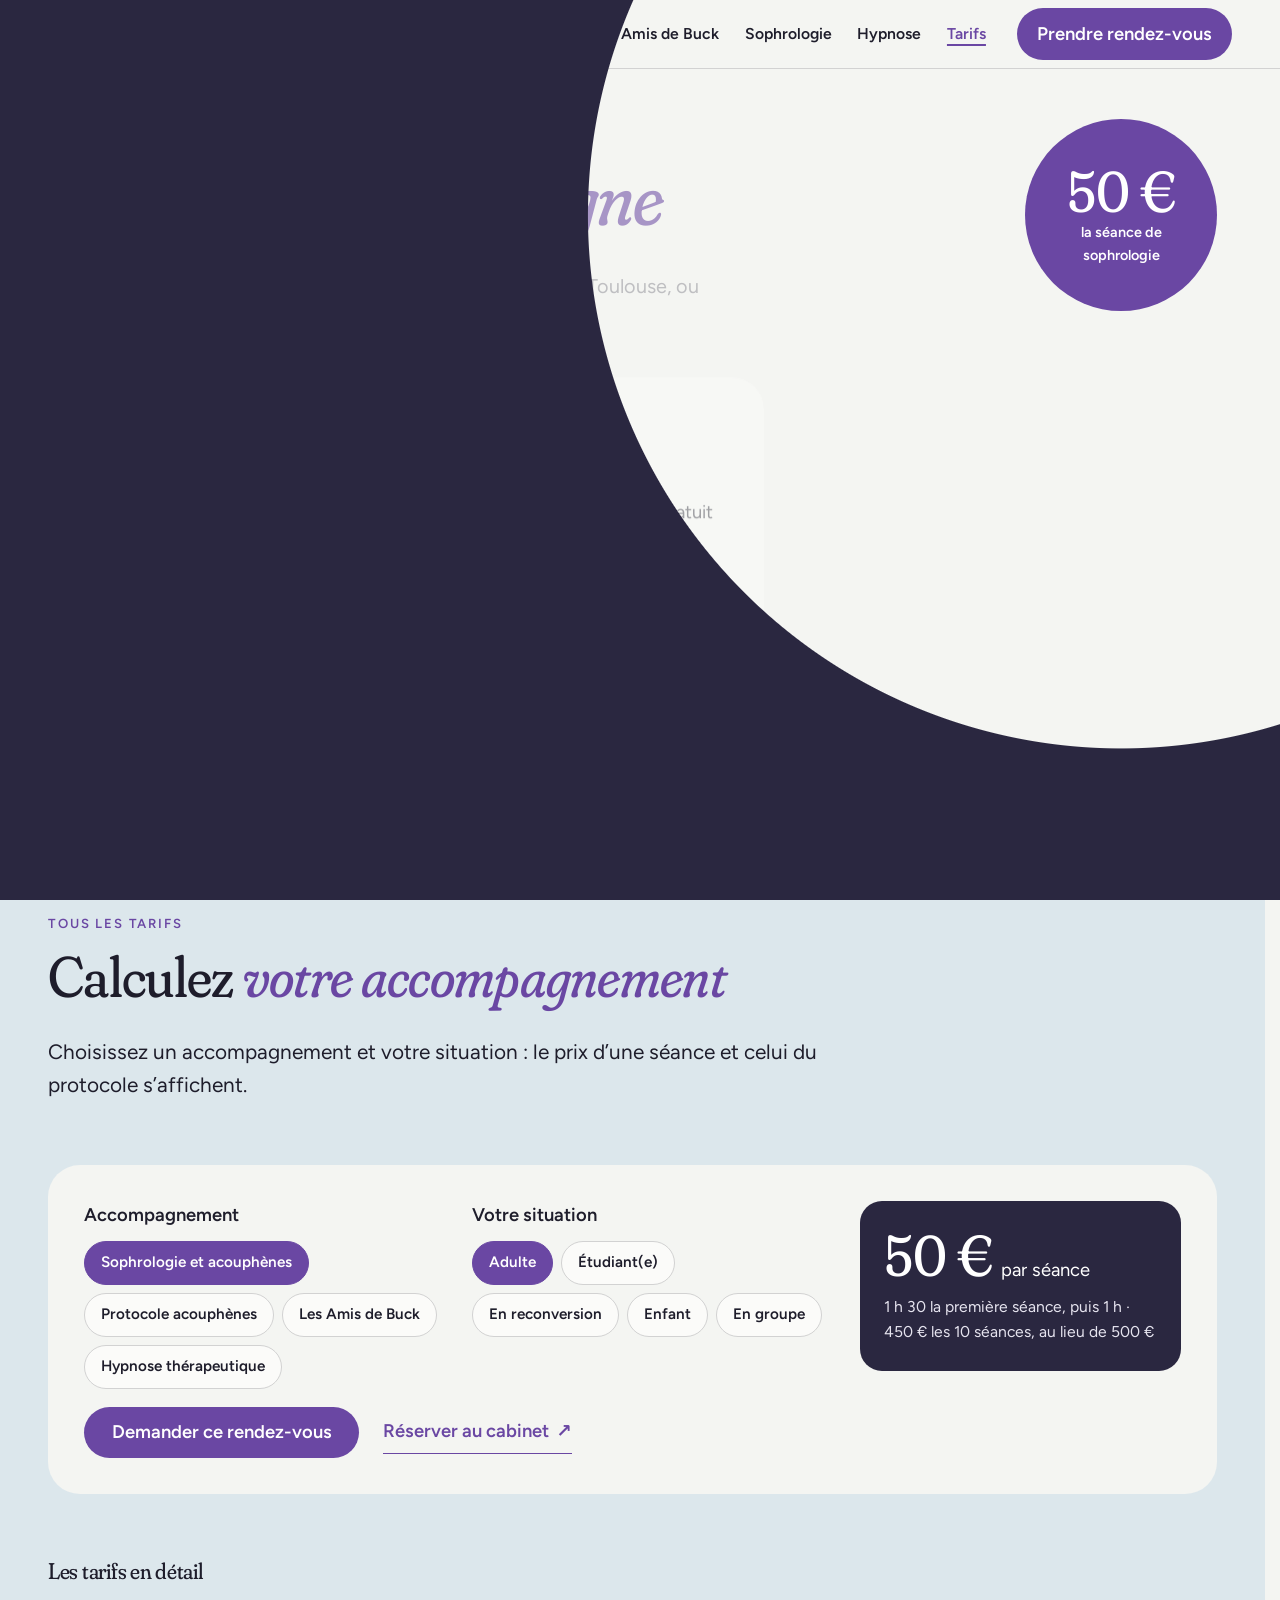
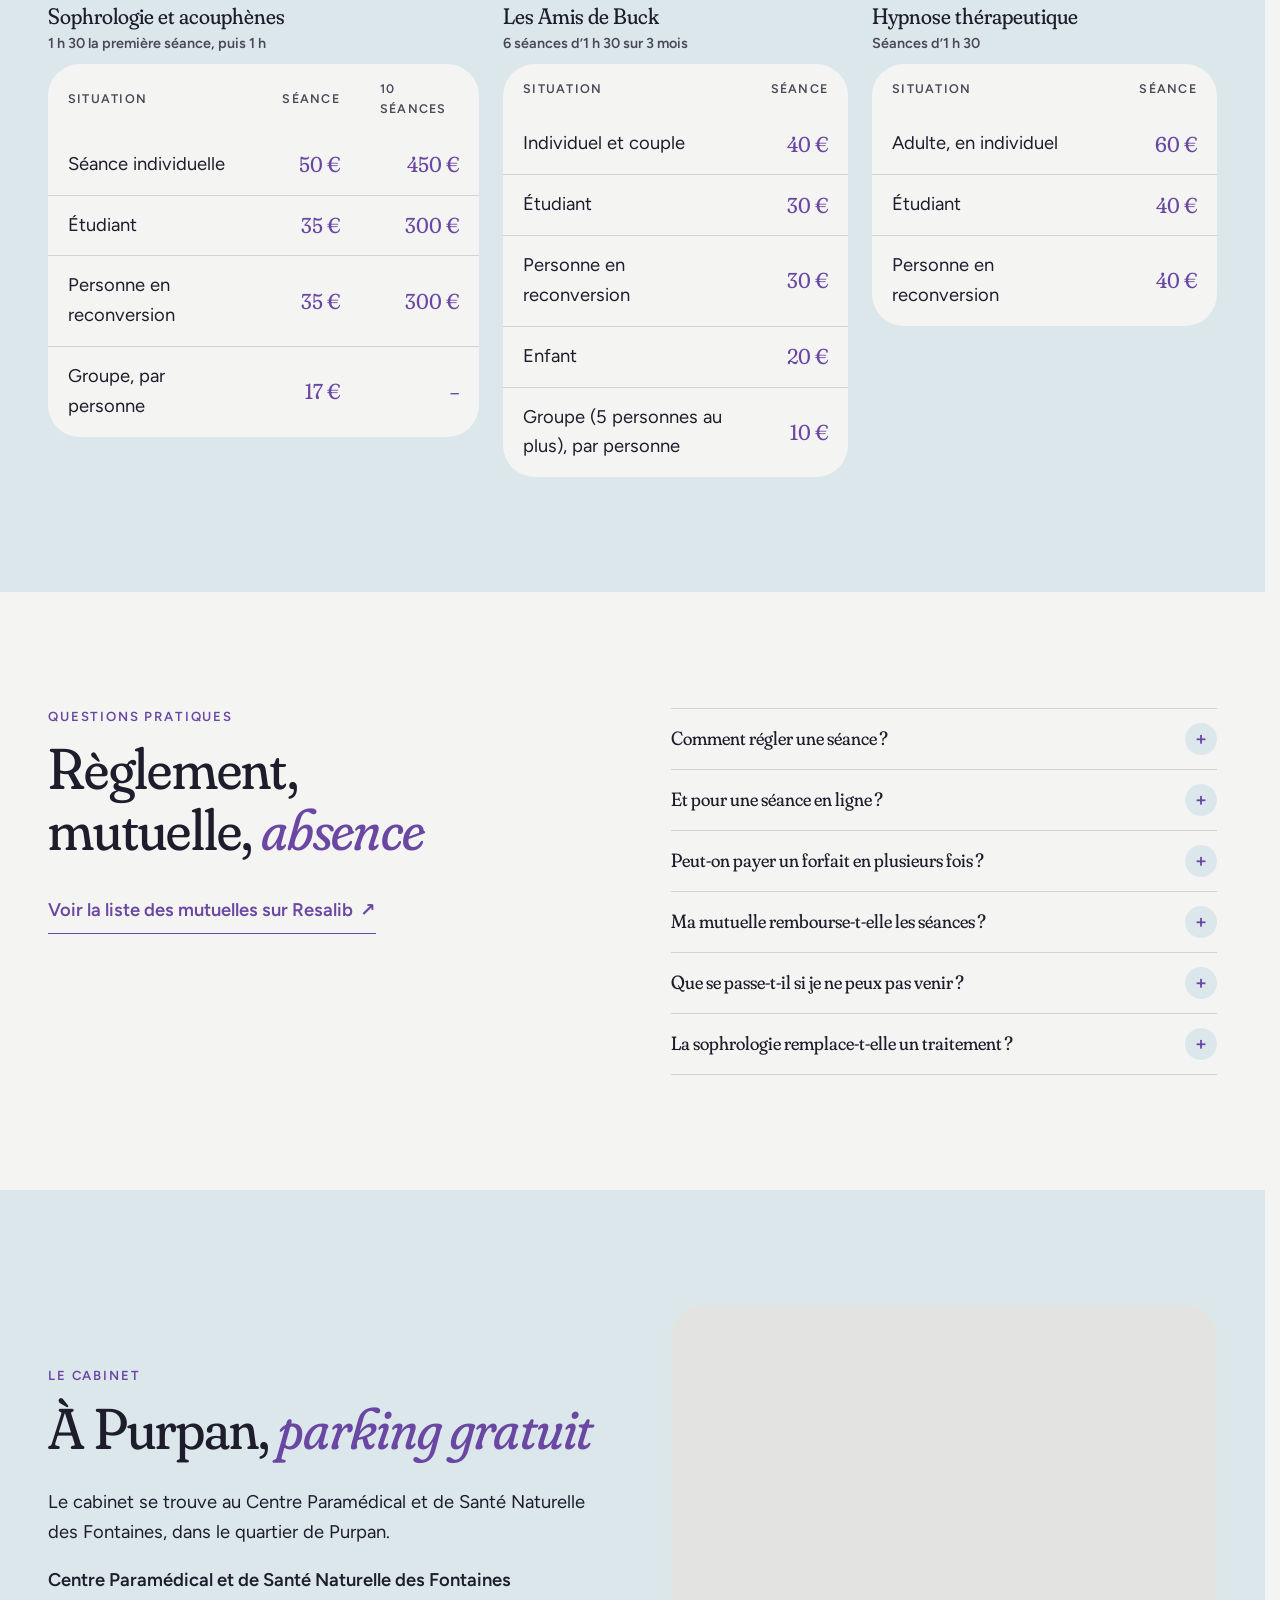
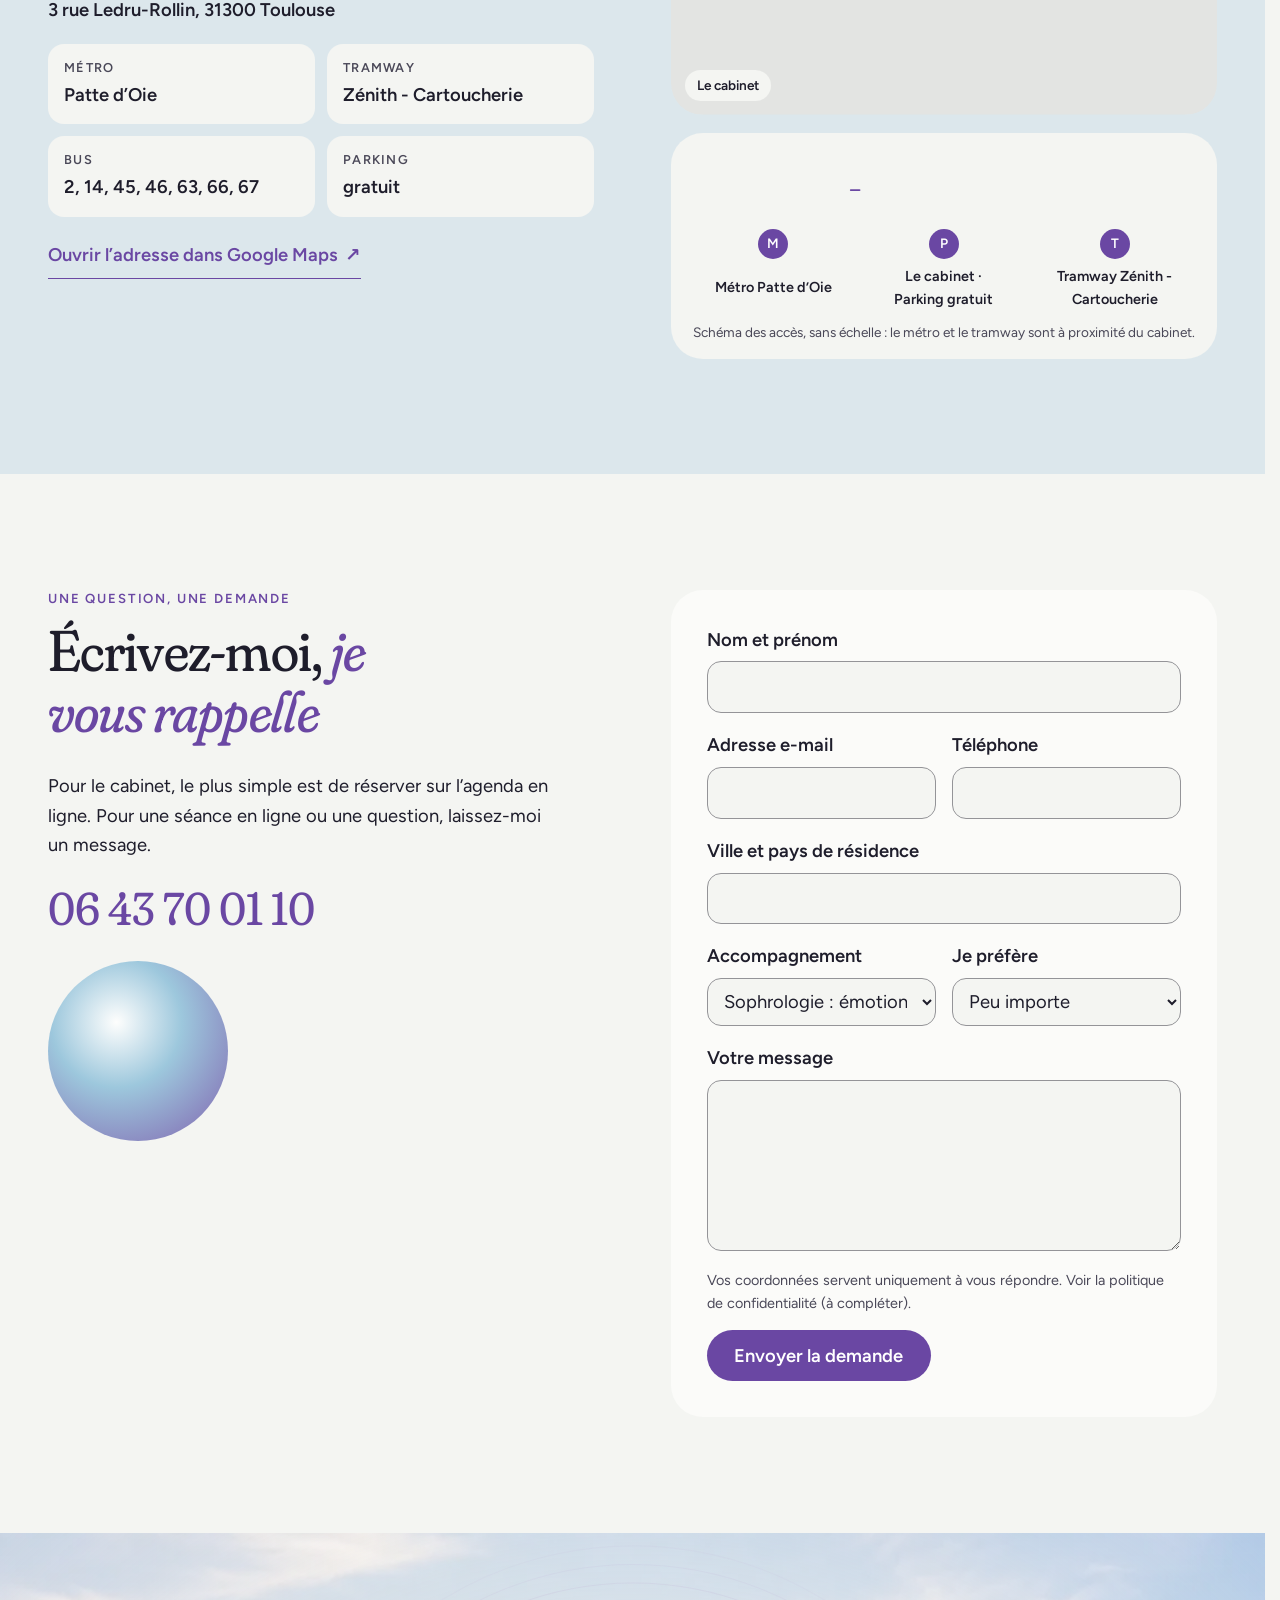
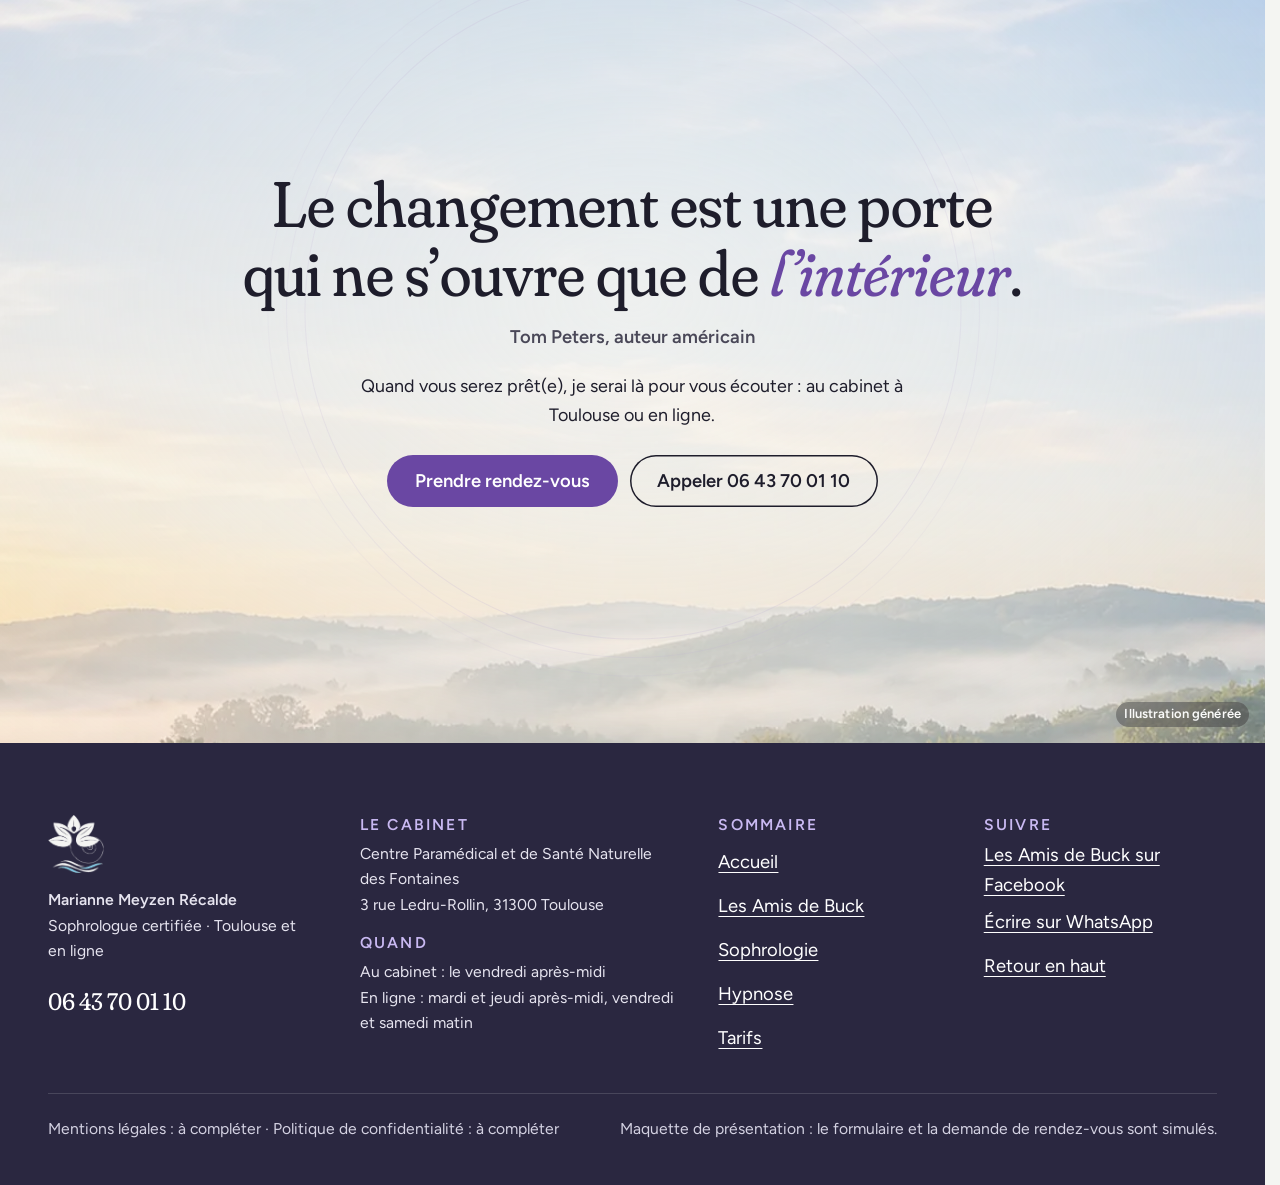
<file: rendez-vous.html>
<!doctype html>
<html lang="fr" data-v="2" data-curseur>
<head>
<meta charset="utf-8">
<meta name="viewport" content="width=device-width, initial-scale=1, viewport-fit=cover">
<title>Tarifs et rendez-vous : sophrologue à Toulouse et en ligne</title>
<meta name="description" content="Tous les tarifs, le règlement, l’accès au cabinet de Purpan et la prise de rendez-vous, au cabinet ou en ligne.">
<meta name="robots" content="noindex, nofollow">
<link rel="canonical" href="https://sophrologue-toulouse-maquette.vercel.app/rendez-vous">
<style>:root{--fond:#F4F5F2;--texte:#1E1D2B;--voile-fond:#2A2740;--menu-fond:#2A2740}:root { --entete-h: 72px; --barres-h: 0px; } html { background: var(--fond); color: var(--texte); scrollbar-gutter: stable; } body { margin: 0; background: var(--fond); } html.js:not(.secours):not([data-arrivee="retour"]) [data-anime] { opacity: 0; } html.js:not(.secours):not([data-arrivee="retour"]) [data-anime].vu { opacity: 1; } [data-voile] { position: fixed; inset: 0; z-index: 900; background: var(--voile-fond); transform: translateY(100%); visibility: hidden; pointer-events: none; } html[data-arrivee="voile"]:not(.voile-leve):not(.secours) [data-voile] { transform: none; visibility: visible; } html.secours [data-voile] { visibility: hidden !important; } .ouverture-panneau { position: fixed; inset: 0; z-index: 850; display: none; place-content: center; justify-items: center; background: var(--ouverture-fond, var(--voile-fond)); color: var(--fond); text-align: center; } html.js[data-arrivee="intro"]:not(.secours):not(.intro-finie) .ouverture-panneau { display: grid; } html.defilement-bloque, html.defilement-bloque body, html.js[data-arrivee="intro"]:not(.secours):not(.intro-finie), html.js[data-arrivee="intro"]:not(.secours):not(.intro-finie) body, html[data-arrivee="voile"]:not(.voile-leve):not(.secours), html[data-arrivee="voile"]:not(.voile-leve):not(.secours) body { overflow: hidden; } html.js[data-arrivee="intro"]:not(.secours):not(.intro-finie) { background-color: var(--ouverture-fond, var(--voile-fond)); } html[data-arrivee="voile"]:not(.voile-leve):not(.secours) { background-color: var(--voile-fond); }</style>
<script>(function () {
var d = document.documentElement, ss = null, ls = null;
try { ss = window.sessionStorage; ls = window.localStorage; } catch (e) {}
d.classList.add('js');
var nav = performance.getEntriesByType ? performance.getEntriesByType('navigation')[0] : null;
var type = nav ? nav.type : 'navigate';
var depart = null;
try { depart = JSON.parse(ss.getItem('socle:depart') || 'null'); ss.removeItem('socle:depart'); } catch (e) {}
if (depart && !(Date.now() - depart.t < 15000)) depart = null;
var mode = type === 'back_forward' ? 'retour' : type === 'reload' ? 'intro' : depart ? 'voile' : 'intro';
d.setAttribute('data-arrivee', mode);
if (mode === 'voile' && depart.couleur) d.style.setProperty('--voile-fond', depart.couleur);
if (type === 'reload' && 'scrollRestoration' in history) {
history.scrollRestoration = 'manual';
}
try {
var choisie = ls && ls.getItem('socle:langue');
var langue = (d.lang || '').slice(0, 2);
if (choisie && choisie !== langue && type === 'navigate' && !depart) {
var alt = document.querySelector('link[rel="alternate"][hreflang="' + choisie + '"]');
if (alt) location.replace(new URL(alt.href).pathname + location.search + location.hash);
}
} catch (e) {}
setTimeout(function () { if (!d.classList.contains('demarre')) d.classList.add('secours'); }, 2000);
})();</script>
<link rel="preload" href="/assets/polices/fraunces.woff2" as="font" type="font/woff2" crossorigin>
<link rel="preload" href="/assets/polices/fraunces-italique.woff2" as="font" type="font/woff2" crossorigin>
<link rel="preload" href="/assets/polices/figtree-400.woff2" as="font" type="font/woff2" crossorigin>
<link rel="stylesheet" href="/assets/css/socle.css?v=2">
<link rel="stylesheet" href="/assets/css/site.css?v=2">
<link rel="modulepreload" href="/assets/js/site.js?v=2">
<link rel="modulepreload" href="/assets/js/socle/index.js?v=2">
<script src="/assets/vendor/gsap.min.js" defer></script>
<script src="/assets/vendor/ScrollTrigger.min.js" defer></script>
<script src="/assets/vendor/SplitText.min.js" defer></script>
<script type="module" src="/assets/js/site.js?v=2"></script>
<meta name="theme-color" content="#F4F5F2">
<link rel="icon" href="/assets/images/favicon.png" type="image/png">
<link rel="apple-touch-icon" href="/assets/images/apple-touch-icon.png">
<meta property="og:type" content="website">
<meta property="og:site_name" content="Marianne Meyzen Récalde">
<meta property="og:locale" content="fr_FR">
<meta property="og:title" content="Tarifs et rendez-vous : sophrologue à Toulouse et en ligne">
<meta property="og:description" content="Tous les tarifs, le règlement, l’accès au cabinet de Purpan et la prise de rendez-vous, au cabinet ou en ligne.">
<meta property="og:url" content="https://sophrologue-toulouse-maquette.vercel.app/rendez-vous">
<meta property="og:image" content="https://sophrologue-toulouse-maquette.vercel.app/assets/partage/rendez-vous-fr.jpg">
<meta property="og:image:width" content="1200">
<meta property="og:image:height" content="630">
<meta property="og:image:alt" content="Tarifs et rendez-vous de Marianne Meyzen Récalde">
<meta name="twitter:card" content="summary_large_image">
<script type="application/ld+json">{"@context":"https://schema.org","@type":"HealthAndBeautyBusiness","name":"Marianne Meyzen Récalde, sophrologue","url":"https://sophrologue-toulouse-maquette.vercel.app/","telephone":"+33643700110","description":"Sophrologue certifiée à Toulouse et en ligne : gestion du stress et des émotions, deuil animalier (Les Amis de Buck), acouphènes, hypnose thérapeutique.","address":{"@type":"PostalAddress","streetAddress":"3 rue Ledru-Rollin","postalCode":"31300","addressLocality":"Toulouse","addressCountry":"FR"},"sameAs":["https://facebook.com/deuilanimalierlesamisdeBuck"]}</script>
</head>
<body id="haut">
<div data-voile data-forme="iris" aria-hidden="true"><div class="voile-contenu"><img src="/assets/images/logo-240.webp" alt="" width="56" height="59"><span data-voile-libelle>Tarifs</span></div></div>
<div class="ouverture-panneau" data-ouverture aria-hidden="true">
  <div class="intro-scene">
    <span class="intro-anneau"></span><span class="intro-anneau"></span>
    <div class="intro-disque" data-ouverture-objet><img src="/assets/images/logo-240.webp" alt="" width="72" height="75"></div>
  </div>
  <p class="intro-mots"><span class="intro-mot intro-mot--in">Inspirez</span><span class="intro-mot intro-mot--ex">Expirez</span></p>
  <p class="ouverture-nom">Marianne Meyzen Récalde<span>Sophrologue à Toulouse</span></p>
</div>
<a class="evitement" href="#contenu">Aller au contenu</a>
<header data-entete>
  <div class="entete-rangee">
    <a class="entete-logo" href="/" data-libelle="Accueil">
      <img src="/assets/images/logo-240.webp" alt="" width="40" height="42"><span class="entete-nom">Marianne Meyzen Récalde<small>Sophrologue · Toulouse</small></span>
    </a>
    <nav data-nav aria-label="Navigation principale">
      <ul><li><a href="/les-amis-de-buck" data-libelle="Les Amis de Buck">Les Amis de Buck</a></li><li><a href="/sophrologie" data-libelle="Sophrologie">Sophrologie</a></li><li><a href="/hypnose" data-libelle="Hypnose">Hypnose</a></li><li><a href="/rendez-vous" data-libelle="Tarifs" aria-current="page">Tarifs</a></li></ul>
    </nav>
    <div class="entete-actions">
      <a class="bouton" href="/rendez-vous#choisir" data-libelle="Tarifs">Prendre rendez-vous</a>
      <button type="button" data-menu-bouton aria-controls="menu" aria-expanded="false" data-libelle-ouvrir="Menu" data-libelle-fermer="Fermer"><span data-libelle-bouton>Menu</span></button>
      <a class="menu-sansjs" href="#menu" data-menu-lien>Menu</a>
    </div>
  </div>
</header>
<script>/* Avant le premier affichage : rangées de la navigation (même règle que ajusterNav dans assets/js/socle/entete.js)
   et hauteur réelle de l'en-tête, pour que rien ne saute quand le JavaScript du site prend la main. */
(function () {
  var h = document.documentElement, u = document.querySelector('[data-nav] ul'), e = document.querySelector('[data-entete]');
  if (u) {
    var deborde = function () { return u.scrollWidth > u.clientWidth + 1; }, c = deborde();
    if (c && window.matchMedia('(min-width: 900px)').matches) {
      h.classList.add('nav-deux-rangees'); c = deborde();
      if (c) { h.classList.add('nav-deux-lignes'); var a = u.querySelector('a'); c = !a || u.getBoundingClientRect().height > a.getBoundingClientRect().height * 2.5; }
      if (c) h.classList.remove('nav-deux-rangees', 'nav-deux-lignes');
    }
    if (c) h.classList.add('nav-compacte');
  }
  if (e) h.style.setProperty('--entete-h', Math.round(e.getBoundingClientRect().height) + 'px');
})();</script>
<span id="menu-ferme" aria-hidden="true"></span>
<div id="menu" data-menu role="dialog" aria-modal="true" aria-label="Menu">
  <p class="menu-sansjs-fermer"><a href="#menu-ferme">Fermer</a></p>
  <ul><li style="--i:0"><a href="/" class="menu-lien" data-libelle="Accueil"><span>Accueil</span><small>Retrouver son souffle</small></a></li><li style="--i:1"><a href="/les-amis-de-buck" class="menu-lien" data-libelle="Les Amis de Buck"><span>Les Amis de Buck</span><small>Deuil animalier</small></a></li><li style="--i:2"><a href="/sophrologie" class="menu-lien" data-libelle="Sophrologie"><span>Sophrologie</span><small>Émotions, stress, sommeil, acouphènes</small></a></li><li style="--i:3"><a href="/hypnose" class="menu-lien" data-libelle="Hypnose"><span>Hypnose</span><small>Thérapie brève</small></a></li><li style="--i:4"><a href="/rendez-vous" class="menu-lien" data-libelle="Tarifs" aria-current="page"><span>Tarifs</span><small>Tarifs, cabinet, rendez-vous</small></a></li></ul>
  <div class="menu-contact">
    <p class="menu-actions"><a class="bouton" href="tel:+33643700110">Appeler 06 43 70 01 10</a><a class="bouton bouton--contour" href="https://calendar.app.google/daQRq3HRKrpuS9pt7" target="_blank" rel="noopener">Réserver au cabinet <span aria-hidden="true">↗</span><span class="visuellement-cache"> (nouvel onglet)</span></a></p>
    <p class="menu-horaires">Au cabinet : le vendredi après-midi<br>En ligne : mardi et jeudi après-midi, vendredi et samedi matin</p>
  </div>
</div>
<main id="contenu" tabindex="-1">
<section class="ouv-portes" id="debut">
  <div class="conteneur">
    <div class="ouv-portes-tete">
      <div>
        <p class="surtitre" data-anime="gsap">Tarifs et rendez-vous</p>
        <h1 class="ouv-titre" data-anime="gsap">Au cabinet <em>ou en ligne</em></h1>
        <p class="ouv-texte masque-ecran-bas" data-anime="gsap">Choisissez ce qui vous va le mieux : le vendredi après-midi à Toulouse, ou quatre demi-journées par semaine en ligne.</p>
      </div>
      <p class="prix-rond" data-iris-centre="disque" data-info-cle data-prix><strong>50 €</strong><span>la séance de sophrologie</span></p>
    </div>
    <div class="portes" id="choisir" data-effet="choix">
      <article class="porte porte--cabinet">
        <figure class="media porte-media" data-grok style="--cadrage:40% 55%">
  <picture>
    <img src="/assets/images/grok/rdv-ouverture-1280.webp" srcset="/assets/images/grok/rdv-ouverture-640.webp 640w, /assets/images/grok/rdv-ouverture-1280.webp 1280w, /assets/images/grok/rdv-ouverture-1920.webp 1920w" sizes="(max-width: 760px) 92vw, 45vw" alt="Un fauteuil en lin, un bouquet et un verre d’eau dans une pièce lumineuse" width="1280" height="720" fetchpriority="high" loading="eager" decoding="async">
  </picture><figcaption class="mention-ia">Illustration générée</figcaption>
</figure>
        <div class="porte-corps">
          <h2>Au cabinet</h2>
          <p class="porte-quand">Vendredi après-midi</p>
          <p>Purpan, Toulouse · parking gratuit</p>
          <a class="bouton" href="https://calendar.app.google/daQRq3HRKrpuS9pt7" target="_blank" rel="noopener" data-action-principale data-survol="magnetique">Réserver sur l’agenda <span aria-hidden="true">↗</span><span class="visuellement-cache"> (nouvel onglet)</span></a>
        </div>
      </article>
      <article class="porte porte--ligne">
        <span class="porte-icone" aria-hidden="true"><svg viewBox="0 0 48 48"><rect x="6" y="10" width="36" height="24" rx="4" fill="none" stroke="currentColor" stroke-width="2.5"/><path d="M18 40h12M24 34v6" stroke="currentColor" stroke-width="2.5" stroke-linecap="round"/><circle cx="24" cy="22" r="5" fill="currentColor"/></svg></span>
        <div class="porte-corps">
          <h2>En ligne</h2>
          <p class="porte-quand">Mardi et jeudi après-midi, vendredi et samedi matin</p>
          <p>En France et dans les pays francophones</p>
          <a class="bouton bouton--contour" href="tel:+33643700110" data-survol="magnetique">Appeler le 06 43 70 01 10</a>
        </div>
      </article>
    </div>
  </div>
</section>
<section class="section tarifs-page fond-ciel" id="tarifs">
  <div class="conteneur">
    <div class="tete-section">
      <p class="surtitre" data-anime>Tous les tarifs</p>
      <h2 data-anime="lignes">Calculez <em>votre accompagnement</em></h2>
      <p class="chapo" data-anime>Choisissez un accompagnement et votre situation : le prix d’une séance et celui du protocole s’affichent.</p>
    </div>
    <form class="calcul" data-calcul data-anime action="#" onsubmit="return false" aria-describedby="calcul-resultat">
      <fieldset class="calcul-choix">
        <legend>Accompagnement</legend>
        <label class="pastille"><input type="radio" name="accompagnement" value="sophrologie" checked><span>Sophrologie et acouphènes</span></label><label class="pastille"><input type="radio" name="accompagnement" value="acouphenes"><span>Protocole acouphènes</span></label><label class="pastille"><input type="radio" name="accompagnement" value="buck"><span>Les Amis de Buck</span></label><label class="pastille"><input type="radio" name="accompagnement" value="hypnose"><span>Hypnose thérapeutique</span></label>
      </fieldset>
      <fieldset class="calcul-choix">
        <legend>Votre situation</legend>
        <label class="pastille"><input type="radio" name="profil" value="adulte" checked><span>Adulte</span></label><label class="pastille"><input type="radio" name="profil" value="etudiant"><span>Étudiant(e)</span></label><label class="pastille"><input type="radio" name="profil" value="reconversion"><span>En reconversion</span></label><label class="pastille"><input type="radio" name="profil" value="enfant"><span>Enfant</span></label><label class="pastille"><input type="radio" name="profil" value="groupe"><span>En groupe</span></label>
      </fieldset>
      <output class="calcul-resultat" id="calcul-resultat" aria-live="polite" data-grille="retour" data-calcul-resultat data-par-seance="par séance" data-non-propose="Ce tarif n’est pas proposé pour cet accompagnement : appelez Marianne pour en parler.">
        <span class="calcul-prix" data-prix><strong data-calcul-prix>50 €</strong> <span>par séance</span></span>
        <span class="calcul-detail" data-calcul-detail>1 h 30 la première séance, puis 1 h · 450 € les 10 séances</span>
      </output>
      <p class="calcul-suite"><a href="/rendez-vous#demande" class="bouton" data-libelle="Tarifs" data-calcul-lien>Demander ce rendez-vous</a><a class="lien-fleche" href="https://calendar.app.google/daQRq3HRKrpuS9pt7" target="_blank" rel="noopener">Réserver au cabinet <span aria-hidden="true">↗</span><span class="visuellement-cache"> (nouvel onglet)</span></a></p>
      <script type="application/json" data-calcul-donnees>{"sophrologie":{"nom":"Sophrologie et acouphènes","duree":"1 h 30 la première séance, puis 1 h","lignes":[{"profil":"adulte","libelle":"Séance individuelle","prix":50,"forfait":450},{"profil":"etudiant","libelle":"Étudiant","prix":35,"forfait":300},{"profil":"reconversion","libelle":"Personne en reconversion","prix":35,"forfait":300},{"profil":"groupe","libelle":"Groupe, par personne","prix":17}]},"buck":{"nom":"Les Amis de Buck","duree":"6 séances d’1 h 30 sur 3 mois","lignes":[{"profil":"adulte","libelle":"Individuel et couple","prix":40},{"profil":"etudiant","libelle":"Étudiant","prix":30},{"profil":"reconversion","libelle":"Personne en reconversion","prix":30},{"profil":"enfant","libelle":"Enfant","prix":20},{"profil":"groupe","libelle":"Groupe (5 personnes au plus), par personne","prix":10}]},"hypnose":{"nom":"Hypnose thérapeutique","duree":"Séances d’1 h 30","lignes":[{"profil":"adulte","libelle":"Adulte, en individuel","prix":60},{"profil":"etudiant","libelle":"Étudiant","prix":40},{"profil":"reconversion","libelle":"Personne en reconversion","prix":40}]}}</script>
    </form>
    <h3 class="tarifs-sous-titre" data-anime>Les tarifs en détail</h3>
    <div class="tables" data-anime="cascade">
      <div class="table-bloc"><h4 class="table-titre">Sophrologie et acouphènes<small>1 h 30 la première séance, puis 1 h</small></h4><table class="table-prix">
    <caption class="visuellement-cache">Sophrologie et acouphènes</caption>
    <thead><tr><th scope="col">Situation</th><th scope="col">Séance</th><th scope="col">10 séances</th></tr></thead>
    <tbody><tr><th scope="row">Séance individuelle</th><td data-prix>50 €</td><td data-prix>450 €</td></tr><tr><th scope="row">Étudiant</th><td data-prix>35 €</td><td data-prix>300 €</td></tr><tr><th scope="row">Personne en reconversion</th><td data-prix>35 €</td><td data-prix>300 €</td></tr><tr><th scope="row">Groupe, par personne</th><td data-prix>17 €</td><td data-prix>–</td></tr></tbody>
  </table></div>
      <div class="table-bloc"><h4 class="table-titre">Les Amis de Buck<small>6 séances d’1 h 30 sur 3 mois</small></h4><table class="table-prix">
    <caption class="visuellement-cache">Les Amis de Buck</caption>
    <thead><tr><th scope="col">Situation</th><th scope="col">Séance</th></tr></thead>
    <tbody><tr><th scope="row">Individuel et couple</th><td data-prix>40 €</td></tr><tr><th scope="row">Étudiant</th><td data-prix>30 €</td></tr><tr><th scope="row">Personne en reconversion</th><td data-prix>30 €</td></tr><tr><th scope="row">Enfant</th><td data-prix>20 €</td></tr><tr><th scope="row">Groupe (5 personnes au plus), par personne</th><td data-prix>10 €</td></tr></tbody>
  </table></div>
      <div class="table-bloc"><h4 class="table-titre">Hypnose thérapeutique<small>Séances d’1 h 30</small></h4><table class="table-prix">
    <caption class="visuellement-cache">Hypnose thérapeutique</caption>
    <thead><tr><th scope="col">Situation</th><th scope="col">Séance</th></tr></thead>
    <tbody><tr><th scope="row">Adulte, en individuel</th><td data-prix>60 €</td></tr><tr><th scope="row">Étudiant</th><td data-prix>40 €</td></tr><tr><th scope="row">Personne en reconversion</th><td data-prix>40 €</td></tr></tbody>
  </table></div>
    </div>
  </div>
</section>
<section class="section reglement" id="reglement">
  <div class="conteneur reglement-grille">
    <div>
      <p class="surtitre" data-anime>Questions pratiques</p>
      <h2 data-anime="lignes">Règlement, mutuelle, <em>absence</em></h2>
      <p data-anime><a class="lien-fleche" href="https://www.resalib.fr/remboursement/mutuelle/specialite/34-sophrologie" target="_blank" rel="noopener">Voir la liste des mutuelles sur Resalib <span aria-hidden="true">↗</span><span class="visuellement-cache"> (nouvel onglet)</span></a></p>
    </div>
    <div class="faq" data-anime="cascade">
      <details class="faq-item"><summary>Comment régler une séance ?</summary><p>À la fin de la séance, en espèces, par chèque ou par virement WERO. Une facture vous est remise après chaque séance.</p></details><details class="faq-item"><summary>Et pour une séance en ligne ?</summary><p>Un prépaiement par virement bancaire ou WERO est demandé avant la séance. Le rendez-vous se prend par téléphone.</p></details><details class="faq-item"><summary>Peut-on payer un forfait en plusieurs fois ?</summary><p>Oui : pour les forfaits de 6 à 10 séances, un paiement en 3 ou 4 fois sans frais est possible au début du protocole, sur demande.</p></details><details class="faq-item"><summary>Ma mutuelle rembourse-t-elle les séances ?</summary><p>Cela dépend de votre contrat : votre complémentaire santé peut vous renseigner. Resalib tient une liste des mutuelles qui prennent en charge la sophrologie.</p></details><details class="faq-item"><summary>Que se passe-t-il si je ne peux pas venir ?</summary><p>Prévenez dès que possible : un rendez-vous non honoré sans prévenir est dû et facturé.</p></details><details class="faq-item"><summary>La sophrologie remplace-t-elle un traitement ?</summary><p>Non. La sophrologie ne remplace pas un suivi médical : elle l’accompagne.</p></details>
    </div>
  </div>
</section>
<section class="section cabinet fond-ciel" id="cabinet">
  <div class="conteneur cabinet-grille">
    <div>
      <p class="surtitre" data-anime>Le cabinet</p>
      <h2 data-anime="lignes">À Purpan, <em>parking gratuit</em></h2>
      <p data-anime>Le cabinet se trouve au Centre Paramédical et de Santé Naturelle des Fontaines, dans le quartier de Purpan.</p>
      <address class="adresse" data-anime>Centre Paramédical et de Santé Naturelle des Fontaines<br>3 rue Ledru-Rollin, 31300 Toulouse</address>
      <dl class="acces" data-anime="cascade">
        <div><dt>Métro</dt><dd>Patte d’Oie</dd></div><div><dt>Tramway</dt><dd>Zénith - Cartoucherie</dd></div><div><dt>Bus</dt><dd>2, 14, 45, 46, 63, 66, 67</dd></div><div><dt>Parking</dt><dd>gratuit</dd></div>
      </dl>
      <p data-anime><a class="lien-fleche" href="https://www.google.com/maps/search/?api=1&amp;query=3+rue+Ledru-Rollin+31300+Toulouse" target="_blank" rel="noopener">Ouvrir l’adresse dans Google Maps <span aria-hidden="true">↗</span><span class="visuellement-cache"> (nouvel onglet)</span></a></p>
    </div>
    <div class="cabinet-visuels">
      <figure class="media cabinet-media" data-anime="rideau" style="--cadrage:50% 50%">
  <picture>
    <img src="/assets/images/cabinet-1280.webp" srcset="/assets/images/cabinet-640.webp 640w, /assets/images/cabinet-960.webp 960w, /assets/images/cabinet-1280.webp 1280w" sizes="(max-width: 760px) 100vw, 40vw" alt="Le cabinet : deux fauteuils gris, un tapis rond et une étagère en bois clair" width="1280" height="960" loading="lazy" decoding="async">
  </picture><figcaption class="media-legende">Le cabinet</figcaption>
</figure>
      <figure class="plan" data-visuel>
        <svg viewBox="0 0 400 120" aria-hidden="true" data-fx="trace">
          <path d="M40 60 H360" fill="none" stroke="currentColor" stroke-width="3" stroke-linecap="round"/>
          <circle cx="40" cy="60" r="9" fill="none" stroke="currentColor" stroke-width="3"/>
          <circle cx="360" cy="60" r="9" fill="none" stroke="currentColor" stroke-width="3"/>
          <circle cx="200" cy="60" r="16" fill="none" stroke="currentColor" stroke-width="3"/>
        </svg>
        <ul class="plan-reperes">
          <li data-repere><span class="plan-pastille" aria-hidden="true">M</span>Métro Patte d’Oie</li>
          <li data-repere class="plan-cabinet"><span class="plan-pastille" aria-hidden="true">P</span>Le cabinet · Parking gratuit</li>
          <li data-repere><span class="plan-pastille" aria-hidden="true">T</span>Tramway Zénith - Cartoucherie</li>
        </ul>
        <figcaption>Schéma des accès, sans échelle : le métro et le tramway sont à proximité du cabinet.</figcaption>
      </figure>
    </div>
  </div>
</section>
<section class="section demande" id="demande">
  <div class="conteneur demande-grille">
    <div>
      <p class="surtitre" data-anime>Une question, une demande</p>
      <h2 data-anime="lignes">Écrivez-moi, <em>je vous rappelle</em></h2>
      <p data-anime>Pour le cabinet, le plus simple est de réserver sur l’agenda en ligne. Pour une séance en ligne ou une question, laissez-moi un message.</p>
      <p class="demande-tel" data-anime><a href="tel:+33643700110">06 43 70 01 10</a></p>
      <span class="demande-souffle" aria-hidden="true" data-fx="vitesse" data-fx-force="6"></span>
    </div>
    <form data-formulaire class="formulaire" action="#" novalidate data-anime>
      <div class="champ"><label for="f-nom">Nom et prénom</label><input id="f-nom" name="nom" autocomplete="name" required></div>
      <div class="champs-duo">
        <div class="champ"><label for="f-email">Adresse e-mail</label><input id="f-email" name="email" type="email" autocomplete="email" required></div>
        <div class="champ"><label for="f-tel">Téléphone</label><input id="f-tel" name="tel" type="tel" autocomplete="tel"></div>
      </div>
      <div class="champ"><label for="f-ville">Ville et pays de résidence</label><input id="f-ville" name="ville" autocomplete="address-level2"></div>
      <div class="champs-duo">
        <div class="champ"><label for="f-sujet">Accompagnement</label>
          <select id="f-sujet" name="sujet">
            <option value="sophrologie">Sophrologie : émotions, stress, sommeil</option>
            <option value="buck">Les Amis de Buck : deuil animalier</option>
            <option value="acouphenes">Protocole acouphènes</option>
            <option value="hypnose">Hypnose thérapeutique</option>
            <option value="entreprise">Atelier en entreprise</option>
            <option value="autre">Autre question</option>
          </select></div>
        <div class="champ"><label for="f-lieu">Je préfère</label>
          <select id="f-lieu" name="lieu">
            <option value="indifferent">Peu importe</option>
            <option value="cabinet">Au cabinet</option>
            <option value="ligne">En ligne</option>
          </select></div>
      </div>
      <div class="champ"><label for="f-message">Votre message</label><textarea id="f-message" name="message" rows="5" required></textarea></div>
      <p class="mention-donnees">Vos coordonnées servent uniquement à vous répondre. Voir la politique de confidentialité (à compléter).</p>
      <button type="submit" class="bouton">Envoyer la demande</button>
      <p data-message-envoi role="status" tabindex="-1" hidden></p>
    </form>
  </div>
</section>
<section class="appel" id="appel">
  <figure class="media appel-media" data-grok data-fx="zoom" data-fx-force="12" style="--cadrage:50% 50%">
  <picture>
    <img src="/assets/images/grok/appel-aube-1280.webp" srcset="/assets/images/grok/appel-aube-640.webp 640w, /assets/images/grok/appel-aube-1280.webp 1280w, /assets/images/grok/appel-aube-1920.webp 1920w" sizes="100vw" alt="" width="1280" height="854" loading="lazy" decoding="async">
  </picture><figcaption class="mention-ia">Illustration générée</figcaption>
</figure>
  <div class="appel-contenu conteneur">
    <span class="appel-souffle" aria-hidden="true" data-effet="souffle-appel" data-grille="fil"><span></span><span></span><span></span></span>
    <blockquote class="appel-citation">
      <p class="appel-titre" data-anime="lignes">Le changement est une porte qui ne s’ouvre que de <em>l’intérieur</em>.</p>
      <footer data-anime>Tom Peters, auteur américain</footer>
    </blockquote>
    <p class="appel-texte" data-anime>Quand vous serez prêt(e), je serai là pour vous écouter : au cabinet à Toulouse ou en ligne.</p>
    <p class="appel-actions" data-anime>
      <a href="/rendez-vous#choisir" class="bouton" data-libelle="Tarifs" data-survol="magnetique">Prendre rendez-vous</a>
      <a class="bouton bouton--contour" href="tel:+33643700110" data-survol="magnetique">Appeler 06 43 70 01 10</a>
    </p>
  </div>
</section>
</main>
<footer class="pied" id="pied">
  <div class="conteneur pied-grille">
    <div class="pied-marque">
      <img src="/assets/images/logo-clair-240.webp" alt="" width="56" height="59" loading="lazy">
      <p><strong>Marianne Meyzen Récalde</strong><br>Sophrologue certifiée · Toulouse et en ligne</p>
      <p><a class="pied-tel" href="tel:+33643700110">06 43 70 01 10</a></p>
    </div>
    <div>
      <p class="pied-titre">Le cabinet</p>
      <p>Centre Paramédical et de Santé Naturelle des Fontaines<br>3 rue Ledru-Rollin, 31300 Toulouse</p>
      <p class="pied-titre">Quand</p>
      <p>Au cabinet : le vendredi après-midi<br>En ligne : mardi et jeudi après-midi, vendredi et samedi matin</p>
    </div>
    <nav aria-label="Sommaire">
      <p class="pied-titre">Sommaire</p>
      <ul><li><a href="/" data-libelle="Accueil">Accueil</a></li><li><a href="/les-amis-de-buck" data-libelle="Les Amis de Buck">Les Amis de Buck</a></li><li><a href="/sophrologie" data-libelle="Sophrologie">Sophrologie</a></li><li><a href="/hypnose" data-libelle="Hypnose">Hypnose</a></li><li><a href="/rendez-vous" data-libelle="Tarifs" aria-current="page">Tarifs</a></li></ul>
    </nav>
    <div>
      <p class="pied-titre">Suivre</p>
      <ul>
        <li><a href="https://facebook.com/deuilanimalierlesamisdeBuck" target="_blank" rel="noopener">Les Amis de Buck sur Facebook<span class="visuellement-cache"> (nouvel onglet)</span></a></li>
        <li><a href="https://api.whatsapp.com/send?phone=33643700110" target="_blank" rel="noopener">Écrire sur WhatsApp<span class="visuellement-cache"> (nouvel onglet)</span></a></li>
        <li><a href="#haut" data-sans-transition>Retour en haut</a></li>
      </ul>
    </div>
  </div>
  <div class="conteneur pied-bas"><p>Mentions légales : à compléter · Politique de confidentialité : à compléter</p><p>Maquette de présentation : le formulaire et la demande de rendez-vous sont simulés.</p></div>
</footer>
<div data-barre-fixe>
  <a class="bouton bouton--contour" href="tel:+33643700110">Appeler</a>
  <a class="bouton" href="/rendez-vous#choisir" data-libelle="Tarifs">Rendez-vous</a>
</div>
</body>
</html>
</file>
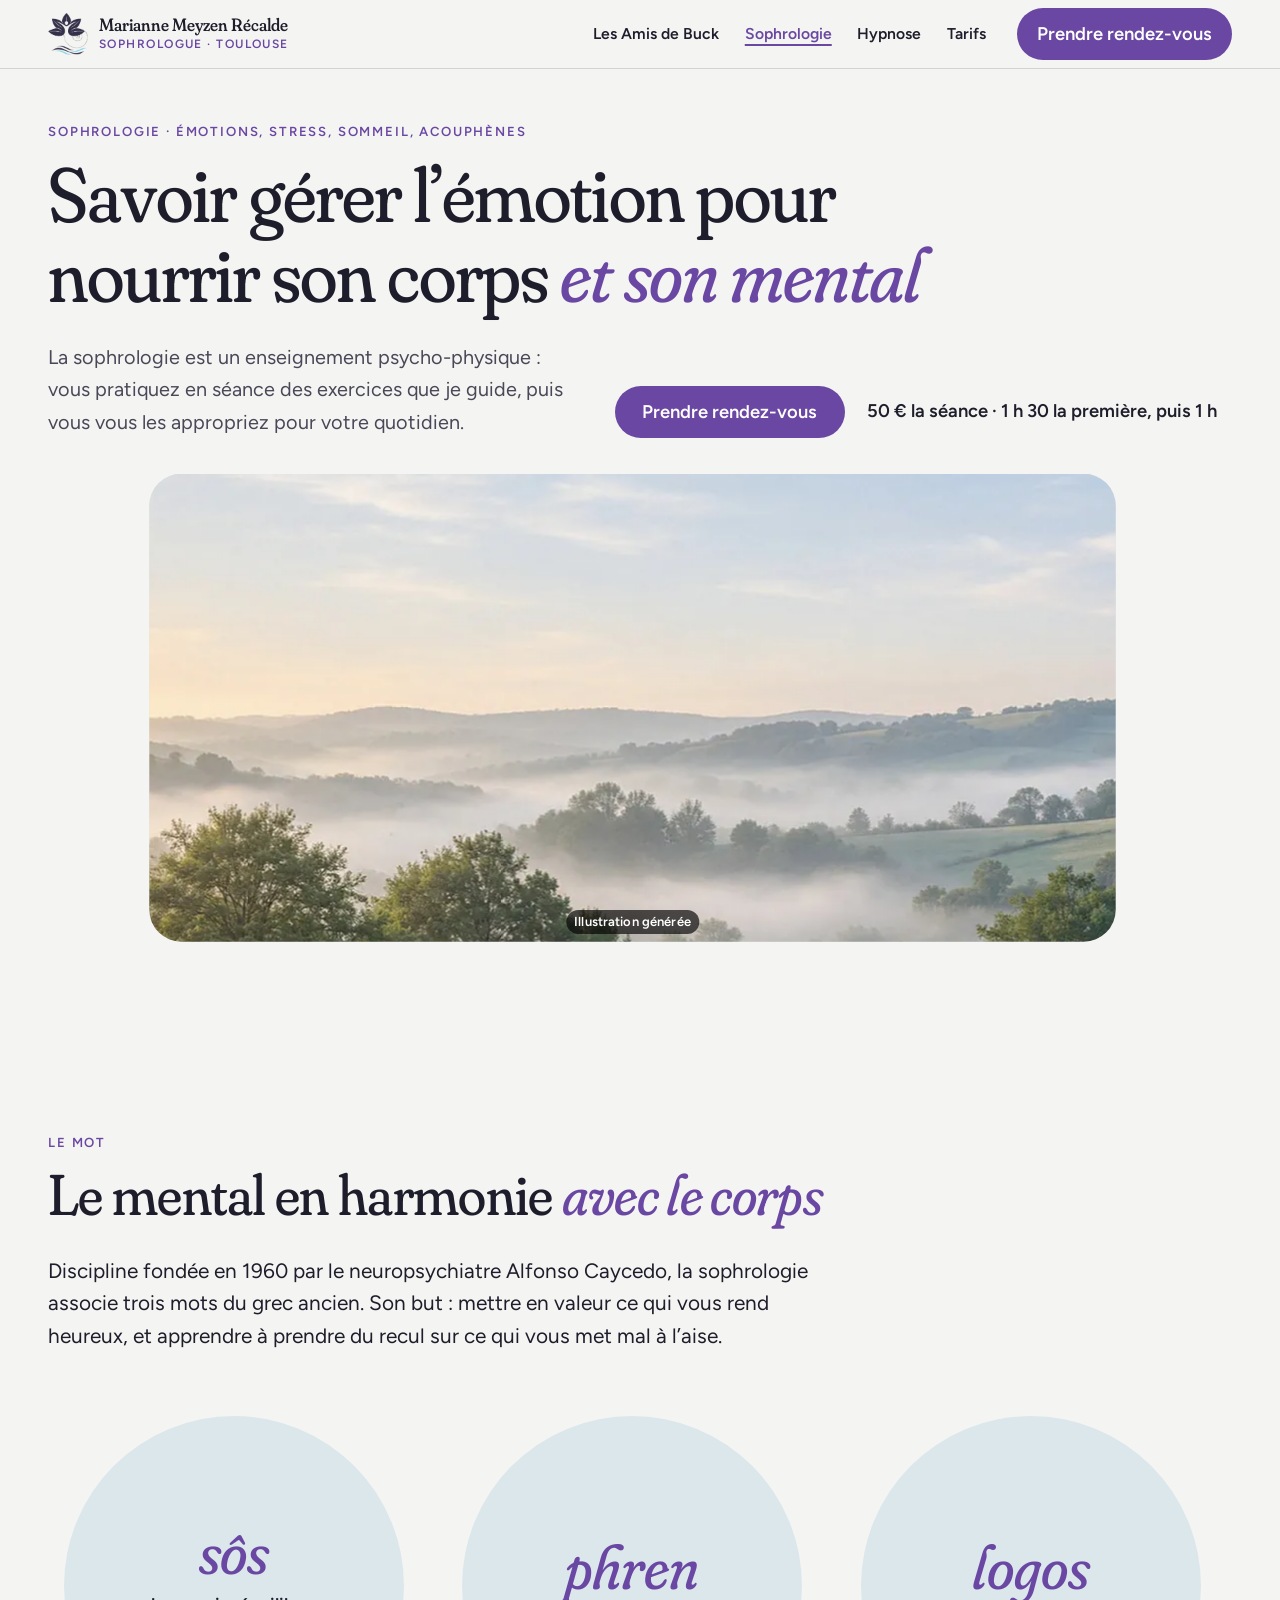
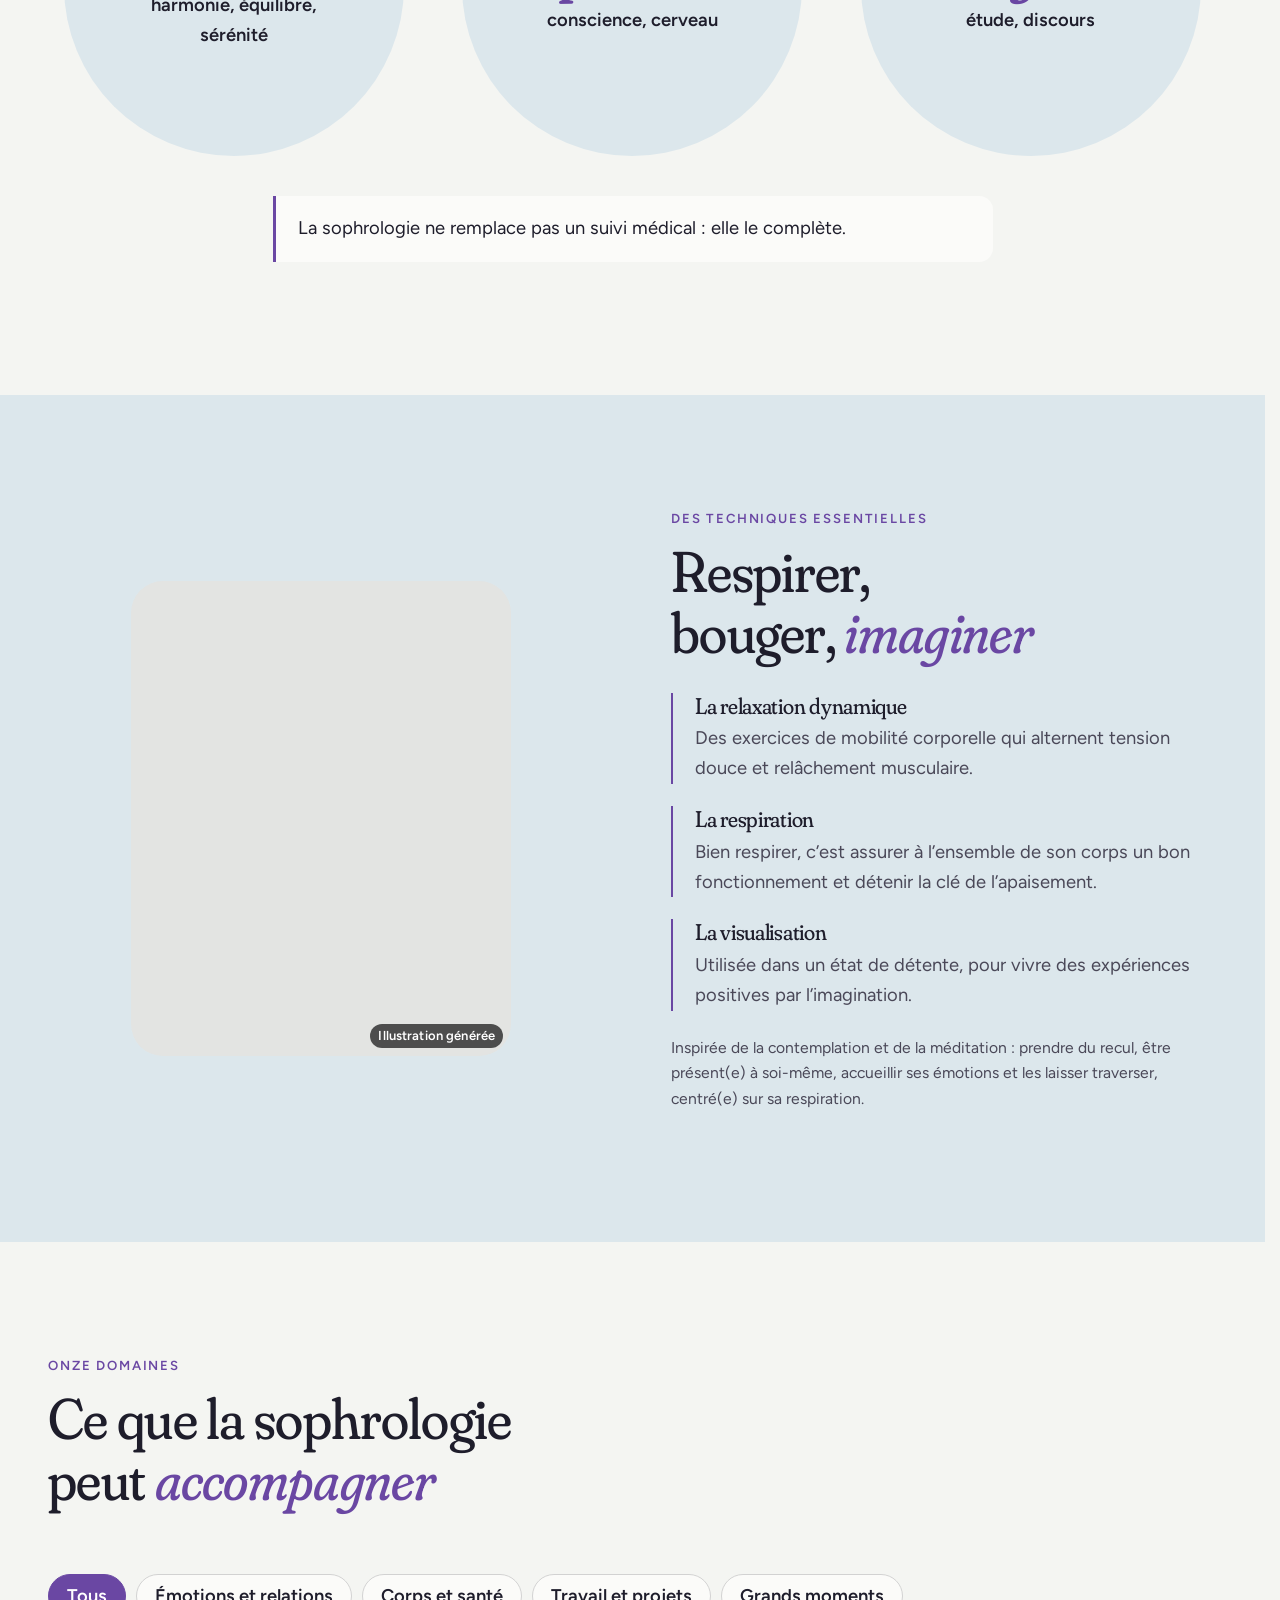
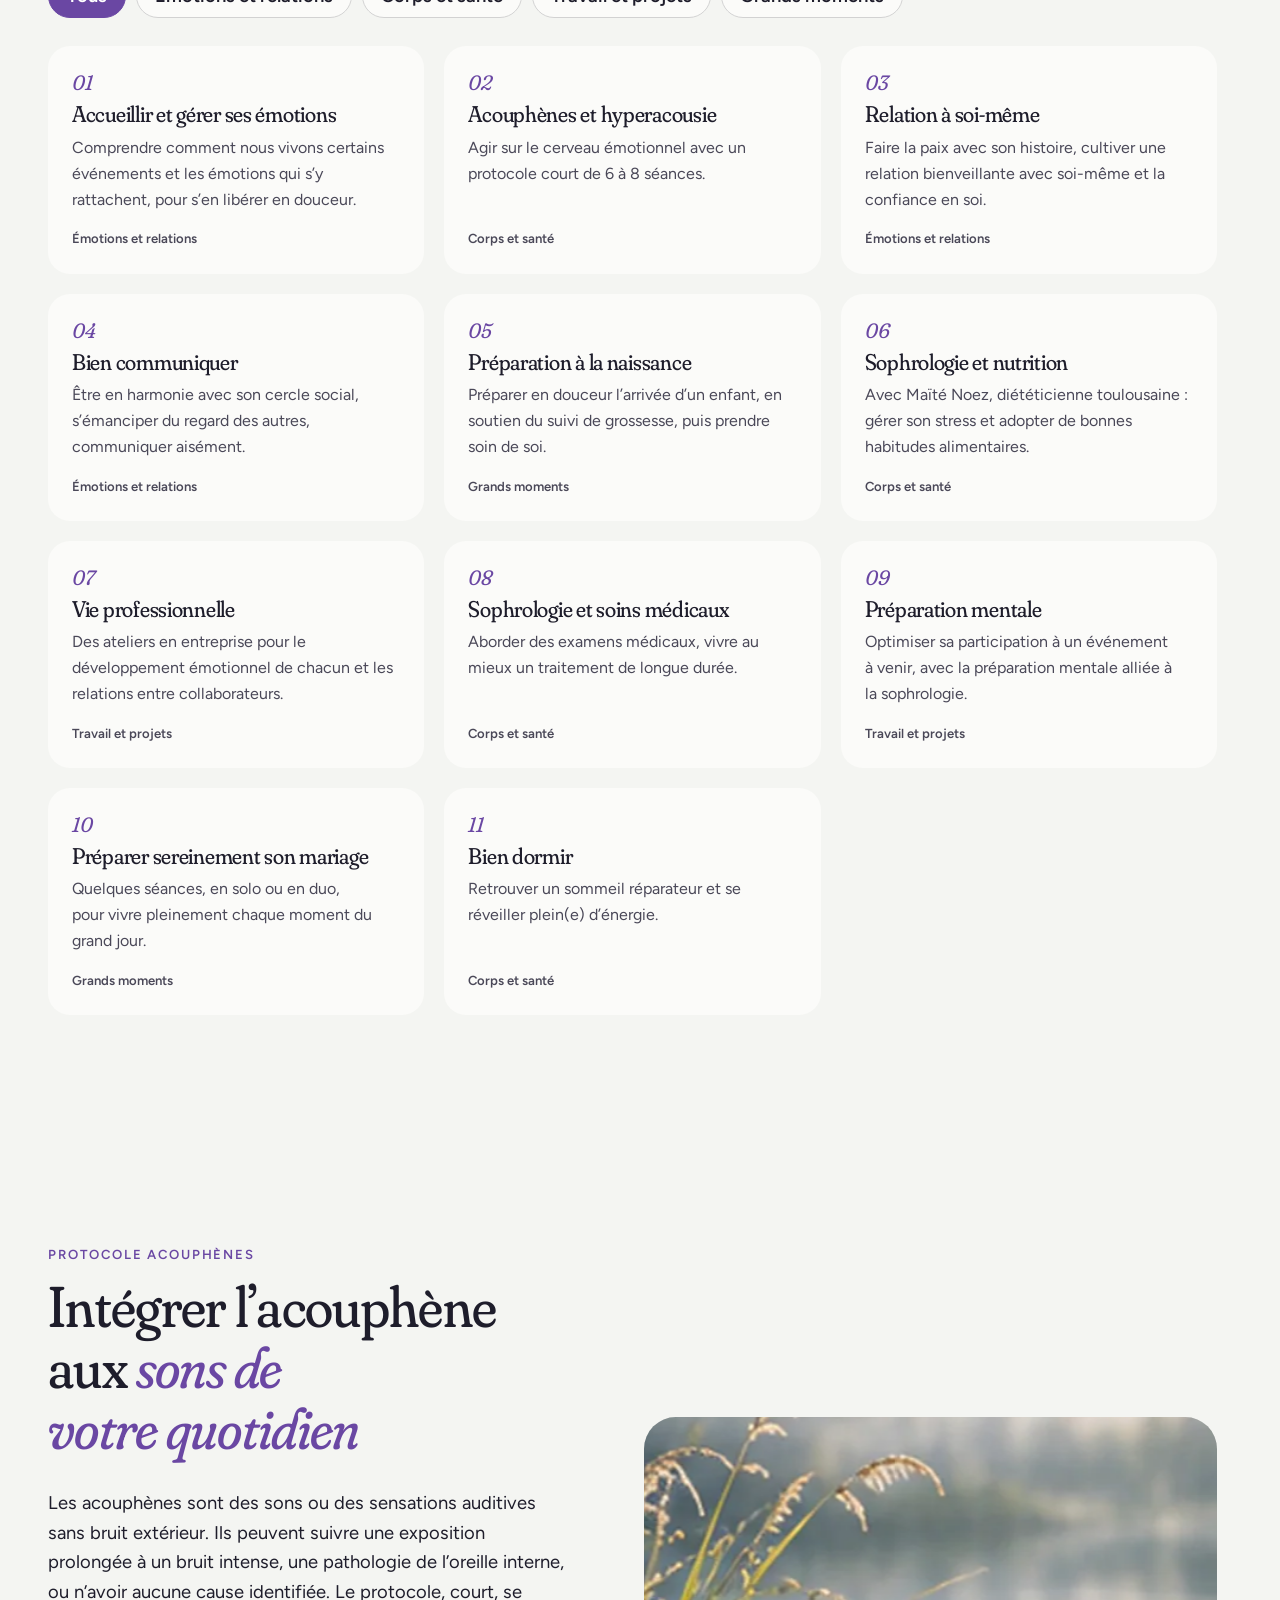
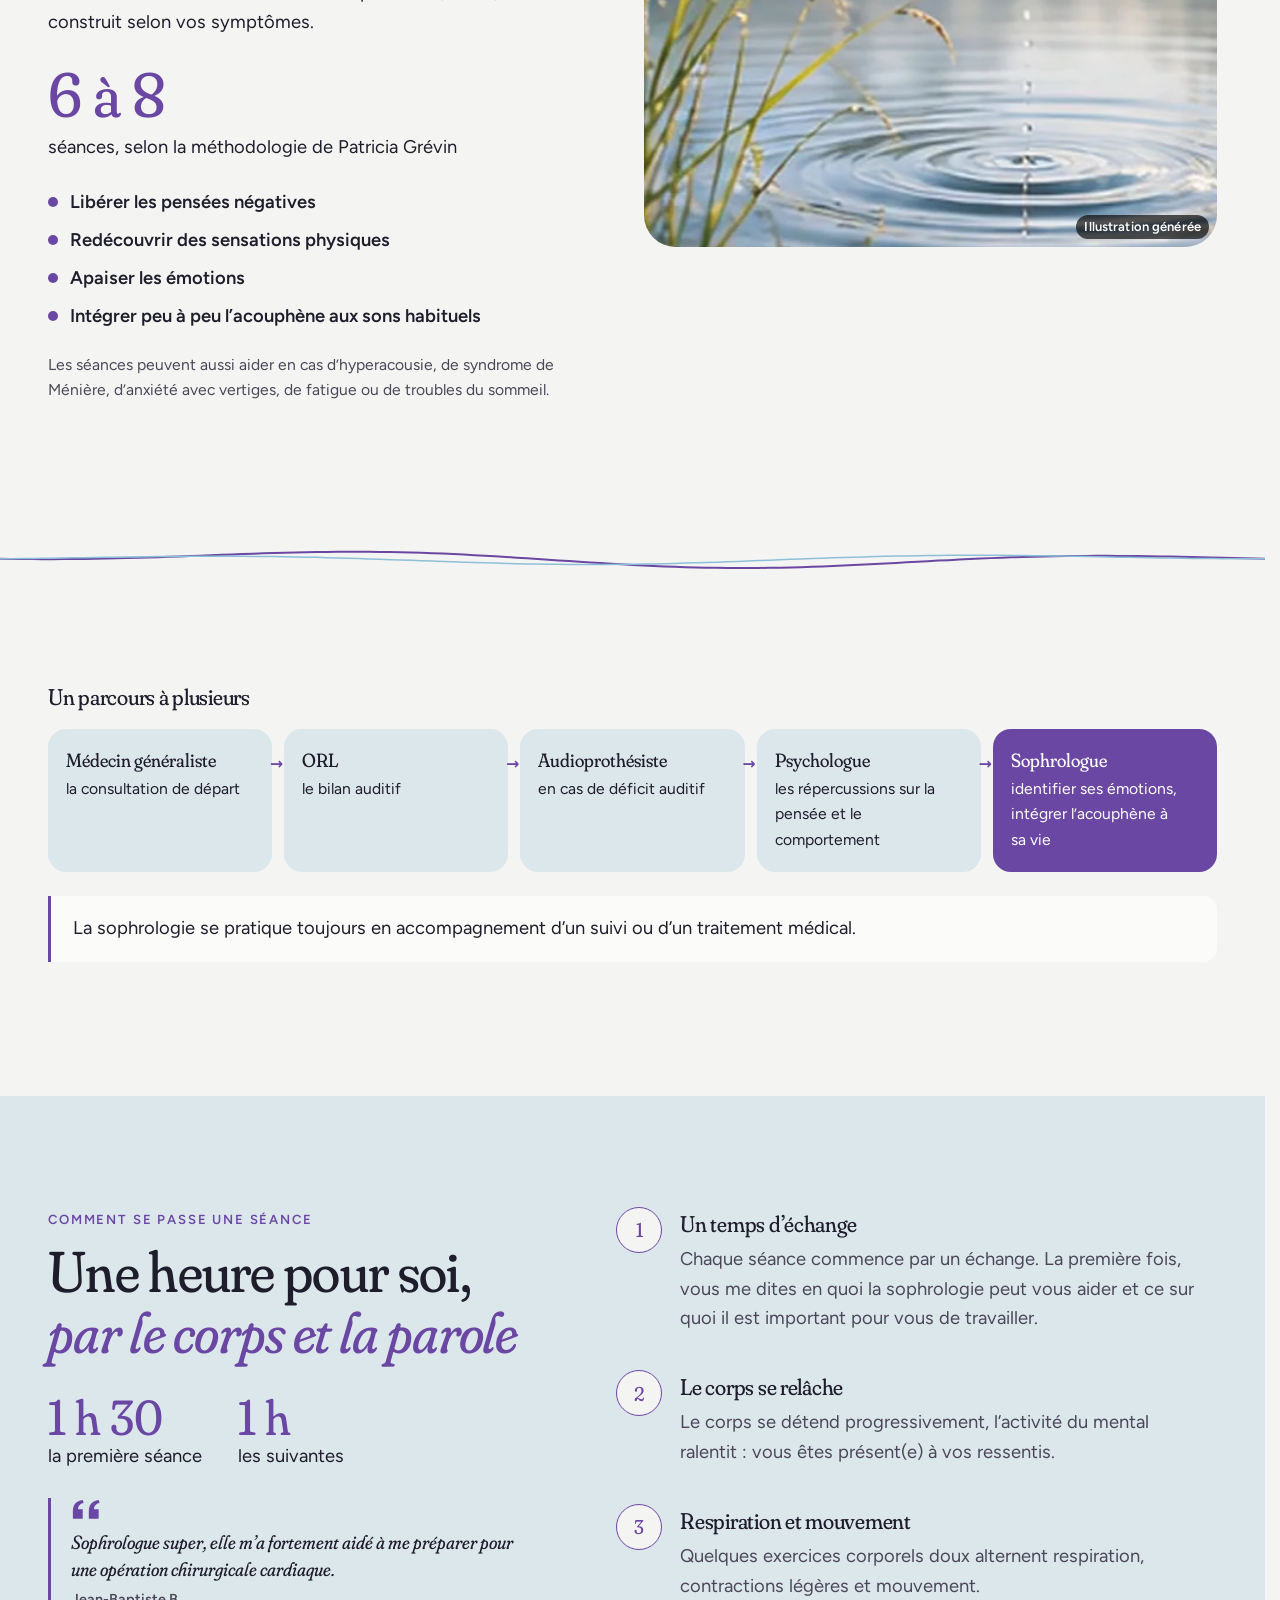
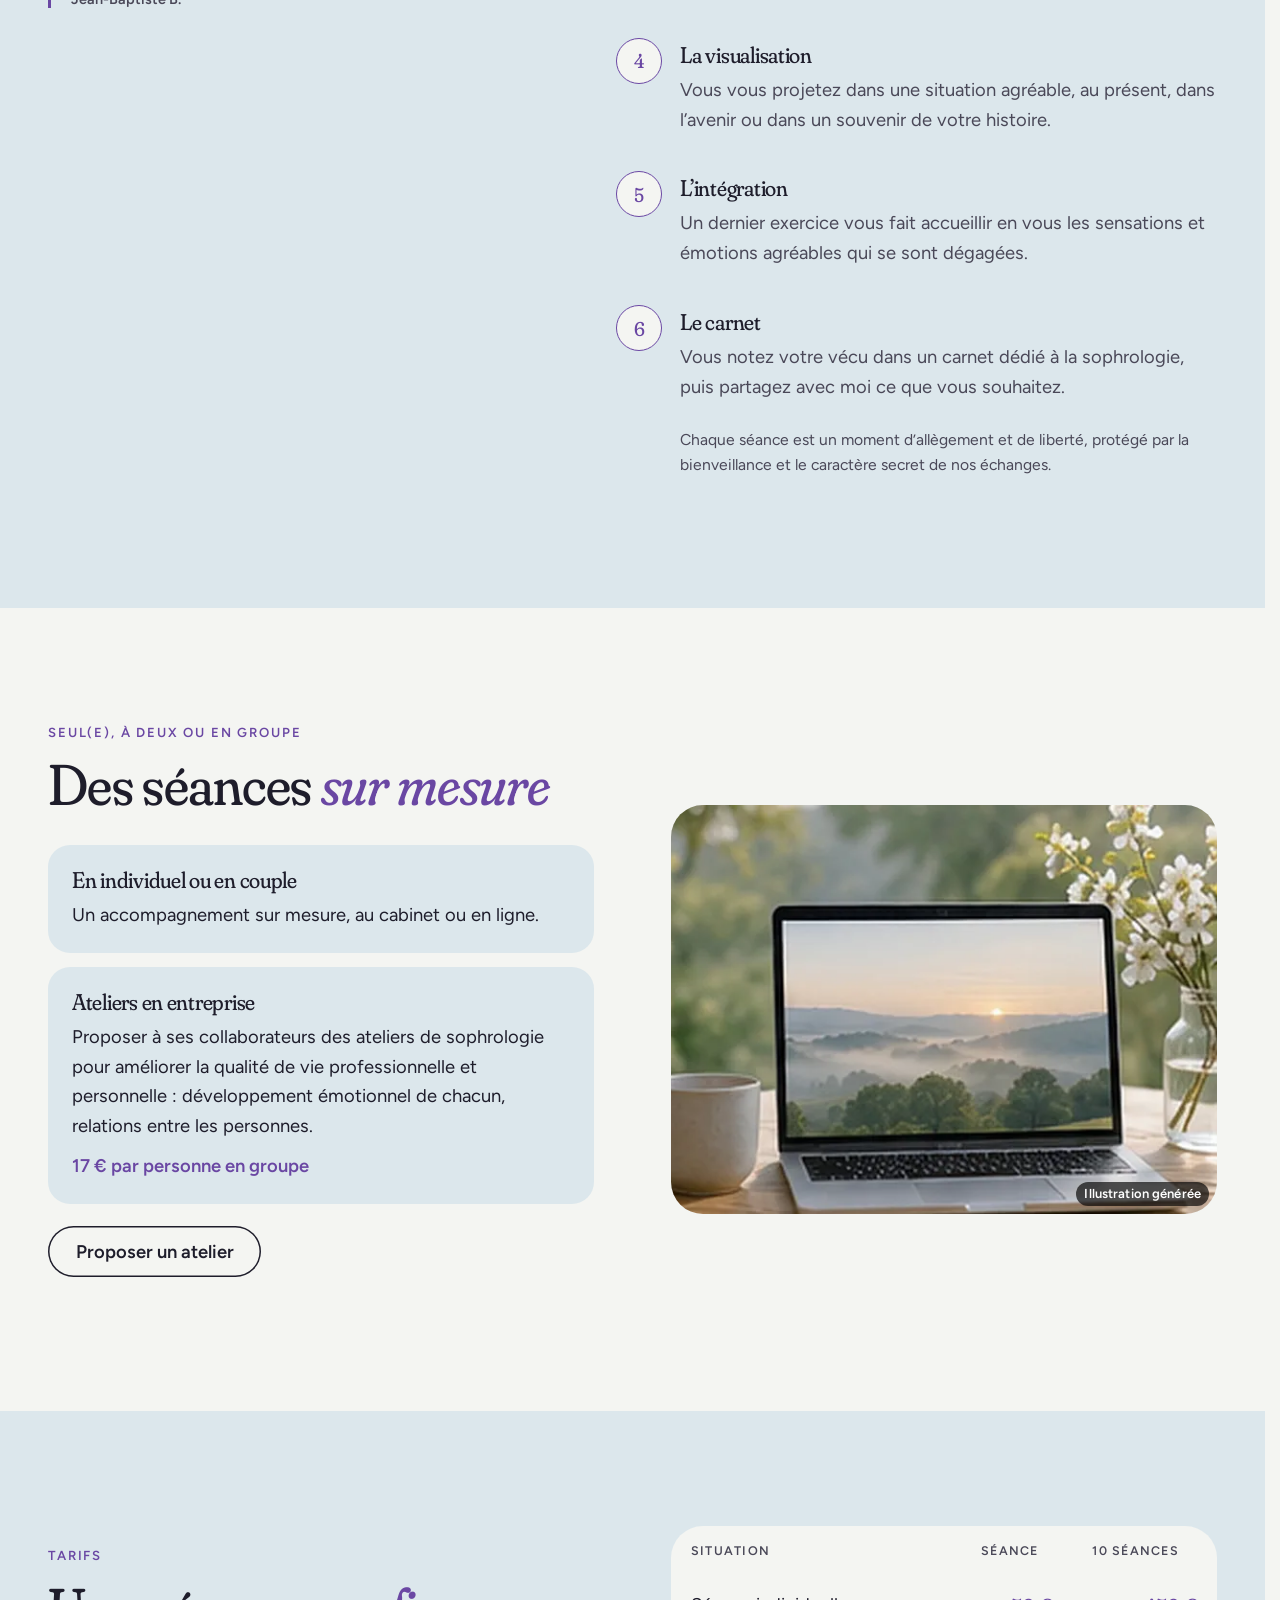
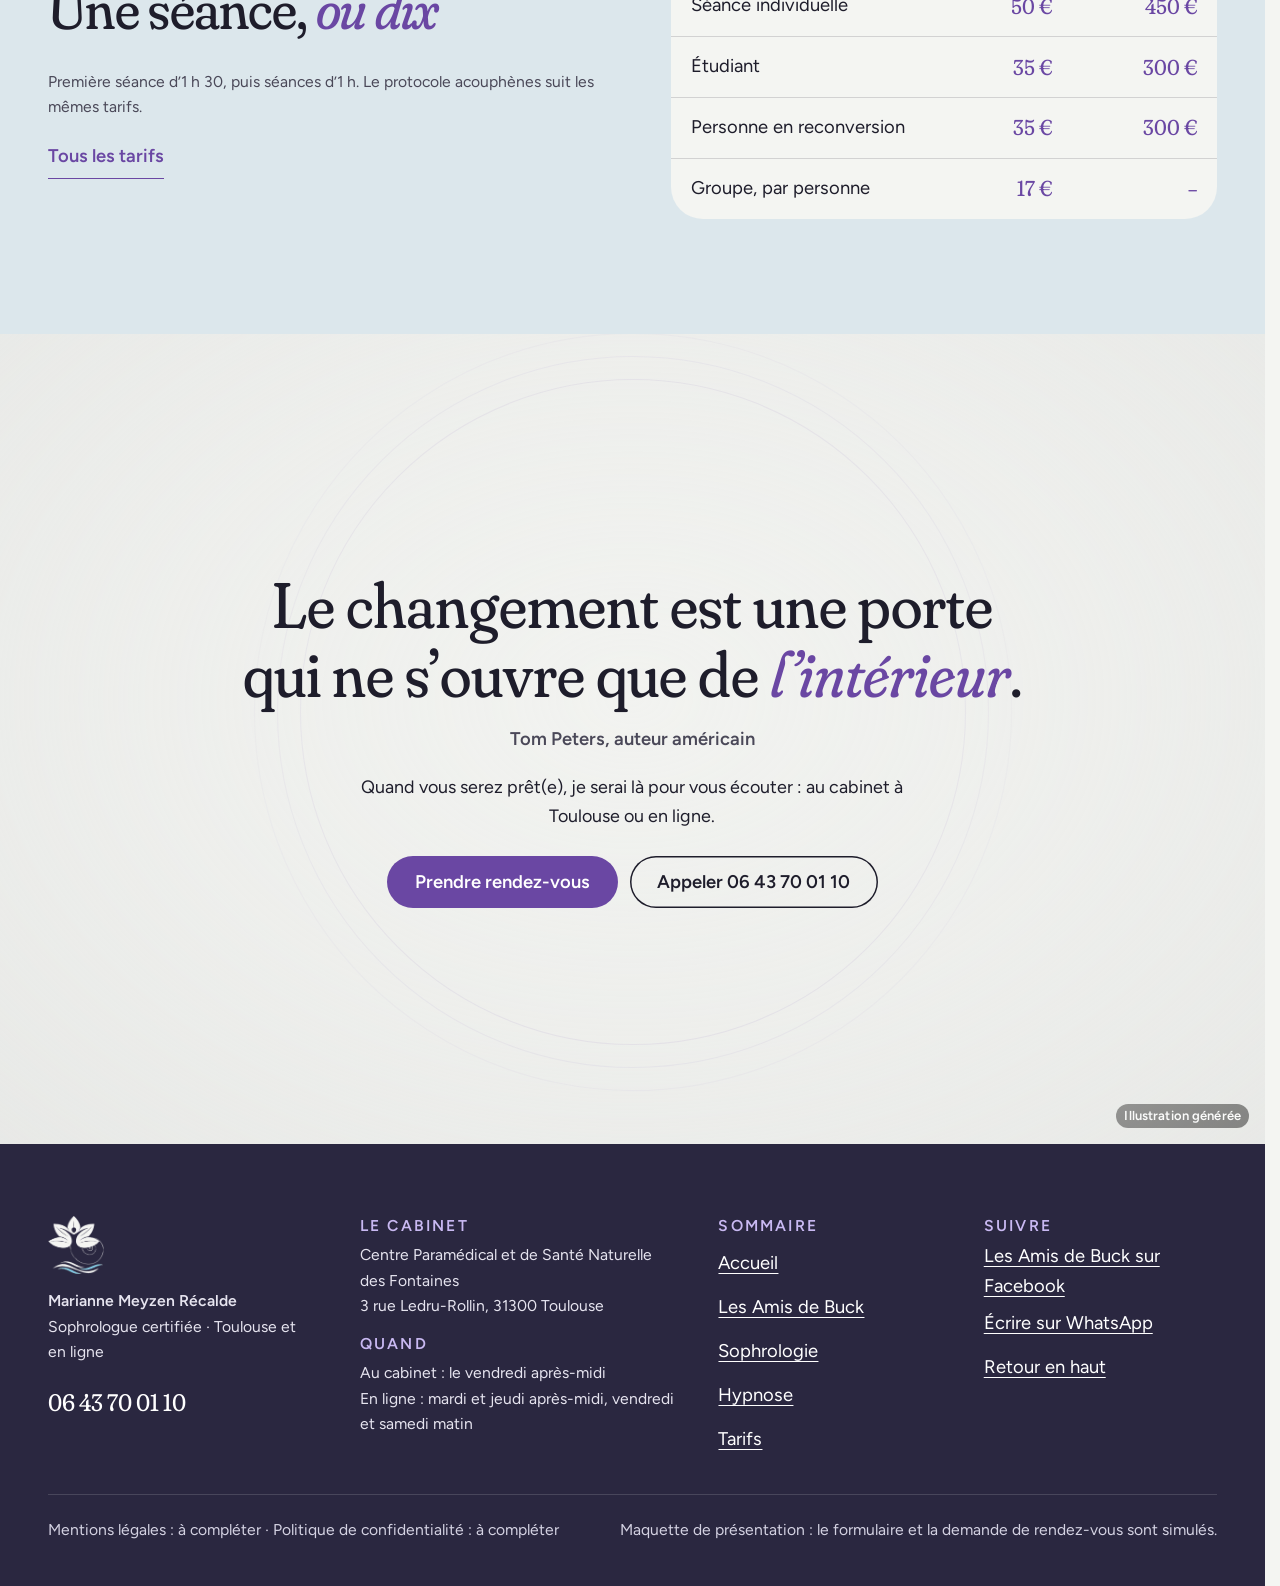
<file: sophrologie.html>
<!doctype html>
<html lang="fr" data-v="2" data-curseur>
<head>
<meta charset="utf-8">
<meta name="viewport" content="width=device-width, initial-scale=1, viewport-fit=cover">
<title>Sophrologie à Toulouse : émotions, stress, sommeil, acouphènes</title>
<meta name="description" content="Comment se passe une séance, les onze domaines d’accompagnement, le protocole acouphènes et les ateliers en entreprise.">
<meta name="robots" content="noindex, nofollow">
<link rel="canonical" href="https://sophrologue-toulouse-maquette.vercel.app/sophrologie">
<style>:root{--fond:#F4F5F2;--texte:#1E1D2B;--voile-fond:#2A2740;--menu-fond:#2A2740}:root { --entete-h: 72px; --barres-h: 0px; } html { background: var(--fond); color: var(--texte); scrollbar-gutter: stable; } body { margin: 0; background: var(--fond); } html.js:not(.secours):not([data-arrivee="retour"]) [data-anime] { opacity: 0; } html.js:not(.secours):not([data-arrivee="retour"]) [data-anime].vu { opacity: 1; } [data-voile] { position: fixed; inset: 0; z-index: 900; background: var(--voile-fond); transform: translateY(100%); visibility: hidden; pointer-events: none; } html[data-arrivee="voile"]:not(.voile-leve):not(.secours) [data-voile] { transform: none; visibility: visible; } html.secours [data-voile] { visibility: hidden !important; } .ouverture-panneau { position: fixed; inset: 0; z-index: 850; display: none; place-content: center; justify-items: center; background: var(--ouverture-fond, var(--voile-fond)); color: var(--fond); text-align: center; } html.js[data-arrivee="intro"]:not(.secours):not(.intro-finie) .ouverture-panneau { display: grid; } html.defilement-bloque, html.defilement-bloque body, html.js[data-arrivee="intro"]:not(.secours):not(.intro-finie), html.js[data-arrivee="intro"]:not(.secours):not(.intro-finie) body, html[data-arrivee="voile"]:not(.voile-leve):not(.secours), html[data-arrivee="voile"]:not(.voile-leve):not(.secours) body { overflow: hidden; } html.js[data-arrivee="intro"]:not(.secours):not(.intro-finie) { background-color: var(--ouverture-fond, var(--voile-fond)); } html[data-arrivee="voile"]:not(.voile-leve):not(.secours) { background-color: var(--voile-fond); }</style>
<script>(function () {
var d = document.documentElement, ss = null, ls = null;
try { ss = window.sessionStorage; ls = window.localStorage; } catch (e) {}
d.classList.add('js');
var nav = performance.getEntriesByType ? performance.getEntriesByType('navigation')[0] : null;
var type = nav ? nav.type : 'navigate';
var depart = null;
try { depart = JSON.parse(ss.getItem('socle:depart') || 'null'); ss.removeItem('socle:depart'); } catch (e) {}
if (depart && !(Date.now() - depart.t < 15000)) depart = null;
var mode = type === 'back_forward' ? 'retour' : type === 'reload' ? 'intro' : depart ? 'voile' : 'intro';
d.setAttribute('data-arrivee', mode);
if (mode === 'voile' && depart.couleur) d.style.setProperty('--voile-fond', depart.couleur);
if (type === 'reload' && 'scrollRestoration' in history) {
history.scrollRestoration = 'manual';
}
try {
var choisie = ls && ls.getItem('socle:langue');
var langue = (d.lang || '').slice(0, 2);
if (choisie && choisie !== langue && type === 'navigate' && !depart) {
var alt = document.querySelector('link[rel="alternate"][hreflang="' + choisie + '"]');
if (alt) location.replace(new URL(alt.href).pathname + location.search + location.hash);
}
} catch (e) {}
setTimeout(function () { if (!d.classList.contains('demarre')) d.classList.add('secours'); }, 2000);
})();</script>
<link rel="preload" href="/assets/polices/fraunces.woff2" as="font" type="font/woff2" crossorigin>
<link rel="preload" href="/assets/polices/fraunces-italique.woff2" as="font" type="font/woff2" crossorigin>
<link rel="preload" href="/assets/polices/figtree-400.woff2" as="font" type="font/woff2" crossorigin>
<link rel="stylesheet" href="/assets/css/socle.css?v=2">
<link rel="stylesheet" href="/assets/css/site.css?v=2">
<link rel="modulepreload" href="/assets/js/site.js?v=2">
<link rel="modulepreload" href="/assets/js/socle/index.js?v=2">
<script src="/assets/vendor/gsap.min.js" defer></script>
<script src="/assets/vendor/ScrollTrigger.min.js" defer></script>
<script src="/assets/vendor/SplitText.min.js" defer></script>
<script type="module" src="/assets/js/site.js?v=2"></script>
<meta name="theme-color" content="#F4F5F2">
<link rel="icon" href="/assets/images/favicon.png" type="image/png">
<link rel="apple-touch-icon" href="/assets/images/apple-touch-icon.png">
<meta property="og:type" content="website">
<meta property="og:site_name" content="Marianne Meyzen Récalde">
<meta property="og:locale" content="fr_FR">
<meta property="og:title" content="Sophrologie à Toulouse : émotions, stress, sommeil, acouphènes">
<meta property="og:description" content="Comment se passe une séance, les onze domaines d’accompagnement, le protocole acouphènes et les ateliers en entreprise.">
<meta property="og:url" content="https://sophrologue-toulouse-maquette.vercel.app/sophrologie">
<meta property="og:image" content="https://sophrologue-toulouse-maquette.vercel.app/assets/partage/sophrologie-fr.jpg">
<meta property="og:image:width" content="1200">
<meta property="og:image:height" content="630">
<meta property="og:image:alt" content="La sophrologie avec Marianne Meyzen Récalde">
<meta name="twitter:card" content="summary_large_image">
<script type="application/ld+json">{"@context":"https://schema.org","@type":"HealthAndBeautyBusiness","name":"Marianne Meyzen Récalde, sophrologue","url":"https://sophrologue-toulouse-maquette.vercel.app/","telephone":"+33643700110","description":"Sophrologue certifiée à Toulouse et en ligne : gestion du stress et des émotions, deuil animalier (Les Amis de Buck), acouphènes, hypnose thérapeutique.","address":{"@type":"PostalAddress","streetAddress":"3 rue Ledru-Rollin","postalCode":"31300","addressLocality":"Toulouse","addressCountry":"FR"},"sameAs":["https://facebook.com/deuilanimalierlesamisdeBuck"]}</script>
</head>
<body id="haut">
<div data-voile data-forme="iris" aria-hidden="true"><div class="voile-contenu"><img src="/assets/images/logo-240.webp" alt="" width="56" height="59"><span data-voile-libelle>Sophrologie</span></div></div>
<div class="ouverture-panneau" data-ouverture aria-hidden="true">
  <div class="intro-scene">
    <span class="intro-anneau"></span><span class="intro-anneau"></span>
    <div class="intro-disque" data-ouverture-objet><img src="/assets/images/logo-240.webp" alt="" width="72" height="75"></div>
  </div>
  <p class="intro-mots"><span class="intro-mot intro-mot--in">Inspirez</span><span class="intro-mot intro-mot--ex">Expirez</span></p>
  <p class="ouverture-nom">Marianne Meyzen Récalde<span>Sophrologue à Toulouse</span></p>
</div>
<a class="evitement" href="#contenu">Aller au contenu</a>
<header data-entete>
  <div class="entete-rangee">
    <a class="entete-logo" href="/" data-libelle="Accueil">
      <img src="/assets/images/logo-240.webp" alt="" width="40" height="42"><span class="entete-nom">Marianne Meyzen Récalde<small>Sophrologue · Toulouse</small></span>
    </a>
    <nav data-nav aria-label="Navigation principale">
      <ul><li><a href="/les-amis-de-buck" data-libelle="Les Amis de Buck">Les Amis de Buck</a></li><li><a href="/sophrologie" data-libelle="Sophrologie" aria-current="page">Sophrologie</a></li><li><a href="/hypnose" data-libelle="Hypnose">Hypnose</a></li><li><a href="/rendez-vous" data-libelle="Tarifs">Tarifs</a></li></ul>
    </nav>
    <div class="entete-actions">
      <a class="bouton" href="/rendez-vous#choisir" data-libelle="Tarifs">Prendre rendez-vous</a>
      <button type="button" data-menu-bouton aria-controls="menu" aria-expanded="false" data-libelle-ouvrir="Menu" data-libelle-fermer="Fermer"><span data-libelle-bouton>Menu</span></button>
      <a class="menu-sansjs" href="#menu" data-menu-lien>Menu</a>
    </div>
  </div>
</header>
<script>/* Avant le premier affichage : rangées de la navigation (même règle que ajusterNav dans assets/js/socle/entete.js)
   et hauteur réelle de l'en-tête, pour que rien ne saute quand le JavaScript du site prend la main. */
(function () {
  var h = document.documentElement, u = document.querySelector('[data-nav] ul'), e = document.querySelector('[data-entete]');
  if (u) {
    var deborde = function () { return u.scrollWidth > u.clientWidth + 1; }, c = deborde();
    if (c && window.matchMedia('(min-width: 900px)').matches) {
      h.classList.add('nav-deux-rangees'); c = deborde();
      if (c) { h.classList.add('nav-deux-lignes'); var a = u.querySelector('a'); c = !a || u.getBoundingClientRect().height > a.getBoundingClientRect().height * 2.5; }
      if (c) h.classList.remove('nav-deux-rangees', 'nav-deux-lignes');
    }
    if (c) h.classList.add('nav-compacte');
  }
  if (e) h.style.setProperty('--entete-h', Math.round(e.getBoundingClientRect().height) + 'px');
})();</script>
<span id="menu-ferme" aria-hidden="true"></span>
<div id="menu" data-menu role="dialog" aria-modal="true" aria-label="Menu">
  <p class="menu-sansjs-fermer"><a href="#menu-ferme">Fermer</a></p>
  <ul><li style="--i:0"><a href="/" class="menu-lien" data-libelle="Accueil"><span>Accueil</span><small>Retrouver son souffle</small></a></li><li style="--i:1"><a href="/les-amis-de-buck" class="menu-lien" data-libelle="Les Amis de Buck"><span>Les Amis de Buck</span><small>Deuil animalier</small></a></li><li style="--i:2"><a href="/sophrologie" class="menu-lien" data-libelle="Sophrologie" aria-current="page"><span>Sophrologie</span><small>Émotions, stress, sommeil, acouphènes</small></a></li><li style="--i:3"><a href="/hypnose" class="menu-lien" data-libelle="Hypnose"><span>Hypnose</span><small>Thérapie brève</small></a></li><li style="--i:4"><a href="/rendez-vous" class="menu-lien" data-libelle="Tarifs"><span>Tarifs</span><small>Tarifs, cabinet, rendez-vous</small></a></li></ul>
  <div class="menu-contact">
    <p class="menu-actions"><a class="bouton" href="tel:+33643700110">Appeler 06 43 70 01 10</a><a class="bouton bouton--contour" href="https://calendar.app.google/daQRq3HRKrpuS9pt7" target="_blank" rel="noopener">Réserver au cabinet <span aria-hidden="true">↗</span><span class="visuellement-cache"> (nouvel onglet)</span></a></p>
    <p class="menu-horaires">Au cabinet : le vendredi après-midi<br>En ligne : mardi et jeudi après-midi, vendredi et samedi matin</p>
  </div>
</div>
<main id="contenu" tabindex="-1">
<section class="ouv-bandeau" id="debut">
  <div class="conteneur ouv-bandeau-tete">
    <p class="surtitre" data-anime="gsap">Sophrologie · émotions, stress, sommeil, acouphènes</p>
    <h1 class="ouv-titre" data-anime="gsap">Savoir gérer l’émotion pour nourrir son corps <em>et son mental</em></h1>
    <div class="ouv-bandeau-bas" data-anime="gsap">
      <p class="ouv-texte masque-ecran-bas">La sophrologie est un enseignement psycho-physique : vous pratiquez en séance des exercices que je guide, puis vous vous les appropriez pour votre quotidien.</p>
      <div class="ouv-actions">
        <a href="/rendez-vous?sujet=sophrologie#demande" class="bouton" data-libelle="Tarifs" data-action-principale data-survol="magnetique">Prendre rendez-vous</a>
        <p class="ouv-info" data-info-cle>50 € la séance · 1 h 30 la première, puis 1 h</p>
      </div>
    </div>
  </div>
  <div class="bandeau-zone">
    <figure class="media bandeau-media" data-grok data-effet="bandeau-ouvre" data-iris-centre style="--cadrage:50% 60%">
  <picture><source media="(max-width: 760px) and (orientation: portrait)" srcset="/assets/images/grok/sophro-ouverture-mobile-640.webp 640w, /assets/images/grok/sophro-ouverture-mobile-1080.webp 1080w" sizes="100vw">
    <img src="/assets/images/grok/sophro-ouverture-1280.webp" srcset="/assets/images/grok/sophro-ouverture-640.webp 640w, /assets/images/grok/sophro-ouverture-1280.webp 1280w, /assets/images/grok/sophro-ouverture-1920.webp 1920w" sizes="100vw" alt="Collines vertes au lever du jour, brume dans les vallons et un chemin d’herbe" width="1280" height="549" fetchpriority="high" loading="eager" decoding="async">
  </picture><figcaption class="mention-ia">Illustration générée</figcaption>
</figure>
  </div>
</section>
<section class="section definition" id="definition">
  <div class="conteneur">
    <div class="tete-section">
      <p class="surtitre" data-anime>Le mot</p>
      <h2 data-anime="lignes">Le mental en harmonie <em>avec le corps</em></h2>
      <p class="chapo" data-anime>Discipline fondée en 1960 par le neuropsychiatre Alfonso Caycedo, la sophrologie associe trois mots du grec ancien. Son but : mettre en valeur ce qui vous rend heureux, et apprendre à prendre du recul sur ce qui vous met mal à l’aise.</p>
    </div>
    <ul class="mots-grecs" data-anime="cascade">
      <li><span class="mot-grec" lang="grc-Latn">sôs</span><span>harmonie, équilibre, sérénité</span></li><li><span class="mot-grec" lang="grc-Latn">phren</span><span>conscience, cerveau</span></li><li><span class="mot-grec" lang="grc-Latn">logos</span><span>étude, discours</span></li>
    </ul>
    <p class="encart centre-bloc" data-anime>La sophrologie ne remplace pas un suivi médical : elle le complète.</p>
  </div>
</section>
<section class="section techniques fond-ciel" id="techniques">
  <div class="conteneur techniques-grille">
    <figure class="media techniques-media" data-grok data-anime="rideau" style="--cadrage:50% 50%">
  <picture>
    <img src="/assets/images/grok/seance-eau-960.webp" srcset="/assets/images/grok/seance-eau-480.webp 480w, /assets/images/grok/seance-eau-640.webp 640w, /assets/images/grok/seance-eau-960.webp 960w" sizes="(max-width: 760px) 100vw, 36vw" alt="Un verre d’eau sur une table en bois clair, dans la lumière du matin" width="960" height="1200" loading="lazy" decoding="async">
  </picture><figcaption class="mention-ia">Illustration générée</figcaption>
</figure>
    <div>
      <p class="surtitre" data-anime>Des techniques essentielles</p>
      <h2 data-anime="lignes">Respirer, bouger, <em>imaginer</em></h2>
      <ul class="techniques-liste" data-anime="cascade">
        <li><h3>La relaxation dynamique</h3><p>Des exercices de mobilité corporelle qui alternent tension douce et relâchement musculaire.</p></li><li><h3>La respiration</h3><p>Bien respirer, c’est assurer à l’ensemble de son corps un bon fonctionnement et détenir la clé de l’apaisement.</p></li><li><h3>La visualisation</h3><p>Utilisée dans un état de détente, pour vivre des expériences positives par l’imagination.</p></li>
      </ul>
      <p class="note" data-anime>Inspirée de la contemplation et de la méditation : prendre du recul, être présent(e) à soi-même, accueillir ses émotions et les laisser traverser, centré(e) sur sa respiration.</p>
    </div>
  </div>
</section>
<section class="section domaines" id="domaines">
  <div class="conteneur">
    <div class="tete-section">
      <p class="surtitre" data-anime>Onze domaines</p>
      <h2 data-anime="lignes">Ce que la sophrologie peut <em>accompagner</em></h2>
    </div>
    <div class="filtres" role="group" aria-label="Filtrer les domaines" data-filtres data-anime>
      <button type="button" class="filtre" data-filtre="tous" aria-pressed="true">Tous</button>
      <button type="button" class="filtre" data-filtre="emotions" aria-pressed="false">Émotions et relations</button><button type="button" class="filtre" data-filtre="sante" aria-pressed="false">Corps et santé</button><button type="button" class="filtre" data-filtre="pro" aria-pressed="false">Travail et projets</button><button type="button" class="filtre" data-filtre="moments" aria-pressed="false">Grands moments</button>
    </div>
    <p class="visuellement-cache" aria-live="polite" data-filtre-compte="{n} domaines affichés"></p>
    <p class="glisser" aria-hidden="true">Faites glisser →</p>
    <div class="rangee" data-galerie tabindex="0" role="region" aria-label="Onze domaines">
    <ul class="domaines-grille" data-anime="cascade">
      <li class="domaine" data-famille="emotions" id="domaine-emotions"><span class="domaine-num" aria-hidden="true">01</span><h3>Accueillir et gérer ses émotions</h3><p>Comprendre comment nous vivons certains événements et les émotions qui s’y rattachent, pour s’en libérer en douceur.</p><span class="domaine-famille">Émotions et relations</span></li><li class="domaine" data-famille="sante" id="domaine-acouphenes"><span class="domaine-num" aria-hidden="true">02</span><h3>Acouphènes et hyperacousie</h3><p>Agir sur le cerveau émotionnel avec un protocole court de 6 à 8 séances.</p><span class="domaine-famille">Corps et santé</span></li><li class="domaine" data-famille="emotions" id="domaine-soi"><span class="domaine-num" aria-hidden="true">03</span><h3>Relation à soi-même</h3><p>Faire la paix avec son histoire, cultiver une relation bienveillante avec soi-même et la confiance en soi.</p><span class="domaine-famille">Émotions et relations</span></li><li class="domaine" data-famille="emotions" id="domaine-communiquer"><span class="domaine-num" aria-hidden="true">04</span><h3>Bien communiquer</h3><p>Être en harmonie avec son cercle social, s’émanciper du regard des autres, communiquer aisément.</p><span class="domaine-famille">Émotions et relations</span></li><li class="domaine" data-famille="moments" id="domaine-naissance"><span class="domaine-num" aria-hidden="true">05</span><h3>Préparation à la naissance</h3><p>Préparer en douceur l’arrivée d’un enfant, en soutien du suivi de grossesse, puis prendre soin de soi.</p><span class="domaine-famille">Grands moments</span></li><li class="domaine" data-famille="sante" id="domaine-nutrition"><span class="domaine-num" aria-hidden="true">06</span><h3>Sophrologie et nutrition</h3><p>Avec Maïté Noez, diététicienne toulousaine : gérer son stress et adopter de bonnes habitudes alimentaires.</p><span class="domaine-famille">Corps et santé</span></li><li class="domaine" data-famille="pro" id="domaine-pro"><span class="domaine-num" aria-hidden="true">07</span><h3>Vie professionnelle</h3><p>Des ateliers en entreprise pour le développement émotionnel de chacun et les relations entre collaborateurs.</p><span class="domaine-famille">Travail et projets</span></li><li class="domaine" data-famille="sante" id="domaine-soins"><span class="domaine-num" aria-hidden="true">08</span><h3>Sophrologie et soins médicaux</h3><p>Aborder des examens médicaux, vivre au mieux un traitement de longue durée.</p><span class="domaine-famille">Corps et santé</span></li><li class="domaine" data-famille="pro" id="domaine-preparation"><span class="domaine-num" aria-hidden="true">09</span><h3>Préparation mentale</h3><p>Optimiser sa participation à un événement à venir, avec la préparation mentale alliée à la sophrologie.</p><span class="domaine-famille">Travail et projets</span></li><li class="domaine" data-famille="moments" id="domaine-mariage"><span class="domaine-num" aria-hidden="true">10</span><h3>Préparer sereinement son mariage</h3><p>Quelques séances, en solo ou en duo, pour vivre pleinement chaque moment du grand jour.</p><span class="domaine-famille">Grands moments</span></li><li class="domaine" data-famille="sante" id="domaine-sommeil"><span class="domaine-num" aria-hidden="true">11</span><h3>Bien dormir</h3><p>Retrouver un sommeil réparateur et se réveiller plein(e) d’énergie.</p><span class="domaine-famille">Corps et santé</span></li>
    </ul>
    </div>
  </div>
</section>
<section class="section acouphenes acouphenes--page" id="acouphenes">
  <div class="conteneur acouphenes-grille">
    <div class="acouphenes-texte">
      <p class="surtitre" data-anime>Protocole acouphènes</p>
      <h2 data-anime="lignes">Intégrer l’acouphène aux <em>sons de votre quotidien</em></h2>
      <p data-anime>Les acouphènes sont des sons ou des sensations auditives sans bruit extérieur. Ils peuvent suivre une exposition prolongée à un bruit intense, une pathologie de l’oreille interne, ou n’avoir aucune cause identifiée. Le protocole, court, se construit selon vos symptômes.</p>
      <p class="grand-chiffre" data-anime><strong>6 à 8</strong> séances, selon la méthodologie de Patricia Grévin</p>
      <ul class="coches" data-anime="cascade"><li>Libérer les pensées négatives</li><li>Redécouvrir des sensations physiques</li><li>Apaiser les émotions</li><li>Intégrer peu à peu l’acouphène aux sons habituels</li></ul>
      <p class="note" data-anime>Les séances peuvent aussi aider en cas d’hyperacousie, de syndrome de Ménière, d’anxiété avec vertiges, de fatigue ou de troubles du sommeil.</p>
    </div>
    <figure class="media acouphenes-media" data-grok data-fx="zoom" style="--cadrage:50% 50%">
  <picture>
    <img src="/assets/images/grok/acouphenes-eau-1280.webp" srcset="/assets/images/grok/acouphenes-eau-640.webp 640w, /assets/images/grok/acouphenes-eau-1280.webp 1280w, /assets/images/grok/acouphenes-eau-1920.webp 1920w" sizes="(max-width: 760px) 100vw, 50vw" alt="Surface d’un lac calme à l’aube, quelques ronds dans l’eau" width="1280" height="854" loading="lazy" decoding="async">
  </picture><figcaption class="mention-ia">Illustration générée</figcaption>
</figure>
  </div>
  <svg class="onde" viewBox="0 0 1200 160" preserveAspectRatio="none" aria-hidden="true" data-effet="onde-apaisee"><path d="M0 80 L1200 80"/><path class="onde-2" d="M0 80 L1200 80"/></svg>
  <div class="conteneur parcours">
    <h3 data-anime>Un parcours à plusieurs</h3>
    <ol class="parcours-liste" data-anime="cascade">
      <li><strong>Médecin généraliste</strong><span>la consultation de départ</span></li><li><strong>ORL</strong><span>le bilan auditif</span></li><li><strong>Audioprothésiste</strong><span>en cas de déficit auditif</span></li><li><strong>Psychologue</strong><span>les répercussions sur la pensée et le comportement</span></li><li class="parcours-moi"><strong>Sophrologue</strong><span>identifier ses émotions, intégrer l’acouphène à sa vie</span></li>
    </ol>
    <p class="encart" data-anime>La sophrologie se pratique toujours en accompagnement d’un suivi ou d’un traitement médical.</p>
  </div>
</section>
<section class="section seance fond-ciel" id="seance">
  <div class="conteneur seance-grille">
    <div class="seance-tete">
      <p class="surtitre" data-anime>Comment se passe une séance</p>
      <h2 data-anime="lignes">Une heure pour soi, <em>par le corps et la parole</em></h2>
      <div class="durees" data-anime="cascade">
        <p><strong>1 h 30</strong> la première séance</p>
        <p><strong>1 h</strong> les suivantes</p>
      </div>
      <blockquote class="petite-citation" data-anime><svg class="guillemet" viewBox="0 0 64 48" aria-hidden="true" data-visuel><path d="M4 44V28C4 14 11 6 25 4l2 6c-8 2-12 7-12 14h10v20H4Zm34 0V28c0-14 7-22 21-24l2 6c-8 2-12 7-12 14h10v20H38Z" fill="currentColor"/></svg><p>Sophrologue super, elle m’a fortement aidé à me préparer pour une opération chirurgicale cardiaque.</p><footer>Jean-Baptiste B.</footer></blockquote>
    </div>
    <div class="temps">
      <svg class="temps-fil" viewBox="0 0 4 600" preserveAspectRatio="none" aria-hidden="true" data-visuel data-fx="trace"><path d="M2 0 V600" fill="none" stroke="currentColor" stroke-width="2"/></svg>
      <ol class="temps-liste" data-anime="cascade">
        <li><span class="temps-num" aria-hidden="true">1</span><h3>Un temps d’échange</h3><p>Chaque séance commence par un échange. La première fois, vous me dites en quoi la sophrologie peut vous aider et ce sur quoi il est important pour vous de travailler.</p></li><li><span class="temps-num" aria-hidden="true">2</span><h3>Le corps se relâche</h3><p>Le corps se détend progressivement, l’activité du mental ralentit : vous êtes présent(e) à vos ressentis.</p></li><li><span class="temps-num" aria-hidden="true">3</span><h3>Respiration et mouvement</h3><p>Quelques exercices corporels doux alternent respiration, contractions légères et mouvement.</p></li><li><span class="temps-num" aria-hidden="true">4</span><h3>La visualisation</h3><p>Vous vous projetez dans une situation agréable, au présent, dans l’avenir ou dans un souvenir de votre histoire.</p></li><li><span class="temps-num" aria-hidden="true">5</span><h3>L’intégration</h3><p>Un dernier exercice vous fait accueillir en vous les sensations et émotions agréables qui se sont dégagées.</p></li><li><span class="temps-num" aria-hidden="true">6</span><h3>Le carnet</h3><p>Vous notez votre vécu dans un carnet dédié à la sophrologie, puis partagez avec moi ce que vous souhaitez.</p></li>
      </ol>
      <p class="note" data-anime>Chaque séance est un moment d’allègement et de liberté, protégé par la bienveillance et le caractère secret de nos échanges.</p>
    </div>
  </div>
</section>
<section class="section entreprise" id="entreprise">
  <div class="conteneur entreprise-grille">
    <div>
      <p class="surtitre" data-anime>Seul(e), à deux ou en groupe</p>
      <h2 data-anime="lignes">Des séances <em>sur mesure</em></h2>
      <div class="duo" data-anime="cascade">
        <div><h3>En individuel ou en couple</h3><p>Un accompagnement sur mesure, au cabinet ou en ligne.</p></div>
        <div><h3>Ateliers en entreprise</h3><p>Proposer à ses collaborateurs des ateliers de sophrologie pour améliorer la qualité de vie professionnelle et personnelle : développement émotionnel de chacun, relations entre les personnes.</p><p class="prix-ligne" data-prix>17 € par personne en groupe</p></div>
      </div>
      <p data-anime><a href="/rendez-vous?sujet=entreprise#demande" class="bouton bouton--contour" data-libelle="Tarifs">Proposer un atelier</a></p>
    </div>
    <figure class="media entreprise-media" data-grok data-anime="rideau" style="--cadrage:50% 50%">
  <picture>
    <img src="/assets/images/grok/sophro-entreprise-960.webp" srcset="/assets/images/grok/sophro-entreprise-480.webp 480w, /assets/images/grok/sophro-entreprise-640.webp 640w, /assets/images/grok/sophro-entreprise-960.webp 960w" sizes="(max-width: 760px) 100vw, 45vw" alt="Un ordinateur portable, une tasse et des fleurs sur une table claire près d’une fenêtre" width="960" height="640" loading="lazy" decoding="async">
  </picture><figcaption class="mention-ia">Illustration générée</figcaption>
</figure>
  </div>
</section>
<section class="section tarifs-bloc fond-ciel" id="tarifs">
  <div class="conteneur tarifs-bloc-grille">
    <div>
      <p class="surtitre" data-anime>Tarifs</p>
      <h2 data-anime="lignes">Une séance, <em>ou dix</em></h2>
      <p class="note" data-anime>Première séance d’1 h 30, puis séances d’1 h. Le protocole acouphènes suit les mêmes tarifs.</p>
      <p data-anime><a href="/rendez-vous?accompagnement=sophrologie#tarifs" class="lien-fleche" data-libelle="Tarifs">Tous les tarifs</a></p>
    </div>
    <table class="table-prix" data-anime>
      <caption class="visuellement-cache">Sophrologie et acouphènes</caption>
      <thead><tr><th scope="col">Situation</th><th scope="col">Séance</th><th scope="col">10 séances</th></tr></thead>
      <tbody><tr><th scope="row">Séance individuelle</th><td data-prix>50 €</td><td data-prix>450 €</td></tr><tr><th scope="row">Étudiant</th><td data-prix>35 €</td><td data-prix>300 €</td></tr><tr><th scope="row">Personne en reconversion</th><td data-prix>35 €</td><td data-prix>300 €</td></tr><tr><th scope="row">Groupe, par personne</th><td data-prix>17 €</td><td data-prix>–</td></tr></tbody>
    </table>
  </div>
</section>
<section class="appel" id="appel">
  <figure class="media appel-media" data-grok data-fx="zoom" data-fx-force="12" style="--cadrage:50% 50%">
  <picture>
    <img src="/assets/images/grok/appel-aube-1280.webp" srcset="/assets/images/grok/appel-aube-640.webp 640w, /assets/images/grok/appel-aube-1280.webp 1280w, /assets/images/grok/appel-aube-1920.webp 1920w" sizes="100vw" alt="" width="1280" height="854" loading="lazy" decoding="async">
  </picture><figcaption class="mention-ia">Illustration générée</figcaption>
</figure>
  <div class="appel-contenu conteneur">
    <span class="appel-souffle" aria-hidden="true" data-effet="souffle-appel" data-grille="fil"><span></span><span></span><span></span></span>
    <blockquote class="appel-citation">
      <p class="appel-titre" data-anime="lignes">Le changement est une porte qui ne s’ouvre que de <em>l’intérieur</em>.</p>
      <footer data-anime>Tom Peters, auteur américain</footer>
    </blockquote>
    <p class="appel-texte" data-anime>Quand vous serez prêt(e), je serai là pour vous écouter : au cabinet à Toulouse ou en ligne.</p>
    <p class="appel-actions" data-anime>
      <a href="/rendez-vous#choisir" class="bouton" data-libelle="Tarifs" data-survol="magnetique">Prendre rendez-vous</a>
      <a class="bouton bouton--contour" href="tel:+33643700110" data-survol="magnetique">Appeler 06 43 70 01 10</a>
    </p>
  </div>
</section>
</main>
<footer class="pied" id="pied">
  <div class="conteneur pied-grille">
    <div class="pied-marque">
      <img src="/assets/images/logo-clair-240.webp" alt="" width="56" height="59" loading="lazy">
      <p><strong>Marianne Meyzen Récalde</strong><br>Sophrologue certifiée · Toulouse et en ligne</p>
      <p><a class="pied-tel" href="tel:+33643700110">06 43 70 01 10</a></p>
    </div>
    <div>
      <p class="pied-titre">Le cabinet</p>
      <p>Centre Paramédical et de Santé Naturelle des Fontaines<br>3 rue Ledru-Rollin, 31300 Toulouse</p>
      <p class="pied-titre">Quand</p>
      <p>Au cabinet : le vendredi après-midi<br>En ligne : mardi et jeudi après-midi, vendredi et samedi matin</p>
    </div>
    <nav aria-label="Sommaire">
      <p class="pied-titre">Sommaire</p>
      <ul><li><a href="/" data-libelle="Accueil">Accueil</a></li><li><a href="/les-amis-de-buck" data-libelle="Les Amis de Buck">Les Amis de Buck</a></li><li><a href="/sophrologie" data-libelle="Sophrologie" aria-current="page">Sophrologie</a></li><li><a href="/hypnose" data-libelle="Hypnose">Hypnose</a></li><li><a href="/rendez-vous" data-libelle="Tarifs">Tarifs</a></li></ul>
    </nav>
    <div>
      <p class="pied-titre">Suivre</p>
      <ul>
        <li><a href="https://facebook.com/deuilanimalierlesamisdeBuck" target="_blank" rel="noopener">Les Amis de Buck sur Facebook<span class="visuellement-cache"> (nouvel onglet)</span></a></li>
        <li><a href="https://api.whatsapp.com/send?phone=33643700110" target="_blank" rel="noopener">Écrire sur WhatsApp<span class="visuellement-cache"> (nouvel onglet)</span></a></li>
        <li><a href="#haut" data-sans-transition>Retour en haut</a></li>
      </ul>
    </div>
  </div>
  <div class="conteneur pied-bas"><p>Mentions légales : à compléter · Politique de confidentialité : à compléter</p><p>Maquette de présentation : le formulaire et la demande de rendez-vous sont simulés.</p></div>
</footer>
<div data-barre-fixe>
  <a class="bouton bouton--contour" href="tel:+33643700110">Appeler</a>
  <a class="bouton" href="/rendez-vous#choisir" data-libelle="Tarifs">Rendez-vous</a>
</div>
</body>
</html>
</file>
<file: assets/css/socle.css>
/* Socle : règles communes à toutes les maquettes. Le style du projet va dans site.css.
   Les couleurs et polices du projet se règlent par les variables ci-dessous (redéfinies dans site.css). */
:root {
  --police-titres: Georgia, 'Times New Roman', serif;
  --police-texte: system-ui, -apple-system, 'Segoe UI', Roboto, sans-serif;
  --accent: #b3361f;
  --texte-doux: color-mix(in srgb, var(--texte) 78%, var(--fond));
  --ligne: color-mix(in srgb, var(--texte) 18%, var(--fond));
  --gouttiere: clamp(16px, 4vw, 48px);
  --largeur: 1240px;
  --rayon: 6px;
  --duree: .7s;
  --courbe: cubic-bezier(.22, 1, .36, 1);
}

*, *::before, *::after { box-sizing: border-box; }
html { -webkit-text-size-adjust: 100%; text-size-adjust: 100%; }
body {
  font-family: var(--police-texte); font-size: clamp(1rem, .96rem + .2vw, 1.125rem); line-height: 1.6;
  padding-bottom: var(--barres-h); overflow-x: clip;
}
img, picture, video, canvas, svg { display: block; max-width: 100%; }
img, video { height: auto; }
h1, h2, h3, h4 { font-family: var(--police-titres); line-height: 1.08; margin: 0 0 .5em; text-wrap: balance; font-weight: 600; }
p, li, dd, figcaption { text-wrap: pretty; }
p { margin: 0 0 1em; }
a { color: inherit; }
a[href^="mailto:"] { overflow-wrap: anywhere; }
button, input, select, textarea { font: inherit; color: inherit; }
button { cursor: pointer; }
:where(a, button, input, select, textarea, summary, [tabindex]) { -webkit-tap-highlight-color: transparent; }
:focus { outline: none; }
:focus-visible { outline: 3px solid var(--accent); outline-offset: 3px; border-radius: 2px; }
[id] { scroll-margin-top: calc(var(--entete-h) + 12px); scroll-margin-bottom: calc(var(--barres-h) + 12px); }
/* Lien profond vers une scène qui cache l'en-tête : elle arrive tout en haut de l'écran (comme aller() du socle). */
html.js:not(.secours) :is([data-entete-cache], [data-entete-cache] [id], [data-fx="plein-ecran"], [data-fx="plein-ecran"] [id]) { scroll-margin-top: 0; }
[hidden] { display: none !important; }

.visuellement-cache {
  position: absolute !important; width: 1px; height: 1px; padding: 0; margin: -1px;
  overflow: hidden; clip: rect(0 0 0 0); white-space: nowrap; border: 0;
}
.evitement {
  position: fixed; left: 12px; top: 12px; z-index: 1000; padding: 12px 16px; background: var(--texte); color: var(--fond);
  transform: translateY(-160%); text-decoration: none;
}
.evitement:focus-visible { transform: none; }
.conteneur { width: min(100% - 2 * var(--gouttiere), var(--largeur)); margin-inline: auto; }
.chiffres { font-variant-numeric: tabular-nums; }

/* Boutons : zones tactiles d'au moins 44 px. */
.bouton {
  display: inline-flex; align-items: center; justify-content: center; gap: .5em;
  min-height: 48px; min-width: 44px; padding: .7em 1.4em; border-radius: 999px;
  background: var(--accent); color: var(--fond); text-decoration: none; font-weight: 600; border: 0;
  line-height: 1.2; text-align: center;
}
.bouton--contour { background: transparent; color: inherit; box-shadow: inset 0 0 0 2px currentColor; }
.bouton[disabled] { opacity: .55; cursor: not-allowed; }

/* Apparitions : cachées par le style critique jusqu'à .vu, jamais recachées. */
html.js:not(.secours):not([data-arrivee="retour"]) [data-anime]:not([data-anime="gsap"]) {
  transform: translate3d(0, 1.2rem, 0);
  transition: opacity var(--duree) var(--courbe) var(--delai, 0s), transform var(--duree) var(--courbe) var(--delai, 0s);
}
html.js:not(.secours):not([data-arrivee="retour"]) [data-anime]:not([data-anime="gsap"]).vu { transform: none; }

/* Bibliothèque d'effets (effets.js). Apparitions : le bloc lui-même ne glisse pas, ce sont ses parties qui arrivent.
   Mêmes conditions que les apparitions : en secours, au retour et sans JavaScript, état final direct.
   Les transitions ne valent que pendant l'arrivée (.fx-fini ensuite) : celles du projet reprennent la main. */
html.js:not(.secours):not([data-arrivee="retour"]) :is([data-anime="lignes"], [data-anime="mots"], [data-anime="lettres"], [data-anime="cascade"]):not([data-anime="gsap"]) {
  transform: none; transition: opacity .25s linear var(--delai, 0s);
}
/* Masques des lignes : découpe par clip-path, débordante en haut et sur les côtés (accents), un peu en bas (jambages),
   au lieu d'un overflow et de marges : la mise en page ne change pas d'un pixel pendant la découpe. La ligne part
   d'assez bas (135 %) pour rester invisible malgré le débord du bas. */
.fx-ligne-mask { overflow: visible !important; clip-path: inset(-.4em -.6em -.2em -.6em); }
html.js:not(.secours):not([data-arrivee="retour"]) [data-anime="lignes"] .fx-ligne {
  transform: translate3d(0, 135%, 0); transition: transform 1s var(--courbe) calc(var(--delai, 0s) + var(--i, 0) * 90ms);
}
html.js:not(.secours):not([data-arrivee="retour"]) [data-anime="lignes"].vu .fx-ligne { transform: none; }
html.js:not(.secours):not([data-arrivee="retour"]) [data-anime="mots"] .fx-mot {
  opacity: 0; transform: translate3d(0, .5em, 0);
  transition: opacity .6s var(--courbe) calc(var(--delai, 0s) + var(--i, 0) * 35ms), transform .7s var(--courbe) calc(var(--delai, 0s) + var(--i, 0) * 35ms);
}
html.js:not(.secours):not([data-arrivee="retour"]) [data-anime="mots"].vu .fx-mot { opacity: 1; transform: none; }
/* Lettres : chaque mot reste d'un bloc (jamais coupé en fin de ligne), les lettres basculent en place. */
[data-anime="lettres"] :is(.fx-mot-l, .fx-lettre) { display: inline-block; }
html.js:not(.secours):not([data-arrivee="retour"]) [data-anime="lettres"] .fx-lettre {
  opacity: 0; transform: translate3d(0, .55em, 0) rotate(12deg); transform-origin: 0 100%;
  transition: opacity .5s var(--courbe) calc(var(--delai, 0s) + var(--i, 0) * 18ms), transform .8s var(--courbe) calc(var(--delai, 0s) + var(--i, 0) * 18ms);
}
html.js:not(.secours):not([data-arrivee="retour"]) [data-anime="lettres"].vu .fx-lettre { opacity: 1; transform: none; }
html.js:not(.secours):not([data-arrivee="retour"]) [data-anime="cascade"] > * { opacity: 0; transform: translate3d(0, 1.8rem, 0); }
html.js:not(.secours):not([data-arrivee="retour"]) [data-anime="cascade"]:not(.fx-fini) > * {
  transition: opacity .7s var(--courbe) calc(var(--delai, 0s) + var(--i, 0) * 80ms), transform .9s var(--courbe) calc(var(--delai, 0s) + var(--i, 0) * 80ms);
}
html.js:not(.secours):not([data-arrivee="retour"]) [data-anime="cascade"].vu > * { opacity: 1; transform: none; }
/* Rideau : règle aussi précise que celle des apparitions (sinon sa transition de découpe serait écrasée). */
html.js:not(.secours):not([data-arrivee="retour"]) [data-anime="rideau"]:not([data-anime="gsap"]) {
  transform: none; clip-path: inset(0 0 100% 0);
}
html.js:not(.secours):not([data-arrivee="retour"]) [data-anime="rideau"]:not([data-anime="gsap"]):not(.fx-fini) {
  transition: opacity .25s linear var(--delai, 0s), clip-path 1.2s cubic-bezier(.77, 0, .18, 1) var(--delai, 0s);
}
html.js:not(.secours):not([data-arrivee="retour"]) [data-anime="rideau"]:not([data-anime="gsap"]).vu { clip-path: inset(0 0 0 0); }
html.js:not(.secours):not([data-arrivee="retour"]) [data-anime="rideau"]:not([data-fx]) > :is(picture, video) { transform: scale(1.14); }
html.js:not(.secours):not([data-arrivee="retour"]) [data-anime="rideau"]:not([data-fx]):not(.fx-fini) > :is(picture, video) { transition: transform 1.6s var(--courbe) var(--delai, 0s); }
html.js:not(.secours):not([data-arrivee="retour"]) [data-anime="rideau"].vu:not([data-fx]) > :is(picture, video) { transform: none; }
/* Effets liés au défilement : l'image déplacée par GSAP n'a aucune transition CSS (une seule source par propriété). */
[data-fx="parallaxe"] > :is(picture, video, img), [data-fx="zoom"] > :is(picture, video, img) { transition: none; }
/* WebGL « onde » : le canvas, calé sur l'image, n'est visible que pendant le mouvement ; au repos, l'image d'origine, nette. */
[data-fx="onde"] { position: relative; }
.fx-onde { position: absolute; left: 0; top: 0; width: 100%; height: 100%; pointer-events: none; opacity: 0; transition: opacity .3s linear; }
.fx-onde--actif { opacity: 1; transition-duration: .12s; }
/* Image qui s'ouvre en plein écran : section haute, cadre collant en haut de l'écran (sticky, pas d'épinglage GSAP).
   En secours et sans JavaScript : image entière dans une section normale (règles [data-collant]). */
html.js:not(.secours) [data-fx="plein-ecran"] { position: relative; height: var(--fx-longueur, 260svh); }
html.js:not(.secours) [data-fx="plein-ecran"] > [data-collant] { position: sticky; top: 0; height: 100vh; height: 100svh; overflow: hidden; }
[data-fx="plein-ecran"] > [data-collant] > .media, [data-fx="plein-ecran"] [data-fx-cible] { width: 100%; height: 100%; border-radius: 0; }
:is(html.secours, html:not(.js)) [data-fx="plein-ecran"] [data-fx-cible] { height: 100svh; }
/* Mots géants : la rangée garde sa largeur (mots répétés au besoin) et ne sort jamais de son bandeau.
   En secours et sans JavaScript, les mots passent à la ligne : rien n'est coupé. */
[data-fx="mots-geants"] { overflow: hidden; overflow: clip; }
[data-fx="mots-geants"] [data-fx-rangee] { width: max-content; white-space: nowrap; margin: 0; }
:is(html.secours, html:not(.js)) [data-fx="mots-geants"] { overflow: visible; }
:is(html.secours, html:not(.js)) [data-fx="mots-geants"] [data-fx-rangee] { width: auto; white-space: normal; line-height: 1.2; }
/* Inclinaison selon la vitesse : GSAP seul tient la transformation (pas de transition CSS sur transform). */
[data-fx="vitesse"], [data-fx="mots-geants"] [data-fx-rangee] { transition-property: opacity, color, background-color, border-color, box-shadow !important; }

/* Effets au survol : au premier survol, GSAP prend la main sur la transformation (classe fx-survol) :
   plus aucune transition CSS sur transform pour cet élément. */
.fx-survol { transition-property: opacity, color, background-color, border-color, box-shadow !important; }

[data-boucle-css].hors-ecran, [data-boucle-css].hors-ecran *, [data-boucle-css].en-pause, [data-boucle-css].en-pause * { animation-play-state: paused !important; }

/* En-tête : opaque, jamais coupé, se cache en descendant. */
[data-entete] {
  position: fixed; inset: 0 0 auto; z-index: 800; background: var(--fond);
  border-bottom: 1px solid var(--ligne); transition: transform .35s var(--courbe);
}
html.entete-cache [data-entete], html.scene-sans-entete:not(.menu-ouvert) [data-entete] { transform: translateY(-100%); }
.entete-rangee {
  display: flex; align-items: center; gap: clamp(8px, 2vw, 28px);
  min-height: 64px; padding: 8px var(--gouttiere); max-width: calc(var(--largeur) + 2 * var(--gouttiere)); margin-inline: auto;
}
.entete-logo { display: inline-flex; align-items: center; gap: .6em; min-height: 44px; text-decoration: none; font-weight: 700; flex: none; }
.entete-logo img { width: 36px; height: 36px; }
[data-nav] { flex: 1 1 auto; min-width: 0; display: flex; justify-content: flex-end; }
[data-nav] ul { display: flex; gap: clamp(12px, 2vw, 28px); list-style: none; margin: 0; padding: 0; min-width: 0; overflow: hidden; white-space: nowrap; }
/* Un lien de navigation ne passe jamais à la ligne : sinon il « tient » sur deux lignes et le relais
   (deuxième rangée, bouton Menu) ne se déclenche pas. */
[data-nav] a { display: inline-flex; align-items: center; min-height: 44px; text-decoration: none; white-space: nowrap; }
[data-nav] a[aria-current] { text-decoration: underline; text-underline-offset: .35em; text-decoration-thickness: 2px; }
.entete-actions { display: flex; align-items: center; gap: 8px; flex: none; }
.entete-actions .bouton { min-height: 44px; padding-inline: 1.1em; }
.entete-langue { display: inline-flex; align-items: center; justify-content: center; min-width: 44px; min-height: 44px; text-decoration: none; font-weight: 600; text-transform: uppercase; }
[data-menu-bouton] { display: none; min-height: 44px; min-width: 44px; padding: 0 14px; border: 0; border-radius: 999px; background: var(--texte); color: var(--fond); font-weight: 600; }
html.nav-compacte [data-nav] { display: none; }
html.nav-compacte [data-menu-bouton] { display: inline-flex; align-items: center; }
html.nav-compacte .entete-actions { margin-left: auto; }
/* Dès 900 px, les liens qui ne tiennent pas à côté du logo passent sur une deuxième rangée (entete.js) :
   jamais le bouton Menu seul sur ordinateur. L'en-tête est plus haut : --entete-h suit (mesures.js). */
html.nav-deux-rangees .entete-rangee { flex-wrap: wrap; row-gap: 0; }
html.nav-deux-rangees [data-nav] { order: 3; flex: 1 0 100%; justify-content: flex-start; border-top: 1px solid var(--ligne); }
html.nav-deux-rangees .entete-actions { margin-left: auto; }
html.nav-deux-lignes [data-nav] ul { flex-wrap: wrap; row-gap: 0; column-gap: clamp(12px, 1.6vw, 24px); }
@media (max-width: 520px) { .entete-actions .bouton { display: none; } }

/* Sans JavaScript : l'en-tête reste dans le flux (sa hauteur n'est pas mesurée, rien ne passe dessous).
   Dès 900 px, les liens passent à la ligne sous le logo ; en dessous, un lien Menu ouvre le menu plein écran
   par son ancre (#menu:target) et un lien Fermer le referme. */
.menu-sansjs, .menu-sansjs-fermer { display: none; }
html:not(.js) { --entete-h: 0px; }
html:not(.js) [data-entete] { position: relative; }
@media (min-width: 900px) {
  html:not(.js) .entete-rangee { flex-wrap: wrap; row-gap: 0; }
  html:not(.js) [data-nav] { order: 3; flex: 1 0 100%; justify-content: flex-start; }
  html:not(.js) [data-nav] ul { flex-wrap: wrap; column-gap: clamp(12px, 2vw, 28px); row-gap: 0; }
  html:not(.js) .entete-actions { margin-left: auto; }
}
@media (max-width: 899px) {
  html:not(.js) [data-nav] { display: none; }
  html:not(.js) .entete-actions { margin-left: auto; }
  html:not(.js) .menu-sansjs {
    display: inline-flex; align-items: center; min-height: 44px; min-width: 44px; padding: 0 14px; border-radius: 999px;
    background: var(--texte); color: var(--fond); font-weight: 600; text-decoration: none;
  }
}
html:not(.js) #menu:target { z-index: 810; visibility: visible; opacity: 1; transition: none; padding-top: 24px; }
html:not(.js) #menu:target li { opacity: 1; transform: none; transition: none; }
html:not(.js) #menu:target .menu-sansjs-fermer { display: block; margin: 0 0 16px; }
html:not(.js) .menu-sansjs-fermer a { display: inline-flex; align-items: center; min-height: 44px; font-weight: 600; }
/* Cible du lien Fermer : fixe, elle ne fait pas défiler la page quand le menu se referme. */
#menu-ferme { position: fixed; top: 0; left: 0; width: 1px; height: 1px; pointer-events: none; }
/* Sans JavaScript, la barre fixe du téléphone n'est pas mesurée : sa hauteur est réservée d'office. */
@media (max-width: 760px) { html:not(.js) { --barres-h: calc(65px + env(safe-area-inset-bottom)); } }

/* Menu : plein écran, liens qui arrivent l'un après l'autre. */
[data-menu] {
  position: fixed; inset: 0; z-index: 790; background: var(--menu-fond, var(--fond)); overflow-y: auto; overscroll-behavior: contain;
  padding: calc(var(--entete-h) + 24px) var(--gouttiere) calc(32px + var(--barres-h));
  visibility: hidden; opacity: 0; transition: opacity .3s var(--courbe), visibility 0s .3s;
}
html.menu-ouvert [data-menu] { visibility: visible; opacity: 1; transition: opacity .3s var(--courbe); }
html.menu-ouvert [data-entete] { transform: none; }
[data-menu] ul { list-style: none; margin: 0 0 32px; padding: 0; }
[data-menu] li { opacity: 0; transform: translateY(12px); transition: opacity .4s var(--courbe), transform .4s var(--courbe); transition-delay: calc(var(--i, 0) * 50ms + 80ms); }
html.menu-ouvert [data-menu] li { opacity: 1; transform: none; }
[data-menu] .menu-lien { display: flex; align-items: center; min-height: 52px; font-family: var(--police-titres); font-size: clamp(1.6rem, 7vw, 2.6rem); text-decoration: none; }
[data-menu] .menu-lien[aria-current] { color: var(--accent); }

/* Voile de transition (état de départ dans le style critique). */
[data-voile] { display: grid; place-items: center; color: var(--fond); }
.voile-contenu { display: grid; justify-items: center; gap: 12px; text-align: center; padding: var(--gouttiere); }
.voile-contenu img { width: 56px; height: 56px; }
[data-voile-libelle] { font-family: var(--police-titres); font-size: clamp(1.6rem, 5vw, 3rem); }
/* Forme « vague » : bords ondulés du voile (en haut à la montée, en bas au retrait), posés par le gabarit. */
[data-voile] .voile-vague { position: absolute; left: 0; width: 100%; height: clamp(60px, 12vh, 120px); fill: var(--voile-fond); pointer-events: none; }
[data-voile] .voile-vague--haut { bottom: calc(100% - 1px); transform-origin: 50% 100%; }
[data-voile] .voile-vague--bas { top: calc(100% - 1px); transform-origin: 50% 0; }
/* Trou qui s'ouvre dans le voile (forme « iris ») ou dans le panneau de l'intro (versObjet) :
   variables --cx, --cy (centre) et --trou (rayon), posées image par image par le socle. */
[data-voile].avec-trou, .ouverture-panneau.avec-trou {
  -webkit-mask: radial-gradient(circle at var(--cx, 50%) var(--cy, 50%), transparent var(--trou, -2px), #000 calc(var(--trou, -2px) + 1px));
          mask: radial-gradient(circle at var(--cx, 50%) var(--cy, 50%), transparent var(--trou, -2px), #000 calc(var(--trou, -2px) + 1px));
}

/* Barre fixe du téléphone : action principale et contact rapide. */
[data-barre-fixe] {
  position: fixed; inset: auto 0 0; z-index: 780; display: none; gap: 8px;
  padding: 8px var(--gouttiere) calc(8px + env(safe-area-inset-bottom)); background: var(--fond); border-top: 1px solid var(--ligne);
  transition: transform .3s var(--courbe);
}
[data-barre-fixe] .bouton { flex: 1; min-height: 48px; }
[data-barre-fixe].barre-masquee { transform: translateY(110%); }
@media (max-width: 760px) { [data-barre-fixe] { display: flex; } }

/* Écrans plein cadre et sections épinglées : tout tient dans la partie visible. */
.ecran {
  min-height: 100vh; min-height: 100svh; display: flex; flex-direction: column;
  padding-top: calc(var(--entete-h) + 16px); padding-bottom: calc(var(--barres-h) + 16px);
}
.ecran.epingle { height: 100vh; height: 100svh; min-height: 0; }
.ecran .piste { flex: 1 1 auto; min-height: 0; max-height: 820px; }

/* Scènes épinglées ou collantes du projet ([data-scene], .ecran.epingle) : en secours et sans
   JavaScript, plus rien n'est épinglé, la scène prend la hauteur de son contenu (au moins un écran) au lieu
   d'être coupée. Son cadre collant [data-collant] redevient un bloc normal. */
:is(html.secours, html:not(.js)) :is([data-scene], .ecran.epingle) { height: auto !important; min-height: 100svh; }
:is(html.secours, html:not(.js)) [data-collant] { position: relative !important; top: auto !important; height: auto !important; min-height: 100svh; }

/* Faces arrière d'un objet en 3D (verso d'une carte, dos d'un volet) : jamais visibles de dos ;
   en secours et sans JavaScript, l'objet est posé ouvert et son dos est retiré (sinon il recouvre le texte). */
[data-face="dos"] { backface-visibility: hidden; -webkit-backface-visibility: hidden; }
:is(html.secours, html:not(.js)) [data-face="dos"] { display: none !important; }

/* Écrans bas. 1366×768 et moins de 820 px de haut sur ordinateur : .masque-ecran-bas se retire (phrase
   d'introduction, surtitre, légende), pour que le premier écran et les scènes épinglées tiennent.
   Téléphone à l'horizontale et moins de 500 px de haut : .masque-ecran-tres-bas se retire aussi, et les
   écrans plein cadre se resserrent. Les tailles des titres d'ouverture se règlent dans site.css, dans les
   mêmes requêtes (@media (max-height: 820px) and (min-width: 761px), puis (max-height: 500px)). */
@media (max-height: 820px) and (min-width: 761px) { .masque-ecran-bas { display: none !important; } }
@media (max-height: 500px) {
  .masque-ecran-bas, .masque-ecran-tres-bas { display: none !important; }
  .ecran { padding-top: calc(var(--entete-h) + 8px); padding-bottom: calc(var(--barres-h) + 8px); }
}

/* Médias : cadrage réglé par --cadrage (object-position), mention des illustrations générées. */
.media { position: relative; margin: 0; overflow: hidden; border-radius: var(--rayon); background: color-mix(in srgb, var(--texte) 8%, var(--fond)); } /* jamais de case vide pendant le chargement */
.media picture { display: block; width: 100%; height: 100%; }
.media img, .media video { width: 100%; height: 100%; object-fit: cover; object-position: var(--cadrage, 50% 50%); }
@media (max-width: 760px) { .media img, .media video { object-position: var(--cadrage-mobile, var(--cadrage, 50% 50%)); } }
.mention-ia {
  position: absolute; right: 8px; bottom: 8px; z-index: 2; padding: 3px 8px; border-radius: 999px;
  background: rgba(0, 0, 0, .66); color: #fff; font: 600 12px/1.4 var(--police-texte); letter-spacing: .01em; pointer-events: none;
}

/* Formulaires. */
.champ { display: grid; gap: 6px; margin-bottom: 18px; }
.champ label { font-weight: 600; }
.champ input, .champ select, .champ textarea {
  min-height: 48px; padding: 10px 12px; border: 1px solid color-mix(in srgb, var(--texte) 45%, var(--fond)); border-radius: var(--rayon); background: var(--fond);
}
.champ [aria-invalid="true"] { border-color: #b00020; }
.champ-erreur { margin: 0; color: #b00020; font-size: .95rem; }
.mention-donnees { font-size: .9rem; color: var(--texte-doux); }
[data-message-envoi] { padding: 12px 16px; border-radius: var(--rayon); background: color-mix(in srgb, var(--accent) 12%, var(--fond)); }

/* Barre de lecture des pages longues. */
[data-barre-lecture] { position: fixed; left: 0; right: 0; top: var(--entete-h); height: 3px; z-index: 805; background: var(--accent); transform: scaleX(0); transform-origin: 0 50%; }
html.entete-cache [data-barre-lecture] { top: 0; }

/* Curseur personnalisé (souris uniquement, activé par data-curseur sur html). */
.curseur {
  position: fixed; left: -8px; top: -8px; z-index: 1001; width: 16px; height: 16px; border-radius: 50%;
  border: 2px solid var(--accent); pointer-events: none; opacity: 0; transition: opacity .2s, width .2s, height .2s, left .2s, top .2s;
}
html.curseur-actif .curseur { opacity: 1; }
.curseur.curseur-lien { width: 40px; height: 40px; left: -20px; top: -20px; }
.curseur.curseur-cache { opacity: 0 !important; }

/* Pied de page. */
.pied { padding: 56px 0 32px; border-top: 1px solid var(--ligne); }
.pied-grille { display: grid; gap: 32px; grid-template-columns: repeat(auto-fit, minmax(200px, 1fr)); }
.pied ul { list-style: none; margin: 0; padding: 0; }
.pied a, .pied button.lien { display: inline-flex; align-items: center; min-height: 44px; }
button.lien { background: none; border: 0; padding: 0; text-decoration: underline; text-underline-offset: .2em; }
.pied-bas { display: flex; flex-wrap: wrap; justify-content: space-between; gap: 12px; margin-top: 32px; font-size: .9rem; color: var(--texte-doux); }
</file>
<file: assets/css/site.css>
/* Marianne Meyzen Récalde, sophrologue · direction « Souffle ».
   Fond clair dominant, bleu souffle pour rythmer, bleu-violet nuit du logo pour Les Amis de Buck, l'hypnose et le pied ;
   violette de Toulouse pour les boutons et un mot par titre. Titres Fraunces (souple), texte Figtree. */
@font-face { font-family: 'Fraunces'; src: url('/assets/polices/fraunces.woff2') format('woff2'); font-weight: 300 600; font-display: swap; }
@font-face { font-family: 'Fraunces'; font-style: italic; src: url('/assets/polices/fraunces-italique.woff2') format('woff2'); font-weight: 300 600; font-display: swap; }
@font-face { font-family: 'Figtree'; src: url('/assets/polices/figtree-400.woff2') format('woff2'); font-weight: 400; font-display: swap; }
@font-face { font-family: 'Figtree'; src: url('/assets/polices/figtree-600.woff2') format('woff2'); font-weight: 600; font-display: swap; }
@font-face { font-family: 'Fraunces repli'; src: local('Georgia'); size-adjust: 104%; ascent-override: 96%; descent-override: 25%; }
@font-face { font-family: 'Figtree repli'; src: local('Arial'); size-adjust: 97%; ascent-override: 98%; descent-override: 26%; }

:root {
  --police-titres: 'Fraunces', 'Fraunces repli', Georgia, serif;
  --police-texte: 'Figtree', 'Figtree repli', system-ui, sans-serif;
  --fond: #F4F5F2; --fond2: #DCE7EC; --carte: #FBFBF9; --sombre: #2A2740; --texte: #1E1D2B;
  --accent: #6A47A3; --accent-fonce: #563892; --accent-nuit: #C9B9F2; --ciel: #8DBFD9;
  --texte-doux: #4A4858; --ligne: color-mix(in srgb, var(--texte) 16%, var(--fond));
  --rayon: 22px; --rayon-grand: 32px; --largeur: 1240px;
  --section: clamp(72px, 9vw, 128px);
}

body { font-size: clamp(1.0625rem, 1rem + .25vw, 1.15rem); line-height: 1.62; color: var(--texte); background: var(--fond); }
h1, h2, h3 { font-weight: 400; letter-spacing: -.012em; }
h1 em, h2 em, h3 em, .appel-titre em, .ouv-titre em { font-style: italic; color: var(--accent); font-weight: 400; }
h2 { font-size: clamp(2.05rem, 1.35rem + 2.8vw, 3.7rem); line-height: 1.06; }
h3 { font-size: clamp(1.2rem, 1.1rem + .4vw, 1.45rem); line-height: 1.2; }
a { text-underline-offset: .2em; }
::selection { background: var(--accent); color: #fff; }

.surtitre { margin: 0 0 14px; font: 600 .82rem/1.35 var(--police-texte); letter-spacing: .14em; text-transform: uppercase; color: var(--accent); }
.chapo { font-size: clamp(1.1rem, 1.02rem + .35vw, 1.3rem); line-height: 1.55; }
.note { font-size: .98rem; color: var(--texte-doux); }
.centre { text-align: center; margin-top: 40px; }
.centre-bloc { margin-inline: auto; max-width: 720px; }
.encart { padding: 18px 22px; border-left: 3px solid var(--accent); background: var(--carte); border-radius: 0 14px 14px 0; }
.section { position: relative; padding-block: var(--section); }
.fond-ciel { background: var(--fond2); }
.fond-ciel .encart, .fond-ciel .avis-carte { background: var(--fond); }
.tete-section { max-width: 780px; margin-bottom: clamp(36px, 5vw, 64px); }
.lien-fleche { display: inline-flex; align-items: center; gap: .4em; min-height: 44px; font-weight: 600; color: var(--accent); text-decoration: none; border-bottom: 1.5px solid currentColor; }
.lien-fleche:hover { color: var(--accent-fonce); }

/* Boutons. */
.bouton { background: var(--accent); color: #fff; padding: .8em 1.5em; transition: background-color .25s, box-shadow .25s; }
.bouton:hover { background: var(--accent-fonce); }
.bouton--contour { background: transparent; color: var(--texte); box-shadow: inset 0 0 0 1.5px currentColor; }
.bouton--contour:hover { background: color-mix(in srgb, var(--accent) 10%, transparent); color: var(--texte); }
.bouton--clair { background: var(--fond); color: var(--sombre); }
.bouton--clair:hover { background: #fff; }
.sombre .bouton--contour { color: var(--fond); }

/* Fonds sombres : couleurs claires redéfinies pour toute la section. */
.sombre { background: var(--sombre); color: var(--fond); --texte-doux: #D4D2E2; }
.sombre .surtitre { color: var(--accent-nuit); }
.sombre h1 em, .sombre h2 em, .sombre .ouv-titre em { color: var(--accent-nuit); }

/* En-tête. */
.entete-logo img { width: 40px; height: 42px; }
.entete-nom { display: grid; font-family: var(--police-titres); font-weight: 500; font-size: 1.12rem; line-height: 1.1; }
.entete-nom small { font: 600 .75rem/1.3 var(--police-texte); letter-spacing: .12em; text-transform: uppercase; color: var(--accent); margin-top: 3px; }
[data-nav] a { font-weight: 600; font-size: .98rem; }
[data-nav] a:hover { color: var(--accent); }
[data-nav] a[aria-current] { color: var(--accent); text-decoration-color: var(--accent); }
[data-menu-bouton], html:not(.js) .menu-sansjs { background: var(--sombre); }
@media (max-width: 400px) { .entete-nom { font-size: .98rem; } .entete-nom small { display: none; } }

/* Intro : un disque qui inspire puis expire, puis glisse sur le cercle de la page. */
.ouverture-panneau { gap: 22px; }
.intro-scene { position: relative; width: 150px; height: 150px; display: grid; place-items: center; }
.intro-disque { position: relative; z-index: 2; width: 150px; height: 150px; border-radius: 50%; background: var(--fond); display: grid; place-items: center; transform: scale(.55); box-shadow: 0 0 0 1px rgba(255,255,255,.2); }
.intro-disque img { width: 72px; height: 75px; }
.intro-anneau { position: absolute; inset: 0; border-radius: 50%; border: 1.5px solid var(--accent-nuit); opacity: 0; }
.intro-mots { position: relative; height: 1.6em; margin: 0; font: 400 1.35rem/1.6 var(--police-titres); font-style: italic; color: var(--accent-nuit); width: 12em; }
.intro-mot { position: absolute; inset: 0; opacity: 0; }
.ouverture-nom { margin: 0; display: grid; gap: 4px; font: 400 clamp(1.4rem, 3vw, 2rem)/1.1 var(--police-titres); color: var(--fond); }
.ouverture-nom span { font: 600 .74rem/1.3 var(--police-texte); letter-spacing: .16em; text-transform: uppercase; color: var(--accent-nuit); }

/* Voile. */
.voile-contenu img { width: 56px; height: 59px; background: var(--fond); border-radius: 50%; padding: 8px; box-sizing: content-box; }
[data-voile-libelle] { font-style: italic; }

/* ---------- Accueil : ouverture ---------- */
.hero {
  display: grid; grid-template-columns: minmax(0, 1.05fr) minmax(0, .95fr); align-items: center; gap: clamp(24px, 5vw, 80px);
  min-height: 100vh; min-height: 100svh; padding: calc(var(--entete-h) + 24px) var(--gouttiere) calc(var(--barres-h) + 32px);
  max-width: calc(var(--largeur) + 2 * var(--gouttiere)); margin-inline: auto;
}
.hero-titre { font-size: clamp(2.7rem, min(6.6vw, 11.5vh), 6.4rem); line-height: 1.02; margin-bottom: .4em; }
.ligne-masque { display: block; overflow: visible; clip-path: inset(-.45em -.6em -.28em -.6em); }
.hero-ligne { display: block; }
.hero-intro { max-width: 32em; font-size: clamp(1.08rem, 1rem + .35vw, 1.28rem); color: var(--texte-doux); }
.hero-actions { display: flex; flex-wrap: wrap; gap: 12px 14px; margin: 26px 0 22px; }
.hero-info { display: flex; align-items: center; gap: 10px; margin: 0; font-weight: 600; font-size: .98rem; }
.point-vert { flex: none; width: 10px; height: 10px; border-radius: 50%; background: var(--accent); box-shadow: 0 0 0 4px color-mix(in srgb, var(--accent) 22%, transparent); }
.hero-visuel { position: relative; justify-self: center; width: min(100%, 560px, 68svh); aspect-ratio: 1; }
.souffle-media { position: absolute; inset: 9%; border-radius: 50%; background: var(--fond2); }
.souffle-media .mention-ia { right: 50%; bottom: 7%; transform: translateX(50%); }
.souffle { position: absolute; inset: 0; pointer-events: none; }
.souffle span { position: absolute; inset: 9%; border-radius: 50%; border: 1.5px solid color-mix(in srgb, var(--accent) 45%, transparent); }
.souffle span:nth-child(2) { border-color: color-mix(in srgb, var(--ciel) 70%, transparent); }
.souffle span:nth-child(3) { border-style: dashed; border-color: color-mix(in srgb, var(--accent) 25%, transparent); }
.medaillon { position: absolute; left: -2%; bottom: 4%; z-index: 3; margin: 0; display: grid; justify-items: center; gap: 8px; }
.medaillon-media { width: clamp(96px, 10vw, 132px); aspect-ratio: 1; border-radius: 50%; border: 5px solid var(--fond); box-shadow: 0 10px 30px rgba(30, 29, 43, .16); }
.medaillon figcaption { padding: 6px 14px; border-radius: 999px; background: var(--fond); font-weight: 600; font-size: .9rem; box-shadow: 0 4px 16px rgba(30, 29, 43, .1); white-space: nowrap; }
@media (max-width: 760px) {
  .hero { grid-template-columns: minmax(0, 1fr); align-content: start; gap: 28px; padding-top: calc(var(--entete-h) + 20px); }
  .hero-visuel { width: min(86vw, 420px); }
  .hero-actions .bouton { flex: 1 1 auto; }
}
@media (max-width: 760px) { .hero-titre { font-size: clamp(2.6rem, 11.5vw, 3.6rem); } }
@media (max-width: 760px) and (max-height: 700px) { .hero-intro { display: none; } .hero-titre { font-size: 2.4rem; } }
@media (max-height: 820px) and (min-width: 761px) { .hero-titre { font-size: clamp(2.5rem, min(5.6vw, 10.5vh), 5.2rem); } .hero-actions { margin: 18px 0 14px; } }
@media (max-height: 500px) and (min-width: 761px) {
  .hero { gap: 24px; padding-top: calc(var(--entete-h) + 10px); padding-bottom: 12px; }
  .hero-titre { font-size: clamp(2rem, 9vh, 2.7rem); margin-bottom: .2em; }
  .hero-sur { display: none; }
  .hero-actions { margin: 10px 0 8px; }
  .hero-visuel { width: min(100%, 78svh); }
  .medaillon { display: none; }
}

/* ---------- Accompagnements ---------- */
.cartes-acc { list-style: none; margin: 0; padding: 0; display: grid; grid-template-columns: repeat(4, minmax(0, 1fr)); gap: clamp(14px, 1.8vw, 24px); }
.carte-acc { border-radius: var(--rayon-grand); background: var(--carte); box-shadow: 0 1px 0 rgba(30, 29, 43, .06); }
.carte-acc-lien { display: flex; flex-direction: column; height: 100%; padding: 10px; text-decoration: none; color: inherit; border-radius: inherit; }
.carte-acc-media { aspect-ratio: 3 / 4; border-radius: calc(var(--rayon-grand) - 8px); }
.carte-acc-corps { display: flex; flex-direction: column; gap: 8px; padding: 18px 12px 14px; flex: 1; }
.carte-acc-corps .surtitre { margin: 0; font-size: .82rem; }
.carte-acc-titre { font: 400 clamp(1.35rem, 1.2rem + .5vw, 1.65rem)/1.15 var(--police-titres); }
.carte-acc-texte { color: var(--texte-doux); font-size: 1rem; }
.carte-acc-repere { margin-top: auto; padding-top: 10px; border-top: 1px solid var(--ligne); font-weight: 600; font-size: .92rem; }
.carte-acc-plus { color: var(--accent); font-weight: 600; }
.carte-acc-lien:hover .carte-acc-titre { color: var(--accent); }
@media (max-width: 1100px) { .cartes-acc { grid-template-columns: repeat(2, minmax(0, 1fr)); } .carte-acc-media { aspect-ratio: 4 / 3; } }
@media (max-width: 600px) { .cartes-acc { grid-template-columns: minmax(0, 1fr); } .carte-acc-media { aspect-ratio: 3 / 2; } }

/* ---------- Respirez une minute ---------- */
.respirer-grille { display: grid; grid-template-columns: minmax(0, 1fr) minmax(0, 1fr); gap: clamp(32px, 6vw, 96px); align-items: center; }
.petite-citation { margin: 24px 0; padding: 0 0 0 20px; border-left: 3px solid var(--accent); font: italic 400 1.2rem/1.45 var(--police-titres); }
.petite-citation p { margin: 0 0 6px; }
.petite-citation footer { font: 600 .9rem var(--police-texte); font-style: normal; color: var(--texte-doux); }
.petite-citation .guillemet { width: 30px; color: var(--accent); margin-bottom: 8px; }
.respiration { display: grid; justify-items: center; gap: 18px; text-align: center; }
.respiration-cercle { position: relative; width: min(360px, 74vw); aspect-ratio: 1; display: grid; place-items: center; }
.respiration-halo { position: absolute; inset: 0; border-radius: 50%; border: 1.5px dashed color-mix(in srgb, var(--accent) 45%, transparent); }
.respiration-disque { width: 100%; height: 100%; border-radius: 50%; background: radial-gradient(circle at 38% 34%, #fff 0, var(--ciel) 38%, var(--accent) 100%); transform: scale(.5); box-shadow: 0 30px 80px -20px color-mix(in srgb, var(--accent) 60%, transparent); }
.respiration-consigne { display: grid; gap: 2px; min-height: 3.6em; margin: 0; }
.respiration-consigne [data-consigne] { font: italic 400 clamp(1.6rem, 1.3rem + 1vw, 2.2rem)/1.2 var(--police-titres); color: var(--accent); }
.respiration-consigne small { font-size: .95rem; color: var(--texte-doux); font-variant-numeric: tabular-nums; }
.respiration-bouton { min-width: 180px; }
@media (max-width: 760px) { .respirer-grille { grid-template-columns: minmax(0, 1fr); } }

/* ---------- Les Amis de Buck (bande de nuit) ---------- */
.buck-bande { overflow: hidden; isolation: isolate; }
.buck-bande-fond { position: absolute; inset: 0; z-index: -2; border-radius: 0; background: var(--sombre); }
.buck-bande::after { content: ''; position: absolute; inset: 0; z-index: -1; background: linear-gradient(100deg, rgba(42, 39, 64, .94) 0%, rgba(42, 39, 64, .82) 45%, rgba(42, 39, 64, .5) 100%); }
.etoiles { position: absolute; inset: 0; width: 100%; height: 100%; z-index: 0; pointer-events: none; fill: #fff; }
.etoiles circle { opacity: .15; }
.buck-bande-grille { position: relative; z-index: 1; display: grid; grid-template-columns: minmax(0, 1.15fr) minmax(0, .85fr); gap: clamp(32px, 6vw, 96px); align-items: center; }
.buck-bande-texte p:not(.surtitre) { color: #E6E4EF; }
.badge-buck { width: 96px; height: auto; border-radius: 50%; background: #fff; padding: 10px; margin-bottom: 22px; }
.points-buck { list-style: none; margin: 0 0 28px; padding: 0; display: grid; gap: 10px; }
.points-buck li { display: flex; gap: 14px; align-items: baseline; padding: 14px 18px; border-radius: 16px; background: rgba(42, 39, 64, .78); border: 1px solid rgba(201, 185, 242, .25); font-weight: 600; }
.points-buck li::before { content: '✦'; color: var(--accent-nuit); }
.citation-nuit { margin: 0; padding: 22px 24px; border-radius: 18px; background: rgba(42, 39, 64, .78); font: italic 400 1.18rem/1.5 var(--police-titres); }
.citation-nuit p { margin: 0 0 8px; }
.citation-nuit footer { font: 600 .9rem var(--police-texte); font-style: normal; color: var(--accent-nuit); }
@media (max-width: 900px) { .buck-bande-grille { grid-template-columns: minmax(0, 1fr); } }

/* ---------- Acouphènes ---------- */
.acouphenes { overflow: hidden; }
.acouphenes-grille { display: grid; grid-template-columns: minmax(0, .95fr) minmax(0, 1.05fr); gap: clamp(32px, 6vw, 96px); align-items: center; }
.acouphenes-media { aspect-ratio: 4 / 3; border-radius: var(--rayon-grand); }
.grand-chiffre { display: flex; flex-wrap: wrap; align-items: baseline; gap: 6px 14px; margin: 26px 0; }
.grand-chiffre strong { font: 400 clamp(2.6rem, 2rem + 2.4vw, 4rem)/1 var(--police-titres); color: var(--accent); font-variant-numeric: tabular-nums; }
.acouphenes:not(.acouphenes--page) { padding-bottom: clamp(40px, 6vw, 72px); }
.onde { display: block; width: 100%; height: clamp(90px, 12vw, 160px); margin-top: clamp(32px, 5vw, 64px); color: var(--accent); overflow: visible; }
.onde path { fill: none; stroke: currentColor; stroke-width: 2; vector-effect: non-scaling-stroke; }
.onde .onde-2 { stroke: var(--ciel); stroke-width: 1.5; }
@media (max-width: 760px) { .acouphenes-grille { grid-template-columns: minmax(0, 1fr); } .acouphenes-grille > .media { order: 2; } }

/* ---------- Comment se passe une séance ---------- */
.seance-grille { display: grid; grid-template-columns: minmax(0, .9fr) minmax(0, 1.1fr); gap: clamp(32px, 6vw, 96px); align-items: start; }
.seance-tete { position: sticky; top: calc(var(--entete-h) + 32px); }
.durees { display: flex; flex-wrap: wrap; gap: 14px 36px; margin: 8px 0 26px; }
.durees p { margin: 0; display: grid; }
.durees strong { font: 400 clamp(2.2rem, 1.8rem + 1.6vw, 3.2rem)/1 var(--police-titres); color: var(--accent); }
.seance-media { aspect-ratio: 4 / 3; max-width: 420px; }
.temps { position: relative; padding-left: 64px; }
.temps-fil { position: absolute; left: 21px; top: 22px; bottom: 60px; width: 4px; height: calc(100% - 82px); color: var(--accent); }
.temps-liste { list-style: none; margin: 0 0 24px; padding: 0; display: grid; gap: clamp(26px, 3.4vw, 40px); }
.temps-liste li { position: relative; }
.temps-num { position: absolute; left: -64px; top: -4px; width: 46px; height: 46px; border-radius: 50%; display: grid; place-items: center; background: var(--fond); border: 1.5px solid var(--accent); font: 400 1.25rem var(--police-titres); color: var(--accent); }
.temps-liste h3 { margin-bottom: .3em; }
.temps-liste p { margin: 0; color: var(--texte-doux); }
@media (max-width: 860px) { .seance-grille { grid-template-columns: minmax(0, 1fr); } .seance-tete { position: static; } .seance-media { display: none; } }

/* ---------- Qui je suis ---------- */
.qui-grille { display: grid; grid-template-columns: minmax(0, .8fr) minmax(0, 1.2fr); gap: clamp(32px, 6vw, 96px); align-items: center; }
.qui-portrait { position: relative; max-width: 420px; justify-self: center; width: 100%; }
.qui-media { position: relative; z-index: 1; aspect-ratio: 3 / 4; border-radius: 999px 999px var(--rayon-grand) var(--rayon-grand); }
.qui-cercle { position: absolute; z-index: 0; width: 70%; aspect-ratio: 1; right: -14%; top: -8%; border-radius: 50%; background: var(--fond2); }
.formations { list-style: none; margin: 28px 0; padding: 0; display: grid; grid-template-columns: repeat(2, minmax(0, 1fr)); gap: 14px 28px; }
.formations li { display: grid; gap: 4px; padding-top: 14px; border-top: 1.5px solid var(--accent); }
.formations strong { font: 400 1.15rem/1.25 var(--police-titres); }
.formations span { color: var(--texte-doux); font-size: .98rem; }
.engagements { display: flex; gap: 12px; align-items: baseline; font-weight: 600; }
.engagements span { color: var(--accent); }
@media (max-width: 860px) { .qui-grille { grid-template-columns: minmax(0, 1fr); } .qui-portrait { max-width: 300px; } }
@media (max-width: 520px) { .formations { grid-template-columns: minmax(0, 1fr); } }

/* ---------- Témoignages ---------- */
.temoignages .tete-section { position: relative; }
.guillemet { width: 54px; height: auto; color: var(--accent); margin-bottom: 18px; }
.avis { list-style: none; margin: 0; padding: 0; display: grid; grid-template-columns: repeat(2, minmax(0, 1fr)); gap: clamp(14px, 2vw, 24px); }
.avis-carte { padding: clamp(24px, 3vw, 36px); border-radius: var(--rayon-grand); background: var(--carte); }
.avis-carte blockquote { margin: 0; display: flex; flex-direction: column; height: 100%; }
.avis-carte p { font: italic 400 clamp(1.15rem, 1.05rem + .4vw, 1.4rem)/1.45 var(--police-titres); margin-bottom: 18px; }
.avis-carte footer { margin-top: auto; color: var(--texte-doux); font-size: .95rem; }
.avis-carte footer strong { color: var(--texte); }
.avis--mur { grid-template-columns: repeat(3, minmax(0, 1fr)); }
@media (max-width: 1000px) { .avis--mur { grid-template-columns: repeat(2, minmax(0, 1fr)); } }
@media (max-width: 640px) { .avis, .avis--mur { grid-template-columns: minmax(0, 1fr); } }

/* ---------- Tarifs et lieux (accueil) ---------- */
.prix-tuiles { list-style: none; margin: 0 0 clamp(24px, 3vw, 36px); padding: 0; display: grid; grid-template-columns: repeat(3, minmax(0, 1fr)); gap: clamp(14px, 2vw, 24px); }
.prix-tuiles li { display: grid; gap: 4px; padding: 28px; border-radius: var(--rayon-grand); background: var(--fond); }
.prix-nom { font-weight: 600; }
.prix { font: 400 clamp(2.8rem, 2.2rem + 2vw, 4.2rem)/1.05 var(--police-titres); color: var(--accent); font-variant-numeric: tabular-nums; }
.prix-tuiles li > span:last-child { color: var(--texte-doux); font-size: .98rem; }
.lieux { display: grid; grid-template-columns: repeat(2, minmax(0, 1fr)); gap: clamp(14px, 2vw, 24px); }
.lieu { display: grid; grid-template-columns: 140px minmax(0, 1fr); gap: 22px; align-items: center; padding: 14px; border-radius: var(--rayon-grand); background: var(--fond); }
.lieu h3 { margin-bottom: .3em; }
.lieu p { margin: 0; color: var(--texte-doux); font-size: 1rem; }
.lieu-media { aspect-ratio: 1; border-radius: 18px; }
.lieu-icone { display: grid; place-items: center; aspect-ratio: 1; border-radius: 18px; background: var(--fond2); color: var(--accent); }
.lieu-icone svg { width: 56px; }
@media (max-width: 860px) { .prix-tuiles, .lieux { grid-template-columns: minmax(0, 1fr); } }
@media (max-width: 420px) { .lieu { grid-template-columns: 92px minmax(0, 1fr); gap: 14px; } }

/* ---------- Appel final ---------- */
.appel { position: relative; isolation: isolate; overflow: hidden; display: grid; place-items: center; min-height: min(90svh, 860px); padding-block: var(--section); text-align: center; }
.appel-media { position: absolute; inset: 0; z-index: -2; border-radius: 0; }
.appel::after { content: ''; position: absolute; inset: 0; z-index: -1; background: radial-gradient(ellipse at 50% 45%, rgba(244, 245, 242, .86) 0%, rgba(244, 245, 242, .62) 55%, rgba(244, 245, 242, .3) 100%); }
.appel-contenu { position: relative; display: grid; justify-items: center; max-width: 900px; }
.appel-souffle { position: absolute; left: 50%; top: 42%; width: min(70vw, 620px); aspect-ratio: 1; translate: -50% -50%; z-index: -1; pointer-events: none; }
.appel-souffle span { position: absolute; inset: 0; border-radius: 50%; border: 1.5px solid color-mix(in srgb, var(--accent) 30%, transparent); }
.appel-citation { margin: 0 0 18px; }
.appel-titre { font: 400 clamp(2.1rem, 1.3rem + 3.4vw, 4.4rem)/1.08 var(--police-titres); margin: 0 0 16px; text-wrap: balance; }
.appel-citation footer { font-weight: 600; color: var(--texte-doux); }
.appel-texte { max-width: 34em; font-size: 1.12rem; }
.appel-actions { display: flex; flex-wrap: wrap; justify-content: center; gap: 12px; margin: 8px 0 0; }
.appel .mention-ia { bottom: 16px; right: 16px; }

/* ---------- Pied de page ---------- */
.pied { background: var(--sombre); color: #E6E4EF; border-top: 0; padding: 72px 0 calc(28px + var(--barres-h)); }
.pied a { color: #fff; }
.pied-grille { grid-template-columns: 1.2fr 1.4fr 1fr 1fr; }
.pied-marque img { width: 56px; height: auto; margin-bottom: 14px; }
.pied-tel { font: 400 1.5rem var(--police-titres); text-decoration: none; }
.pied-titre { margin: 0 0 6px; font: 600 .78rem/1.3 var(--police-texte); letter-spacing: .14em; text-transform: uppercase; color: var(--accent-nuit); }
.pied p { font-size: .98rem; }
.pied-bas { color: #D4D2E2; border-top: 1px solid rgba(255, 255, 255, .14); padding-top: 22px; }
@media (max-width: 960px) { .pied-grille { grid-template-columns: repeat(2, minmax(0, 1fr)); } }
@media (max-width: 560px) { .pied-grille { grid-template-columns: minmax(0, 1fr); } }

/* ---------- Ouvertures des pages intérieures ---------- */
.ouv-titre { font-size: clamp(2.5rem, min(6vw, 10.5vh), 5.6rem); line-height: 1.04; margin-bottom: .35em; }
.ouv-texte { max-width: 34em; font-size: clamp(1.06rem, 1rem + .3vw, 1.24rem); color: var(--texte-doux); }
.ouv-actions { display: flex; flex-wrap: wrap; align-items: center; gap: 14px 22px; margin-top: 22px; }
.ouv-info { margin: 0; font-weight: 600; }

/* Les Amis de Buck : plein cadre, chien vers l'aube. */
.ouv-plein { position: relative; isolation: isolate; overflow: hidden; min-height: 100vh; min-height: 100svh; display: flex; align-items: flex-end; padding: calc(var(--entete-h) + 32px) 0 calc(var(--barres-h) + clamp(40px, 7vh, 88px)); }
.ouv-plein-media { position: absolute; inset: 0; z-index: -2; border-radius: 0; }
.ouv-plein::after { content: ''; position: absolute; inset: 0; z-index: -1; background: linear-gradient(90deg, rgba(42, 39, 64, .9) 0%, rgba(42, 39, 64, .72) 42%, rgba(42, 39, 64, .12) 78%), linear-gradient(0deg, rgba(42, 39, 64, .6) 0%, transparent 40%); }
.ouv-plein .etoiles { z-index: -1; }
.ouv-plein-contenu { position: relative; }
.ouv-plein-contenu > * { max-width: 760px; }
.ouv-plein .ouv-texte { color: #E6E4EF; }
.ouv-plein .ouv-info { color: #fff; }
.badge-buck--grand { width: 112px; margin-bottom: 26px; }
.ouv-plein .mention-ia { bottom: calc(var(--barres-h) + 12px); }
@media (max-width: 760px) {
  .ouv-plein { align-items: flex-start; padding-top: calc(var(--entete-h) + 24px); }
  .ouv-plein::after { background: linear-gradient(180deg, rgba(42, 39, 64, .9) 0%, rgba(42, 39, 64, .78) 60%, rgba(42, 39, 64, .45) 100%); }
  .badge-buck--grand { width: 80px; margin-bottom: 16px; }
}
@media (max-height: 820px) and (min-width: 761px) { .badge-buck--grand { width: 84px; margin-bottom: 16px; } .ouv-titre { font-size: clamp(2.4rem, min(5.4vw, 10vh), 4.8rem); } }
@media (max-height: 500px) and (min-width: 761px) {
  .ouv-plein { padding-top: calc(var(--entete-h) + 10px); padding-bottom: 14px; align-items: center; }
  .badge-buck--grand { display: none; }
  .ouv-titre { font-size: clamp(1.9rem, 8.6vh, 2.6rem); margin-bottom: .2em; }
  .ouv-plein-contenu .surtitre, .ouv-bandeau-tete .surtitre, .ouv-arche-texte .surtitre, .ouv-portes-tete .surtitre { display: none; }
  .ouv-actions { margin-top: 10px; }
}

/* Sophrologie : grand titre, puis bandeau panoramique qui s'ouvre. */
.ouv-bandeau { padding: calc(var(--entete-h) + clamp(28px, 6vh, 64px)) 0 clamp(40px, 6vw, 80px); }
.ouv-bandeau-tete .ouv-titre { max-width: 15em; }
.ouv-bandeau-bas { display: grid; grid-template-columns: minmax(0, 1fr) auto; gap: 18px 48px; align-items: end; margin-bottom: clamp(26px, 4vh, 48px); }
.ouv-bandeau-bas .ouv-texte { margin: 0; }
.ouv-bandeau-bas .ouv-actions { margin: 0; justify-content: flex-end; }
.bandeau-zone { padding-inline: var(--gouttiere); }
.bandeau-media { height: clamp(240px, 52svh, 620px); border-radius: var(--rayon-grand); }
@media (max-width: 900px) { .ouv-bandeau-bas { grid-template-columns: minmax(0, 1fr); } .ouv-bandeau-bas .ouv-actions { justify-content: flex-start; } }
@media (max-width: 760px) { .bandeau-media { height: auto; aspect-ratio: 4 / 5; } }
@media (max-height: 820px) and (min-width: 761px) { .ouv-bandeau-tete .ouv-titre { font-size: clamp(2.3rem, min(4.8vw, 9.4vh), 4.4rem); } }

/* Hypnose et 404 : arche à droite. */
.ouv-arche { min-height: 100vh; min-height: 100svh; display: grid; align-items: center; padding: calc(var(--entete-h) + 24px) 0 calc(var(--barres-h) + 32px); }
.ouv-arche-grille { display: grid; grid-template-columns: minmax(0, 1.1fr) minmax(0, .9fr); gap: clamp(28px, 6vw, 96px); align-items: center; }
.arche { position: relative; justify-self: center; width: min(100%, 500px, 56svh); }
.arche-media { aspect-ratio: 4 / 5; border-radius: 999px 999px var(--rayon-grand) var(--rayon-grand); }
.arche-trait { position: absolute; inset: -14px; border-radius: 999px 999px 40px 40px; border: 1.5px solid color-mix(in srgb, var(--accent) 40%, transparent); pointer-events: none; }
.ouv-titre--focus { font-size: clamp(2.6rem, min(6.6vw, 11.5vh), 6.2rem); }
.ouv-titre--focus .focus-lettre { display: inline-block; }
.ouv-titre--focus .focus-mot { display: inline-block; white-space: nowrap; }
@media (max-width: 760px) {
  .ouv-arche-grille { grid-template-columns: minmax(0, 1fr); }
  .arche { width: min(62vw, 300px); }
}
@media (max-height: 820px) and (min-width: 761px) { .ouv-titre--focus { font-size: clamp(2.4rem, min(5.6vw, 10vh), 5rem); } }
@media (max-height: 500px) and (min-width: 761px) { .ouv-arche { padding-top: calc(var(--entete-h) + 8px); padding-bottom: 10px; } .arche { width: min(100%, 60svh); } .ouv-titre--focus { font-size: clamp(1.9rem, 8.6vh, 2.6rem); } }

/* Rendez-vous : deux portes et un prix en très grand. */
.ouv-portes { padding: calc(var(--entete-h) + clamp(24px, 5vh, 56px)) 0 clamp(48px, 7vw, 96px); }
.ouv-portes-tete { display: grid; grid-template-columns: minmax(0, 1fr) auto; gap: 24px 48px; align-items: center; margin-bottom: clamp(24px, 4vh, 44px); }
.ouv-portes-tete .ouv-texte { margin: 0; }
.prix-rond { margin: 0; width: clamp(150px, 15vw, 210px); aspect-ratio: 1; border-radius: 50%; display: grid; place-content: center; text-align: center; background: var(--accent); color: #fff; padding: 18px; }
.prix-rond strong { font: 400 clamp(2.6rem, 2rem + 2vw, 3.8rem)/1 var(--police-titres); }
.prix-rond span { font-size: .9rem; font-weight: 600; }
.portes { display: grid; grid-template-columns: minmax(0, 1.25fr) minmax(0, .75fr); gap: clamp(14px, 2vw, 24px); }
.porte { display: grid; border-radius: var(--rayon-grand); background: var(--carte); overflow: hidden; box-shadow: 0 1px 0 rgba(30, 29, 43, .06); }
.porte--cabinet { grid-template-columns: minmax(0, 1fr) minmax(0, 1fr); }
.porte-media { border-radius: 0; min-height: 260px; height: 100%; }
.porte-corps { display: flex; flex-direction: column; align-items: flex-start; gap: 6px; padding: clamp(22px, 2.6vw, 34px); }
.porte-corps h2 { font-size: clamp(1.8rem, 1.4rem + 1.2vw, 2.5rem); margin: 0; }
.porte-quand { font-weight: 600; color: var(--accent); margin: 0; }
.porte-corps p { margin: 0 0 6px; }
.porte-corps .bouton { margin-top: auto; }
.porte--ligne { background: var(--fond2); }
.porte-icone { display: block; color: var(--accent); padding: 26px 0 0 clamp(22px, 2.6vw, 34px); }
.porte-icone svg { width: 54px; }
@media (max-width: 1000px) { .portes { grid-template-columns: minmax(0, 1fr); } }
@media (max-width: 760px) {
  .ouv-portes-tete { grid-template-columns: minmax(0, 1fr) auto; align-items: end; }
  .prix-rond { width: 112px; padding: 10px; }
  .prix-rond strong { font-size: 2.1rem; }
  .prix-rond span { font-size: .74rem; }
  .porte--cabinet { grid-template-columns: minmax(0, 1fr); }
  .porte--cabinet .porte-media { order: 2; min-height: 0; height: auto; aspect-ratio: 16 / 9; }
}
@media (max-width: 520px) {
  .ouv-portes-tete { grid-template-columns: minmax(0, 1fr); }
  .prix-rond { width: auto; aspect-ratio: auto; border-radius: 999px; display: inline-flex; align-items: baseline; gap: 8px; padding: 8px 18px; justify-self: start; }
  .prix-rond strong { font-size: 1.7rem; }
  .prix-rond span { font-size: .85rem; }
}
@media (max-height: 820px) and (min-width: 761px) { .porte-media { min-height: 200px; } .ouv-portes .ouv-titre { font-size: clamp(2.3rem, min(5vw, 9.4vh), 4.4rem); } .prix-rond { width: clamp(130px, 13vw, 170px); } }
@media (max-height: 500px) and (min-width: 761px) { .ouv-portes { padding-top: calc(var(--entete-h) + 10px); } .prix-rond { width: 110px; } .prix-rond strong { font-size: 2rem; } .prix-rond span { display: none; } }

/* ---------- Pages : sections ---------- */
.histoire-grille, .protocole-grille, .entreprise-grille, .techniques-grille, .idees-grille, .reglement-grille, .cabinet-grille, .demande-grille, .tarifs-bloc-grille, .pratique-hyp-grille {
  display: grid; grid-template-columns: minmax(0, 1fr) minmax(0, 1fr); gap: clamp(32px, 6vw, 96px); align-items: center;
}
@media (max-width: 860px) {
  .histoire-grille, .protocole-grille, .entreprise-grille, .techniques-grille, .idees-grille, .reglement-grille, .cabinet-grille, .demande-grille, .tarifs-bloc-grille, .pratique-hyp-grille { grid-template-columns: minmax(0, 1fr); }
  .techniques-grille > .media, .idees-grille > .media { order: 2; }
}

/* Histoire de Buck. */
.polaroid-zone { position: relative; display: grid; place-items: center; min-height: 360px; }
.polaroid { margin: 0; width: min(100%, 340px); padding: 14px 14px 18px; background: #fff; border-radius: 6px; box-shadow: 0 24px 60px -24px rgba(30, 29, 43, .45); rotate: -3deg; }
.polaroid-media { aspect-ratio: 5 / 4; border-radius: 2px; }
.polaroid figcaption { margin-top: 10px; font-size: .9rem; color: var(--texte-doux); text-align: center; }
.badge-buck--flottant { position: absolute; right: 6%; top: 0; width: 96px; box-shadow: 0 10px 30px rgba(30, 29, 43, .15); }

/* Ce que vous pourrez vivre. */
.vivre-liste { list-style: none; margin: 0; padding: 0; display: grid; grid-template-columns: repeat(3, minmax(0, 1fr)); gap: clamp(14px, 2vw, 24px); }
.vivre-liste li { display: grid; gap: 14px; padding: 28px; border-radius: var(--rayon-grand); background: var(--fond); font: 400 clamp(1.2rem, 1.1rem + .5vw, 1.5rem)/1.3 var(--police-titres); }
.vivre-num { font: italic 400 2.2rem/1 var(--police-titres); color: var(--accent); }
@media (max-width: 900px) { .vivre-liste { grid-template-columns: repeat(2, minmax(0, 1fr)); } }
@media (max-width: 560px) { .vivre-liste { grid-template-columns: minmax(0, 1fr); } }

/* Protocole et chiffres clés. */
.chiffres-cles { list-style: none; margin: 26px 0; padding: 0; display: grid; grid-template-columns: repeat(2, minmax(0, 1fr)); gap: 14px; }
.chiffres-cles li { display: grid; gap: 4px; padding: 18px 20px; border-radius: 18px; background: var(--fond2); font-size: .98rem; }
.chiffres-cles strong { font: 400 clamp(2rem, 1.6rem + 1.4vw, 2.8rem)/1 var(--police-titres); color: var(--accent); font-variant-numeric: tabular-nums; }
.chiffres-cles--clair li { background: rgba(255, 255, 255, .08); border: 1px solid rgba(201, 185, 242, .25); }
.chiffres-cles--clair strong { color: var(--accent-nuit); }
.protocole-media { aspect-ratio: 4 / 5; border-radius: var(--rayon-grand); max-width: 420px; justify-self: center; width: 100%; }

/* Citations sous la nuit. */
.citations { overflow: hidden; isolation: isolate; text-align: center; }
.citations-contenu { position: relative; z-index: 1; max-width: 1000px; }
.citation-geante { margin: 0 0 40px; }
.citation-geante p { font: italic 400 clamp(1.8rem, 1.2rem + 2.6vw, 3.4rem)/1.2 var(--police-titres); margin: 0 0 18px; }
.citation-geante footer, .citation-petite footer { font-weight: 600; color: var(--accent-nuit); }
.citation-petite { margin: 0 auto; max-width: 560px; font: italic 400 1.3rem/1.45 var(--police-titres); color: #E6E4EF; }
.citation-petite p { margin: 0 0 8px; }

/* Engagements. */
.engag-grille { list-style: none; margin: 0; padding: 0; display: grid; grid-template-columns: repeat(4, minmax(0, 1fr)); gap: clamp(14px, 2vw, 24px); }
.engag { display: flex; flex-direction: column; gap: 8px; padding: 26px; border-radius: var(--rayon-grand); background: var(--fond); }
.engag p { margin: 0; color: var(--texte-doux); font-size: 1rem; }
.engag .lien-fleche { margin-top: auto; align-self: flex-start; }
.engag-icone { width: 44px; height: 44px; display: grid; place-items: center; border-radius: 50%; background: var(--fond2); color: var(--accent); }
@media (max-width: 1000px) { .engag-grille { grid-template-columns: repeat(2, minmax(0, 1fr)); } }
@media (max-width: 560px) { .engag-grille { grid-template-columns: minmax(0, 1fr); } }

/* Tableaux de prix. */
.table-prix { width: 100%; border-collapse: collapse; background: var(--carte); border-radius: var(--rayon-grand); overflow: hidden; font-variant-numeric: tabular-nums; }
.fond-ciel .table-prix { background: var(--fond); }
.table-titre { margin: 0 0 12px; font: 400 1.4rem/1.2 var(--police-titres); }
.table-titre small { display: block; font: 600 .9rem var(--police-texte); color: var(--texte-doux); margin-top: 4px; }
.table-prix th, .table-prix td { padding: 15px 20px; text-align: left; border-bottom: 1px solid var(--ligne); }
.table-prix tr:last-child > * { border-bottom: 0; }
.table-prix thead th { font-size: .82rem; letter-spacing: .1em; text-transform: uppercase; color: var(--texte-doux); }
.table-prix tbody th { font-weight: 400; }
.table-prix td { font: 400 1.35rem var(--police-titres); color: var(--accent); white-space: nowrap; text-align: right; }

/* Mots grecs. */
.mots-grecs { list-style: none; margin: 0 0 40px; padding: 0; display: grid; grid-template-columns: repeat(3, minmax(0, 1fr)); gap: clamp(14px, 2vw, 28px); }
.mots-grecs li { display: grid; place-content: center; justify-items: center; gap: 8px; aspect-ratio: 1; max-width: 340px; width: 100%; margin-inline: auto; border-radius: 50%; background: var(--fond2); text-align: center; padding: 24px; }
.mot-grec { font: italic 400 clamp(2.4rem, 1.8rem + 2.6vw, 4.4rem)/1 var(--police-titres); color: var(--accent); }
.mots-grecs li span:last-child { font-weight: 600; max-width: 12em; }
@media (max-width: 640px) { .mots-grecs { grid-template-columns: minmax(0, 1fr); } .mots-grecs li { max-width: 240px; } }

/* Techniques. */
.techniques-media { aspect-ratio: 4 / 5; border-radius: var(--rayon-grand); max-width: 420px; justify-self: center; width: 100%; }
.techniques-liste { list-style: none; margin: 8px 0 24px; padding: 0; display: grid; gap: 22px; }
.techniques-liste li { padding-left: 22px; border-left: 2px solid var(--accent); }
.techniques-liste h3 { margin-bottom: .2em; }
.techniques-liste p { margin: 0; color: var(--texte-doux); }

/* Domaines et filtres. */
.filtres { display: flex; flex-wrap: wrap; gap: 10px; margin-bottom: 28px; }
.filtre { min-height: 44px; padding: 0 18px; border-radius: 999px; border: 1.5px solid var(--ligne); background: var(--carte); font-weight: 600; transition: background-color .25s, color .25s, border-color .25s; }
.filtre:hover { border-color: var(--accent); }
.filtre[aria-pressed="true"] { background: var(--accent); border-color: var(--accent); color: #fff; }
.domaines-grille { list-style: none; margin: 0; padding: 0; display: grid; grid-template-columns: repeat(3, minmax(0, 1fr)); gap: clamp(12px, 1.6vw, 20px); }
.domaine { display: flex; flex-direction: column; gap: 6px; padding: 24px; border-radius: var(--rayon); background: var(--carte); }
.domaine h3 { margin: 0; }
.domaine p { margin: 0; color: var(--texte-doux); font-size: 1rem; }
.domaine-num { font: italic 400 1.3rem var(--police-titres); color: var(--accent); }
.domaine-famille { margin-top: auto; padding-top: 10px; font-size: .82rem; font-weight: 600; color: var(--texte-doux); }
.domaine.cache { display: none; }
@media (max-width: 960px) { .domaines-grille { grid-template-columns: repeat(2, minmax(0, 1fr)); } }
@media (max-width: 600px) { .domaines-grille { grid-template-columns: minmax(0, 1fr); } }

/* Protocole acouphènes : objectifs et parcours. */
.coches { list-style: none; margin: 0 0 20px; padding: 0; display: grid; gap: 8px; }
.coches li { display: flex; gap: 12px; align-items: baseline; font-weight: 600; }
.coches li::before { content: ''; flex: none; width: 10px; height: 10px; border-radius: 50%; background: var(--accent); translate: 0 -1px; }
.parcours { margin-top: clamp(24px, 4vw, 48px); }
.parcours h3 { margin-bottom: 18px; }
.parcours-liste { list-style: none; margin: 0 0 24px; padding: 0; display: grid; grid-template-columns: repeat(5, minmax(0, 1fr)); gap: 12px; counter-reset: p; }
.parcours-liste li { position: relative; display: grid; gap: 4px; align-content: start; padding: 20px 18px; border-radius: 18px; background: var(--fond2); font-size: .98rem; }
.parcours-liste li strong { font: 400 1.2rem/1.2 var(--police-titres); }
.parcours-liste li::after { content: '→'; position: absolute; right: -11px; top: 22px; color: var(--accent); font-weight: 600; }
.parcours-liste li:last-child::after { display: none; }
.parcours-liste .parcours-moi { background: var(--accent); color: #fff; }
@media (max-width: 960px) { .parcours-liste { grid-template-columns: minmax(0, 1fr); } .parcours-liste li::after { content: '↓'; right: auto; left: 24px; top: auto; bottom: -15px; } }

/* Individuel et entreprise. */
.duo { display: grid; gap: 14px; margin: 8px 0 22px; }
.duo > div { padding: 22px 24px; border-radius: var(--rayon); background: var(--fond2); }
.duo h3 { margin-bottom: .3em; }
.duo p { margin: 0; }
.prix-ligne { margin-top: 10px !important; font-weight: 600; color: var(--accent); }
.entreprise-media { aspect-ratio: 4 / 3; border-radius: var(--rayon-grand); }

/* Hypnose. */
.idees-media { aspect-ratio: 4 / 5; border-radius: var(--rayon-grand); max-width: 400px; justify-self: center; width: 100%; }
.avant-apres { display: grid; gap: 14px; margin-top: 8px; }
.avant-apres > div { padding: 22px 24px; border-radius: var(--rayon); }
.avant-apres p:last-child { margin: 0; font: 400 1.25rem/1.4 var(--police-titres); }
.avant { background: var(--fond); }
.avant p:last-child { color: var(--texte-doux); text-decoration: line-through; text-decoration-color: color-mix(in srgb, var(--accent) 60%, transparent); text-decoration-thickness: 1.5px; }
.apres { background: var(--fond); box-shadow: inset 0 0 0 2px var(--accent); }
.indic-grille { list-style: none; margin: 0; padding: 0; display: grid; grid-template-columns: repeat(3, minmax(0, 1fr)); gap: clamp(14px, 2vw, 24px); }
.indic { display: grid; align-content: start; gap: 8px; padding: 28px; border-radius: var(--rayon-grand); background: var(--carte); }
.indic h3 { margin: 0; }
.indic p { margin: 0; color: var(--texte-doux); font-size: 1rem; }
.indic-num { font: italic 400 2rem/1 var(--police-titres); color: var(--accent); }
@media (max-width: 960px) { .indic-grille { grid-template-columns: repeat(2, minmax(0, 1fr)); } }
@media (max-width: 600px) { .indic-grille { grid-template-columns: minmax(0, 1fr); } }
.pratique-hyp { overflow: hidden; isolation: isolate; }
.pratique-hyp .conteneur { position: relative; z-index: 1; }
.pratique-hyp .chiffres-cles { grid-template-columns: minmax(0, 1fr); }
.ronds { position: absolute; z-index: 0; right: -120px; bottom: -140px; width: min(620px, 80vw); color: var(--accent-nuit); opacity: .35; pointer-events: none; }

/* Rendez-vous : calculateur, réglement, cabinet, demande. */
.calcul { display: grid; grid-template-columns: minmax(0, 1fr) minmax(0, 1fr) minmax(0, .9fr); gap: 18px 32px; align-items: start; padding: clamp(22px, 3vw, 36px); border-radius: var(--rayon-grand); background: var(--fond); margin-bottom: clamp(40px, 5vw, 64px); }
.calcul-choix { border: 0; margin: 0; padding: 0; display: flex; flex-wrap: wrap; gap: 8px; }
.calcul-choix legend { width: 100%; padding: 0; margin-bottom: 10px; font-weight: 600; }
.pastille { position: relative; }
.pastille input { position: absolute; opacity: 0; inset: 0; width: 100%; height: 100%; margin: 0; cursor: pointer; }
.pastille span { display: inline-flex; align-items: center; min-height: 44px; padding: 0 16px; border-radius: 999px; border: 1.5px solid var(--ligne); background: var(--carte); font-weight: 600; font-size: .95rem; transition: background-color .25s, color .25s, border-color .25s; }
.pastille input:checked + span { background: var(--accent); border-color: var(--accent); color: #fff; }
.pastille input:focus-visible + span { outline: 3px solid var(--accent); outline-offset: 3px; }
.calcul-resultat { display: grid; gap: 8px; align-content: center; min-height: 170px; padding: 24px; border-radius: var(--rayon); background: var(--sombre); color: #fff; }
.calcul-prix { display: flex; align-items: baseline; flex-wrap: wrap; gap: 8px; }
.calcul-prix strong { font: 400 clamp(2.6rem, 2rem + 2vw, 3.6rem)/1 var(--police-titres); font-variant-numeric: tabular-nums; min-width: 3.2ch; }
.calcul-detail { color: #E6E4EF; font-size: .98rem; }
@media (max-width: 1000px) { .calcul { grid-template-columns: minmax(0, 1fr); } }
.tarifs-sous-titre { margin-bottom: 18px; }
.tables { display: grid; grid-template-columns: minmax(0, 1.25fr) minmax(0, 1fr) minmax(0, 1fr); gap: clamp(14px, 2vw, 24px); align-items: start; }
@media (max-width: 1000px) { .tables { grid-template-columns: minmax(0, 1fr); } }
.faq-item { border-top: 1px solid var(--ligne); }
.faq-item:last-child { border-bottom: 1px solid var(--ligne); }
.faq-item summary { min-height: 60px; display: flex; align-items: center; justify-content: space-between; gap: 16px; font: 400 1.2rem/1.3 var(--police-titres); cursor: pointer; list-style: none; padding-block: 10px; }
.faq-item summary::-webkit-details-marker { display: none; }
.faq-item summary::after { content: '+'; flex: none; width: 32px; height: 32px; display: grid; place-items: center; border-radius: 50%; background: var(--fond2); color: var(--accent); font: 600 1.2rem var(--police-texte); transition: rotate .3s var(--courbe); }
.faq-item[open] summary::after { rotate: 45deg; }
.faq-item p { margin: 0 0 20px; color: var(--texte-doux); }
.reglement-grille { align-items: start; }
.adresse { font-style: normal; font-weight: 600; margin-bottom: 18px; }
.acces { display: grid; grid-template-columns: repeat(2, minmax(0, 1fr)); gap: 12px; margin: 0 0 18px; }
.acces div { padding: 14px 16px; border-radius: 16px; background: var(--fond); }
.acces dt { font-size: .8rem; letter-spacing: .1em; text-transform: uppercase; color: var(--texte-doux); font-weight: 600; }
.acces dd { margin: 2px 0 0; font-weight: 600; }
.cabinet-visuels { display: grid; gap: 18px; }
.cabinet-media { aspect-ratio: 4 / 3; border-radius: var(--rayon-grand); }
.media-legende { position: absolute; left: 14px; bottom: 14px; padding: 4px 12px; border-radius: 999px; background: var(--fond); font-size: .85rem; font-weight: 600; }
.plan { margin: 0; padding: 22px 22px 16px; border-radius: var(--rayon-grand); background: var(--fond); color: var(--accent); }
.plan svg { width: 100%; height: 70px; }
.plan-reperes { list-style: none; margin: 4px 0 10px; padding: 0; display: grid; grid-template-columns: repeat(3, minmax(0, 1fr)); gap: 10px; color: var(--texte); font-size: .9rem; font-weight: 600; text-align: center; }
.plan-reperes li { display: grid; justify-items: center; gap: 6px; }
.plan-pastille { width: 30px; height: 30px; border-radius: 50%; display: grid; place-items: center; background: var(--accent); color: #fff; font-size: .85rem; }
.plan figcaption { font-size: .85rem; color: var(--texte-doux); text-align: center; }
.demande-grille { align-items: start; }
.demande-tel a { display: inline-flex; align-items: center; min-height: 48px; font: 400 clamp(2rem, 1.6rem + 1.6vw, 3rem) var(--police-titres); color: var(--accent); text-decoration: none; }
.demande-souffle { display: block; width: 180px; aspect-ratio: 1; border-radius: 50%; margin-top: 24px; background: radial-gradient(circle at 38% 34%, #fff 0, var(--ciel) 40%, var(--accent) 100%); opacity: .85; }
.formulaire { padding: clamp(22px, 3vw, 36px); border-radius: var(--rayon-grand); background: var(--carte); }
.champs-duo { display: grid; grid-template-columns: minmax(0, 1fr) minmax(0, 1fr); gap: 0 16px; }
@media (max-width: 560px) { .champs-duo { grid-template-columns: minmax(0, 1fr); } .acces { grid-template-columns: minmax(0, 1fr); } }
.champ input, .champ select, .champ textarea { border-radius: 14px; background: var(--fond); }
.mention-donnees { color: var(--texte-doux); }

/* 404. */
.introuvable .ouv-actions { margin-bottom: 14px; }

/* Écrans bas : sections longues resserrées. */
@media (max-height: 500px) {
  .section { padding-block: 56px; }
}
.bandeau-media .mention-ia { right: 50%; transform: translateX(50%); }
@media (max-height: 820px) and (min-width: 761px) { .ouv-bandeau-bas { grid-template-columns: minmax(0, 1fr); } .ouv-bandeau-bas .ouv-actions { justify-content: flex-start; } }

.mention-ia { font-size: 13px; }

/* Petits téléphones : le premier écran garde titre, bouton et information clé. */
@media (max-width: 760px) and (max-height: 700px) {
  .ouv-plein .badge-buck--grand, .ouv-plein .ouv-texte, .ouv-bandeau .ouv-texte, .ouv-portes .ouv-texte { display: none; }
  .ouv-titre { font-size: 2.15rem; }
  .ouv-plein-contenu .surtitre, .ouv-bandeau-tete .surtitre { font-size: .74rem; }
}
/* Téléphone à l'horizontale : les deux portes côte à côte, sans photo. */
@media (max-height: 500px) and (min-width: 761px) {
  .ouv-portes .porte-media, .ouv-portes .porte-icone, .ouv-portes .porte-corps > p:not(.porte-quand) { display: none; }
  .ouv-portes .portes { grid-template-columns: minmax(0, 1fr) minmax(0, 1fr); }
  .ouv-portes .porte--cabinet { grid-template-columns: minmax(0, 1fr); }
  .ouv-portes .porte-corps { padding: 14px 18px; gap: 4px; }
  .ouv-portes .porte-corps h2 { font-size: 1.4rem; }
  .ouv-portes-tete { margin-bottom: 12px; }
}

/* Rangées qui glissent au doigt sur téléphone (accompagnements, témoignages). */
.glisser { display: none; margin: -12px 0 12px; font-size: .9rem; font-weight: 600; color: var(--texte-doux); }
.rangee:focus-visible { outline: 3px solid var(--accent); outline-offset: 6px; border-radius: 12px; }
@media (max-width: 600px) {
  .glisser { display: block; }
  .rangee { overflow-x: auto; scroll-snap-type: x mandatory; margin-inline: calc(-1 * var(--gouttiere)); padding: 4px var(--gouttiere) 12px; scrollbar-width: none; }
  .rangee::-webkit-scrollbar { display: none; }
  .rangee .cartes-acc, .rangee .avis { display: flex; width: max-content; gap: 14px; }
  .rangee .carte-acc { flex: 0 0 80vw; scroll-snap-align: center; }
  .rangee .avis-carte { flex: 0 0 82vw; scroll-snap-align: center; }
}

/* Corrections de l'audit standard. */
.qui { overflow-x: clip; }
.champ { min-width: 0; }
.champ input, .champ select, .champ textarea { width: 100%; min-width: 0; }
.formulaire, .demande-grille > * { min-width: 0; }
@media (max-width: 480px) {
  .table-prix th, .table-prix td { padding: 12px 10px; }
  .table-prix thead th { letter-spacing: .03em; font-size: .74rem; }
  .table-prix td { font-size: 1.15rem; }
}
@media (max-width: 760px) {
  .idees-media, .protocole-media, .techniques-media { aspect-ratio: 3 / 2; max-width: none; }
}
.techniques-media { max-width: 380px; }
html:not(.js) .ouv-plein { min-height: 0; align-items: flex-start; }
@media (max-width: 760px) and (max-height: 700px) { .ouv-plein-contenu .surtitre, .ouv-bandeau-tete .surtitre { font-size: .78rem; } }
@media (max-height: 500px) and (min-width: 761px) { .introuvable .ouv-texte { display: none; } .introuvable .arche { width: min(100%, 52svh); } }
/* Corrections de la passe des formats. */
.table-prix thead th { font-size: .78rem; }
@media (max-width: 480px) { .table-prix thead th { font-size: .78rem; } }
.ouv-plein .mention-ia { top: calc(var(--entete-h) + 12px); bottom: auto; }
html:not(.js) .hero, html:not(.js) .ouv-arche { min-height: calc(100svh - 80px); padding-top: 16px; }
@media (max-height: 620px) and (min-width: 761px) {
  .hero-intro { display: none; }
  .hero-titre { font-size: clamp(2.2rem, 9.5vh, 3.4rem); }
  .hero-actions { margin: 12px 0 10px; }
}
@media (max-width: 760px) and (max-height: 700px) {
  .hero-actions .bouton--contour { display: none; }
  .hero-actions { margin: 16px 0 12px; }
  .hero-sur { margin-bottom: 8px; }
}
@media (max-width: 760px) { .ouv-plein .mention-ia { top: auto; bottom: 12px; } }

/* ---------- v2 ---------- */
/* Menu plein écran sur la nuit du logo, avec contact et horaires. */
[data-menu] { color: var(--fond); }
[data-menu] ul { margin-bottom: 28px; }
[data-menu] .menu-lien { display: grid; gap: 2px; padding-block: 10px; border-bottom: 1px solid rgba(255, 255, 255, .12); color: var(--fond); }
[data-menu] .menu-lien span { font-family: var(--police-titres); font-size: clamp(1.7rem, 7vw, 2.6rem); line-height: 1.1; }
[data-menu] .menu-lien small { font: 600 .82rem/1.3 var(--police-texte); letter-spacing: .1em; text-transform: uppercase; color: var(--accent-nuit); }
[data-menu] .menu-lien[aria-current] span { color: var(--accent-nuit); font-style: italic; }
.menu-actions { display: flex; flex-wrap: wrap; gap: 10px; }
.menu-actions .bouton { background: var(--fond); color: var(--sombre); }
.menu-actions .bouton--contour { background: transparent; color: var(--fond); box-shadow: inset 0 0 0 1.5px currentColor; }
.menu-horaires { color: #D4D2E2; font-size: .98rem; }
[data-menu] { overflow-x: hidden; background-image: radial-gradient(circle at 100% 100%, transparent 0 150px, rgba(201, 185, 242, .28) 151px 152.5px, rgba(201, 185, 242, .06) 153.5px 200px, rgba(201, 185, 242, .03) 201px 250px, transparent 251px); }
html:not(.js) #menu:target .menu-sansjs-fermer a { color: var(--fond); }
/* Liens fléchés : la flèche avance au survol. */
.lien-fleche span[aria-hidden], .carte-acc-plus span { display: inline-block; transition: transform .3s var(--courbe); }
.lien-fleche:hover span[aria-hidden], .carte-acc-lien:hover .carte-acc-plus span { transform: translateX(4px); }
.liens-duo { display: flex; flex-wrap: wrap; justify-content: center; gap: 8px 28px; }
/* Respiration : anneau de progression de la minute. */
.respiration-progres { position: absolute; inset: -10px; width: calc(100% + 20px); height: calc(100% + 20px); rotate: -90deg; pointer-events: none; }
.respiration-progres circle { fill: none; stroke: var(--accent); stroke-width: 1.2; stroke-linecap: round; stroke-dasharray: 100; stroke-dashoffset: 100; }
/* Calculateur : passer à l'action. */
.calcul-suite { grid-column: 1 / -1; display: flex; flex-wrap: wrap; align-items: center; gap: 12px 24px; margin: 0; }
/* FAQ : le corps s'ouvre en douceur. */
.faq-item p { overflow: hidden; }

.aura { position: absolute; inset: -6%; border-radius: 50%; background: radial-gradient(circle, color-mix(in srgb, var(--ciel) 45%, transparent) 0%, color-mix(in srgb, var(--accent) 16%, transparent) 45%, transparent 70%); pointer-events: none; }
@media (max-width: 600px) {
  .rangee .domaines-grille { display: flex; width: max-content; gap: 12px; }
  .rangee .domaine { flex: 0 0 76vw; scroll-snap-align: center; }
  .rangee .domaine.cache { display: none; }
}

[data-nav] a, .pied a { min-width: 44px; }
</file>
